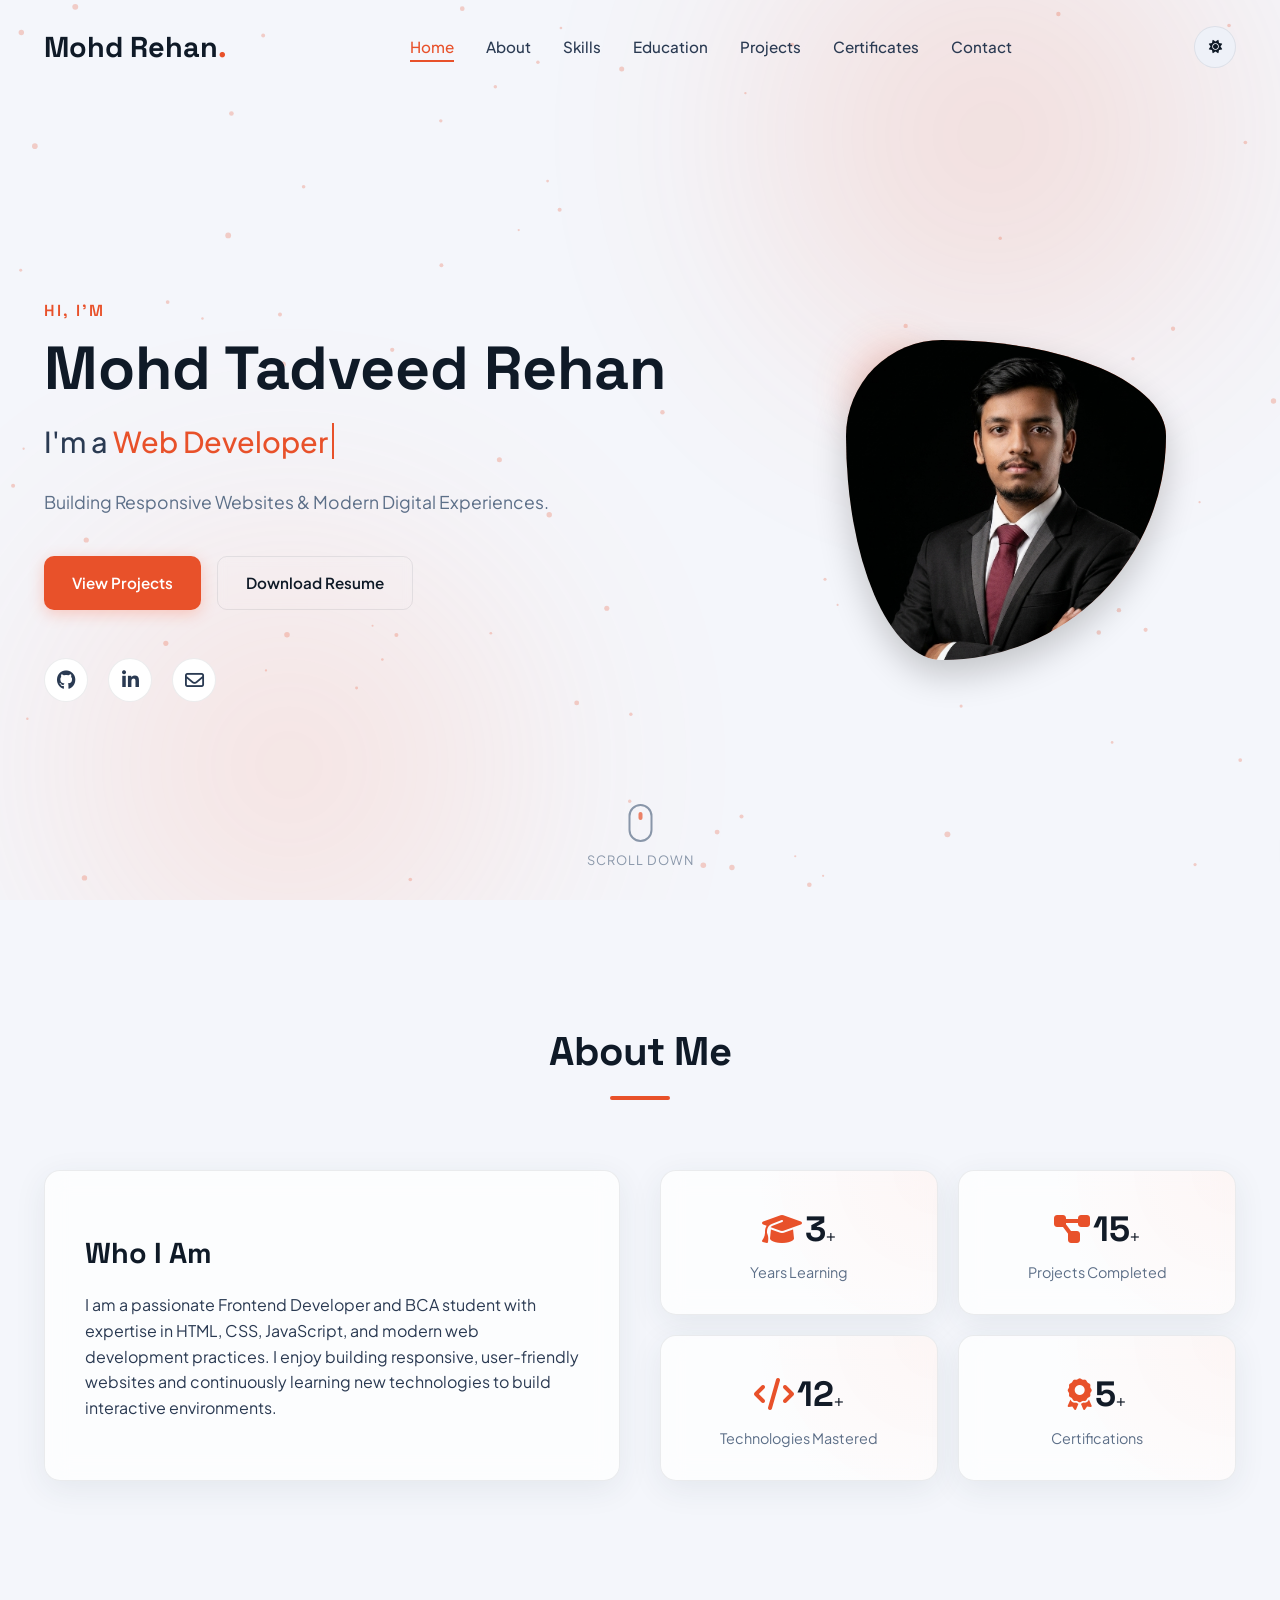
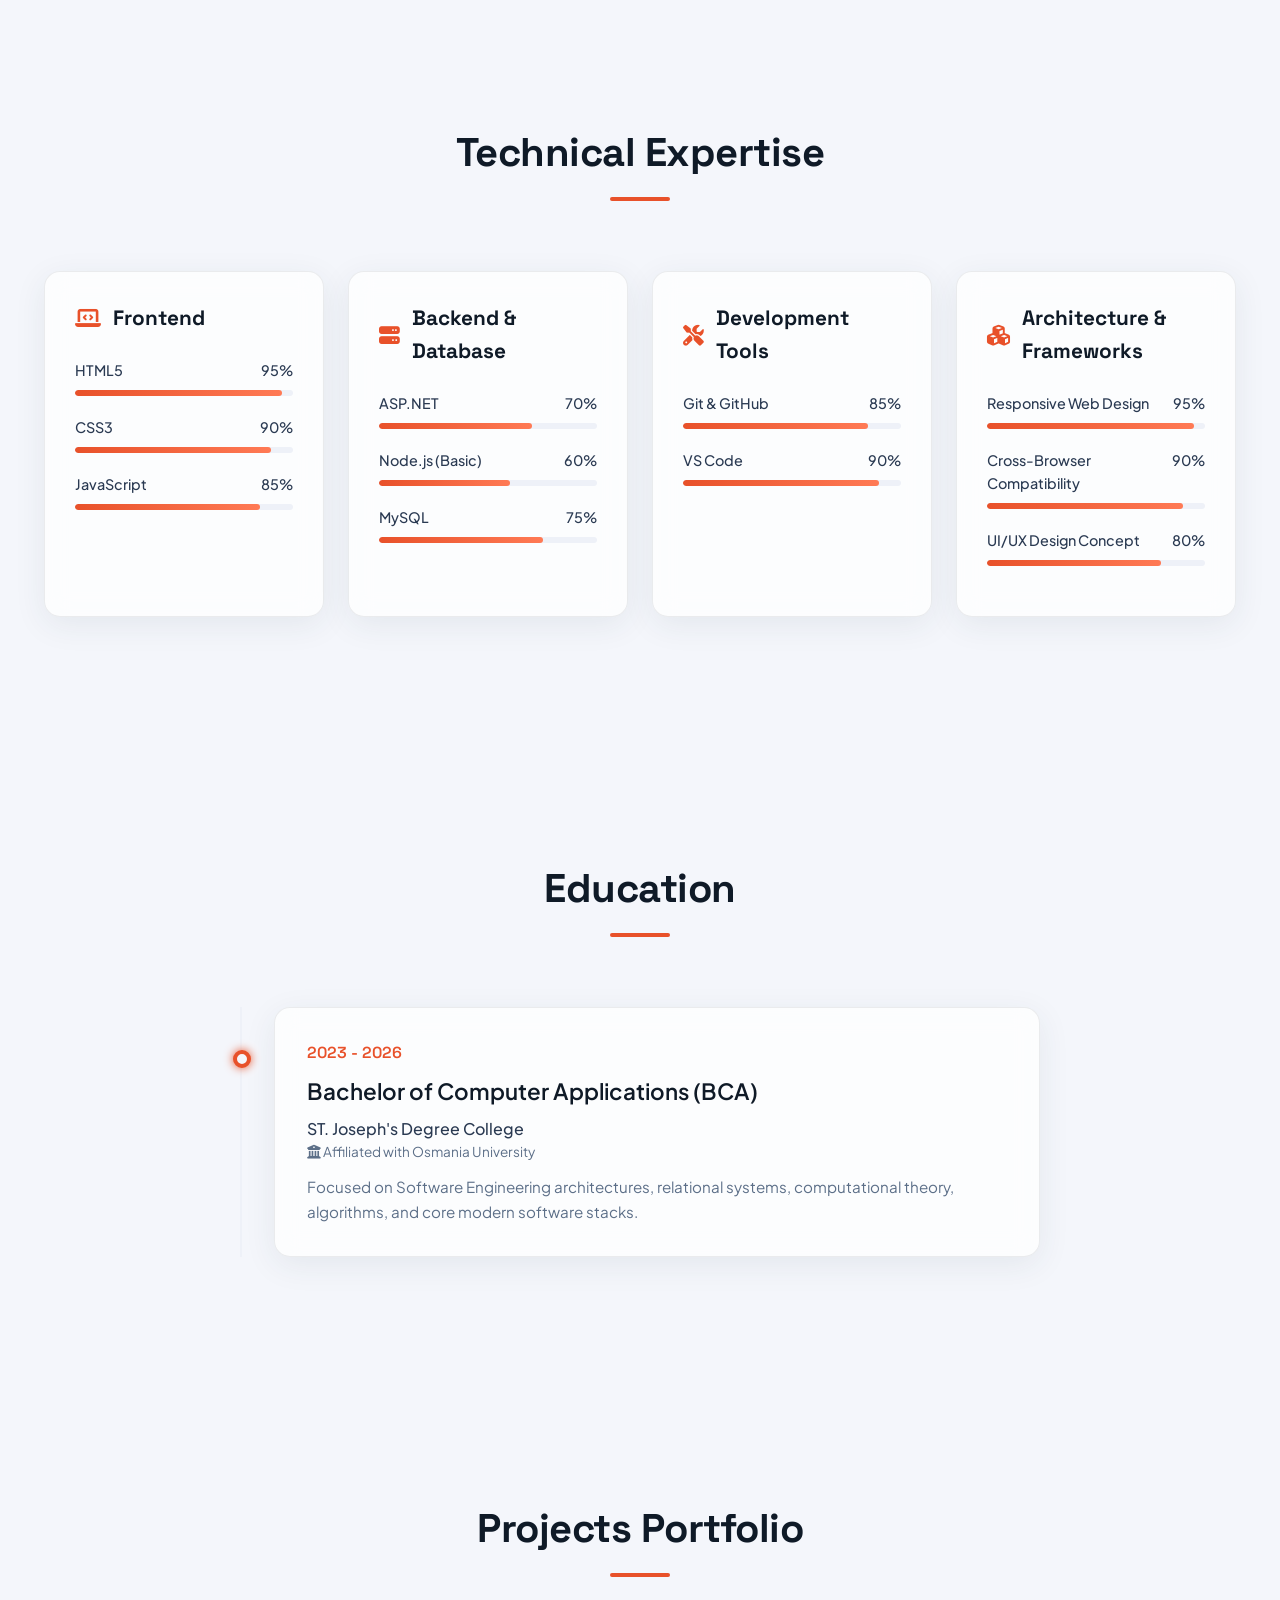
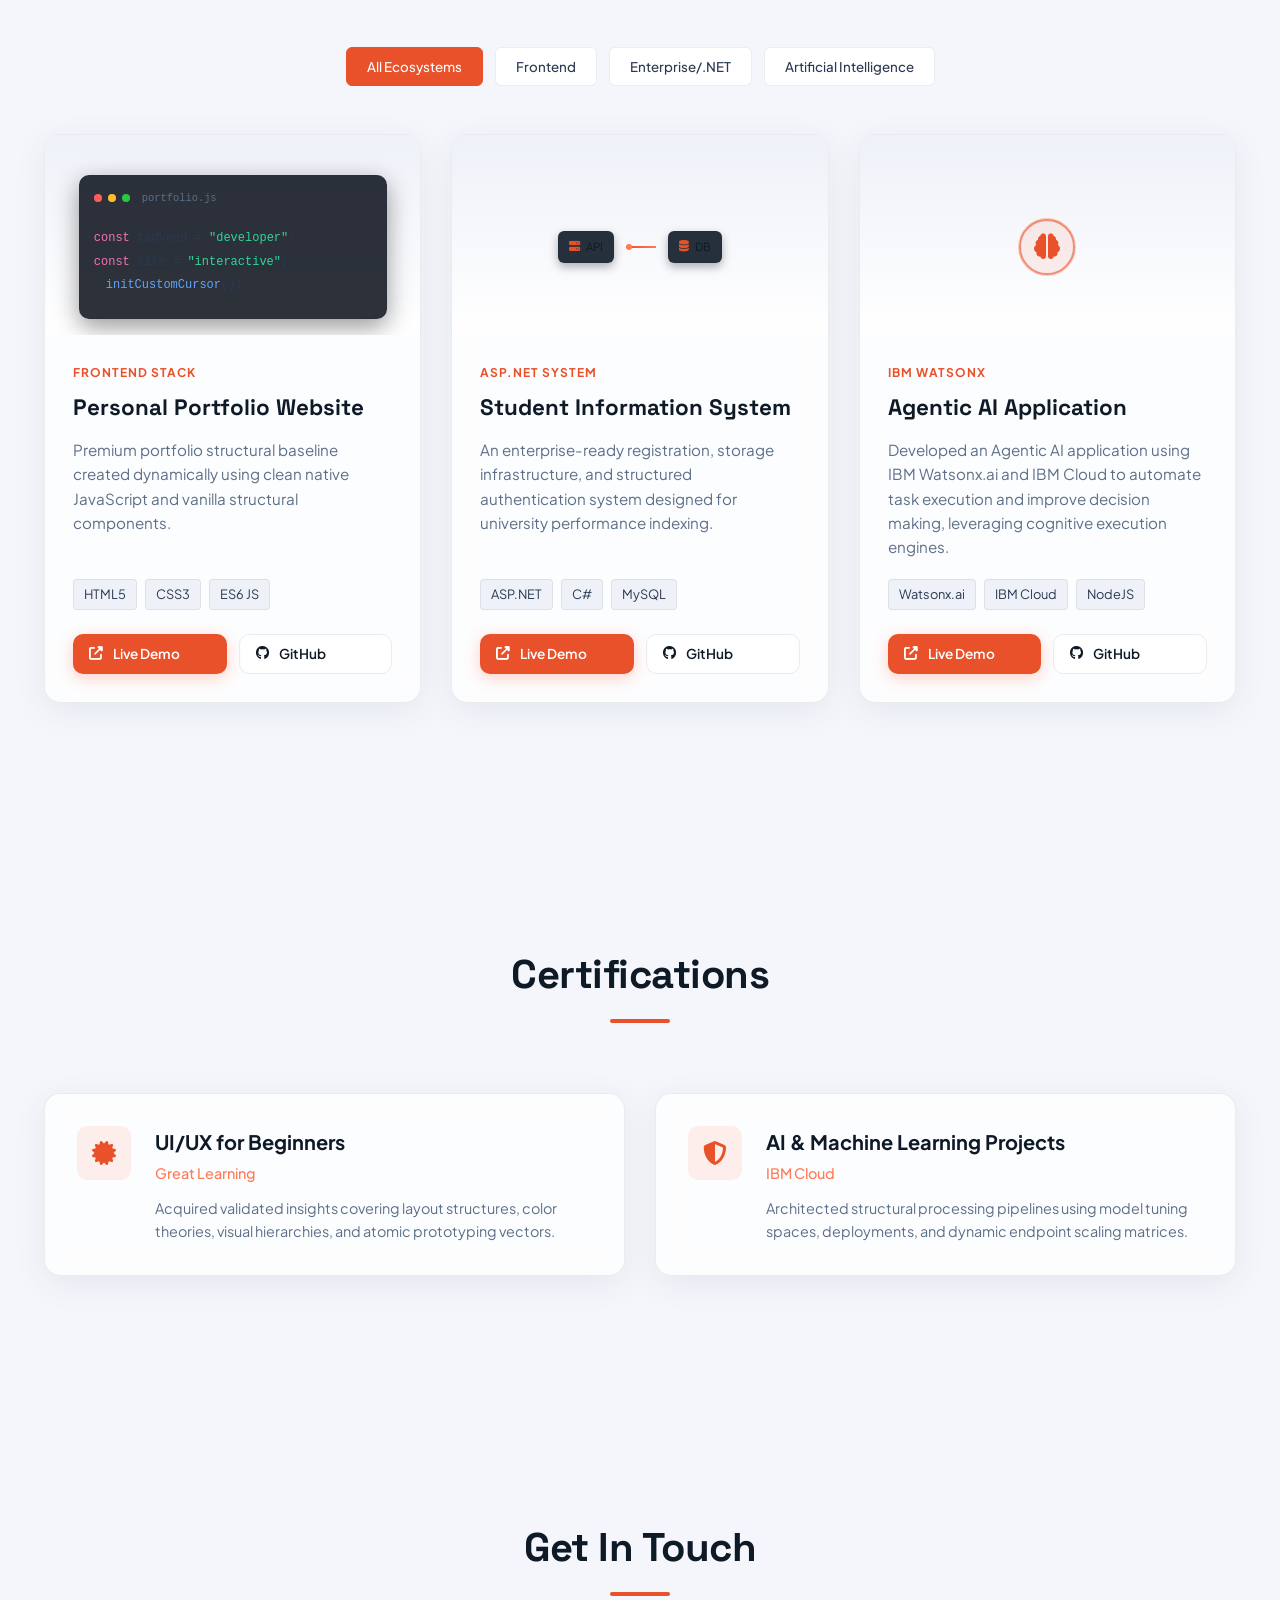
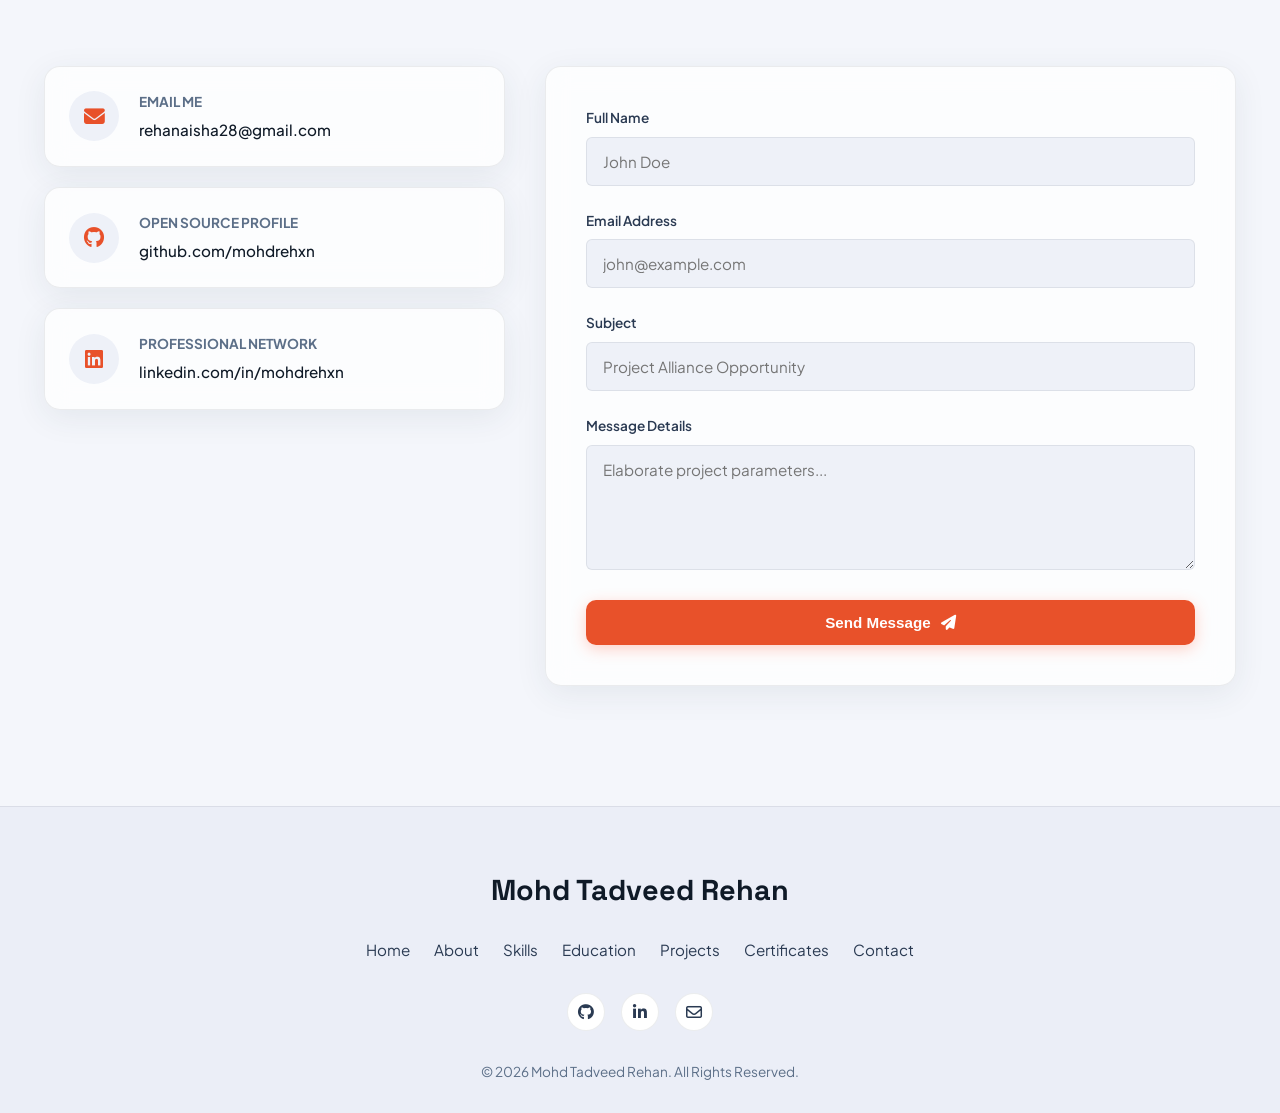
<file: index.html>
<!-- biome-ignore-all lint/a11y/useValidAnchor -->
<!doctype html>
<html lang="en">

<head>
  <meta charset="UTF-8" />
  <meta name="viewport" content="width=device-width, initial-scale=1.0" />
  <meta name="description"
    content="Mohd Tadveed Rehan - Premium Web Developer Portfolio. Frontend Developer, Web Developer, and BCA Student specialized in building responsive modern digital experiences." />
  <meta name="keywords"
    content="Mohd Tadveed Rehan, Web Developer, Frontend Developer, BCA Student, Portfolio, HTML, CSS, JavaScript, Responsive Design" />
  <meta name="author" content="Mohd Tadveed Rehan" />

  <!-- Open Graph / Facebook -->
  <meta property="og:type" content="website" />
  <meta property="og:url" content="https://portfolio-gamma-brown-76.vercel.app" />
  <meta property="og:title" content="Mohd Tadveed Rehan | Premium Web Developer Portfolio" />
  <meta property="og:description"
    content="Frontend Developer, Web Developer, and BCA Student specialized in building responsive modern digital experiences." />
  <meta property="og:image" content="assets/images/preview.png" />

  <!-- Twitter -->
  <meta property="twitter:card" content="summary_large_image" />
  <meta property="twitter:url" content="https://portfolio-gamma-brown-76.vercel.app" />
  <meta property="twitter:title" content="Mohd Tadveed Rehan | Premium Web Developer Portfolio" />
  <meta property="twitter:description"
    content="Frontend Developer, Web Developer, and BCA Student specialized in building responsive modern digital experiences." />
  <meta property="twitter:image" content="assets/images/preview.png" />

  <title>Mohd Tadveed Rehan | Portfolio</title>

  <!-- Custom SVG Favicon -->
  <link rel="icon" type="image/svg+xml"
    href="data:image/svg+xml,%3Csvg xmlns='http://www.w3.org/2000/svg' viewBox='0 0 100 100'%3E%3Crect width='100' height='100' rx='22' fill='%230a1220'/%3E%3Ctext y='.74em' x='15' font-size='56' font-family='monospace' font-weight='bold' fill='%23ff6b4a'%3EM%3C/text%3E%3Ctext y='.74em' x='50' font-size='56' font-family='monospace' font-weight='bold' fill='%23ff9473'%3ER%3C/text%3E%3C/svg%3E" />

  <link rel="stylesheet" href="https://cdnjs.cloudflare.com/ajax/libs/font-awesome/6.4.0/css/all.min.css" />

  <!-- Early theme init script to prevent layout flashes -->

  <!-- Main Stylesheet -->
  <style>
    /* ==========================================================================
   GLOBAL VARIABLES & IMPORTS
   ========================================================================== */
    @import url("https://fonts.googleapis.com/css2?family=Plus+Jakarta+Sans:wght@300;400;500;600;700;800&family=Space+Grotesk:wght@400;500;600;700&display=swap");

    :root {
      /* Color Tokens - Default Dark Mode Theme Base */
      --bg-primary: #060b12;
      --bg-secondary: #0a1220;
      --surface: #0f1a27;
      --surface-2: #14212f;
      --accent-primary: #ff6b4a;
      --accent-secondary: #ff9473;
      --text-primary: #f5f7fb;
      --text-secondary: #c8d3e3;
      --text-muted: #8a9ab5;

      /* Effects and Custom Engine Properties */
      --glass-border: rgba(255, 255, 255, 0.05);
      --glass-bg: rgba(15, 26, 39, 0.65);
      --shadow-main: rgba(2, 4, 7, 0.5);
      --radius-lg: 16px;
      --radius-md: 10px;
      --radius-sm: 6px;
      --font-heading: "Space Grotesk", sans-serif;
      --font-body: "Plus Jakarta Sans", sans-serif;
      --transition: all 0.4s cubic-bezier(0.16, 1, 0.3, 1);
    }

    /* Light Theme Variables Override mapping */
    [data-theme="light"] {
      --bg-primary: #f4f6fb;
      --bg-secondary: #ebeef7;
      --surface: #ffffff;
      --surface-2: #eef1f8;
      --accent-primary: #e8512a;
      --accent-secondary: #ff7a55;
      --text-primary: #0f1a27;
      --text-secondary: #2a3a52;
      --text-muted: #5c6f88;

      --glass-border: rgba(15, 26, 39, 0.08);
      --glass-bg: rgba(255, 255, 255, 0.75);
      --shadow-main: rgba(42, 58, 82, 0.08);
    }

    /* ==========================================================================
   RESET & SYSTEM CONTROLS
   ========================================================================== */
    *,
    *::before,
    *::after {
      box-sizing: border-box;
      margin: 0;
      padding: 0;
    }

    :focus-visible {
      outline: 2px solid var(--accent-primary);
      outline-offset: 3px;
    }

    html {
      scroll-behavior: smooth;
      font-size: 16px;
      overflow-x: hidden;
      overflow-y: auto;
    }

    /* Respect reduced motion while keeping anchor scrolling usable */
    @media (prefers-reduced-motion: reduce) {
      html {
        scroll-behavior: auto;
      }
    }

    body {
      background-color: var(--bg-primary);
      color: var(--text-primary);
      font-family: var(--font-body);
      line-height: 1.6;
      overflow-x: hidden;
      overflow-y: auto;
      transition:
        background-color 0.3s ease,
        color 0.3s ease;
    }

    a {
      color: inherit;
      text-decoration: none;
      transition: var(--transition);
    }

    ul {
      list-style: none;
    }

    img {
      max-width: 100%;
      display: block;
    }

    .container {
      width: 100%;
      max-width: 1240px;
      margin: 0 auto;
      padding: 0 24px;
    }

    .section-padding {
      padding: 120px 0;
    }

    /* Custom System Components */
    .glass-card {
      background: var(--glass-bg);
      -webkit-backdrop-filter: blur(12px);
      backdrop-filter: blur(12px);
      border: 1px solid var(--glass-border);
      border-radius: var(--radius-lg);
      box-shadow: 0 8px 32px 0 var(--shadow-main);
      transition: var(--transition);
    }

    /* ==========================================================================
   SCROLL BAR & CURSOR ANIMATION
   ========================================================================== */
    ::-webkit-scrollbar {
      width: 8px;
    }

    ::-webkit-scrollbar-track {
      background: var(--bg-primary);
    }

    ::-webkit-scrollbar-thumb {
      background: var(--surface-2);
      border-radius: 4px;
    }

    ::-webkit-scrollbar-thumb:hover {
      background: var(--accent-primary);
    }

    #scroll-progress {
      position: fixed;
      top: 0;
      left: 0;
      height: 4px;
      background: linear-gradient(90deg,
          var(--accent-primary),
          var(--accent-secondary));
      width: 0%;
      z-index: 9999;
      transition: width 0.1s linear;
    }

    /* .custom-cursor {
        width: 32px;
        height: 32px;
        border: 2px solid var(--accent-primary);
        border-radius: 50%;
        position: fixed;
        top: 0;
        left: 0;
        transform: translate(-50%, -50%);
        pointer-events: none;
        z-index: 10000;
        opacity: 0;
        transition:
          width 0.2s ease,
          height 0.2s ease,
          background-color 0.2s ease,
          opacity 0.3s ease;
      }

      .custom-cursor-dot {
        width: 6px;
        height: 6px;
        background-color: var(--accent-secondary);
        border-radius: 50%;
        position: fixed;
        top: 0;
        left: 0;
        transform: translate(-50%, -50%);
        pointer-events: none;
        z-index: 10001;
        opacity: 0;
        transition: opacity 0.3s ease;
      }

       When custom cursor is active, hide default mouse cursor 
      body.has-custom-cursor {
        cursor: none;
      }
      body.has-custom-cursor a,
      body.has-custom-cursor button,
      body.has-custom-cursor .filter-btn,
      body.has-custom-cursor .project-card {
        cursor: none;
      } */

    /* ==========================================================================
   NAVIGATION ENGINE
   ========================================================================== */
    .header {
      position: fixed;
      top: 0;
      left: 0;
      width: 100%;
      z-index: 1000;
      background: transparent;
      transition: var(--transition);
      padding: 24px 0;
    }

    .header.scrolled {
      padding: 14px 0;
      background: var(--glass-bg);
      -webkit-backdrop-filter: blur(16px);
      backdrop-filter: blur(16px);
      border-bottom: 1px solid var(--glass-border);
      box-shadow: 0 4px 20px rgba(0, 0, 0, 0.1);
    }

    .nav-container {
      display: flex;
      justify-content: space-between;
      align-items: center;
    }

    .logo {
      font-family: var(--font-heading);
      font-size: 1.8rem;
      font-weight: 700;
      color: var(--text-primary);
    }

    .logo span {
      color: var(--accent-primary);
    }

    .nav-list {
      display: flex;
      gap: 32px;
    }

    .nav-link {
      font-size: 0.95rem;
      font-weight: 500;
      color: var(--text-secondary);
      position: relative;
      padding: 6px 0;
    }

    .nav-link::after {
      content: "";
      position: absolute;
      bottom: 0;
      left: 0;
      width: 0;
      height: 2px;
      background: var(--accent-primary);
      transition: var(--transition);
    }

    .nav-link:hover,
    .nav-link.active {
      color: var(--accent-primary);
    }

    .nav-link:hover::after,
    .nav-link.active::after {
      width: 100%;
    }

    .nav-actions {
      display: flex;
      align-items: center;
      gap: 20px;
    }

    .theme-btn {
      background: var(--surface-2);
      border: 1px solid var(--glass-border);
      color: var(--text-primary);
      width: 42px;
      height: 42px;
      border-radius: 50%;
      cursor: pointer;
      display: flex;
      align-items: center;
      justify-content: center;
      transition: var(--transition);
    }

    .theme-btn:hover {
      color: var(--accent-primary);
      transform: rotate(15deg);
    }

    .hamburger {
      display: none;
      width: 42px;
      height: 42px;
      background: transparent;
      border: none;
      outline: none;
      cursor: pointer;
      flex-direction: column;
      justify-content: center;
      align-items: center;
      gap: 5px;
      padding: 0;
    }

    .hamburger .bar {
      display: block;
      width: 24px;
      height: 2px;
      background: var(--text-primary);
      border-radius: 999px;
      transition: all 0.3s ease;
    }

    @media (max-width: 992px) {
      .hamburger {
        display: flex;
      }
    }

    .hamburger.open .bar:nth-child(1) {
      transform: translateY(7px) rotate(45deg);
    }

    .hamburger.open .bar:nth-child(2) {
      opacity: 0;
    }

    .hamburger.open .bar:nth-child(3) {
      transform: translateY(-7px) rotate(-45deg);
    }

    /* ==========================================================================
   HERO FRAMEWORK (CANVAS & BG)
   ========================================================================== */
    .hero-section {
      min-height: 100vh;
      display: flex;
      align-items: center;
      position: relative;
      overflow: hidden;
      padding-top: 100px;
    }

    #particle-canvas {
      position: absolute;
      top: 0;
      left: 0;
      width: 100%;
      height: 100%;
      z-index: 1;
      pointer-events: none;
    }

    .gradient-blob {
      position: absolute;
      width: 450px;
      height: 450px;
      border-radius: 50%;
      filter: blur(130px);
      opacity: 0.15;
      z-index: 2;
      pointer-events: none;
      animation: blobAnimation 12s infinite alternate ease-in-out;
    }

    .blob-1 {
      background: var(--accent-primary);
      top: -10%;
      right: 5%;
    }

    .blob-2 {
      background: var(--accent-secondary);
      bottom: -10%;
      left: 5%;
      animation-delay: 4s;
    }

    .hero-container {
      display: grid;
      grid-template-columns: 1.2fr 0.8fr;
      gap: 40px;
      align-items: center;
      position: relative;
      z-index: 3;
    }

    .hero-content {
      display: flex;
      flex-direction: column;
    }

    .hero-greeting {
      color: var(--accent-primary);
      font-family: var(--font-heading);
      font-weight: 600;
      letter-spacing: 2px;
      text-transform: uppercase;
      margin-bottom: 12px;
    }

    .hero-title {
      font-family: var(--font-heading);
      font-size: 3.8rem;
      font-weight: 700;
      line-height: 1.1;
      margin-bottom: 16px;
    }

    .hero-subtitle {
      font-size: 1.8rem;
      font-weight: 500;
      color: var(--text-secondary);
      margin-bottom: 24px;
    }

    .typing-text {
      color: var(--accent-primary);
      border-right: 2px solid var(--accent-primary);
      padding-right: 4px;
      animation: blink 0.75s step-end infinite;
    }

    .hero-tagline {
      font-size: 1.1rem;
      color: var(--text-muted);
      max-width: 540px;
      margin-bottom: 40px;
    }

    /* Scroll Down Mouse Indicator */
    .scroll-indicator {
      position: absolute;
      bottom: 30px;
      left: 50%;
      transform: translateX(-50%);
      display: flex;
      flex-direction: column;
      align-items: center;
      gap: 8px;
      font-size: 0.8rem;
      color: var(--text-muted);
      letter-spacing: 1px;
      text-transform: uppercase;
      z-index: 10;
      pointer-events: none;
      opacity: 0.7;
      transition: var(--transition);
    }

    .scroll-indicator:hover {
      opacity: 1;
    }

    .scroll-indicator .mouse {
      width: 24px;
      height: 38px;
      border: 2px solid var(--text-muted);
      border-radius: 12px;
      position: relative;
    }

    .scroll-indicator .wheel {
      width: 4px;
      height: 8px;
      background-color: var(--accent-primary);
      border-radius: 2px;
      position: absolute;
      top: 6px;
      left: 50%;
      transform: translateX(-50%);
      animation: scrollWheel 1.6s infinite ease-in-out;
    }

    @keyframes scrollWheel {
      0% {
        top: 6px;
        opacity: 1;
      }

      100% {
        top: 22px;
        opacity: 0;
      }
    }

    /* Buttons Engine */
    .btn {
      display: inline-flex;
      align-items: center;
      gap: 10px;
      padding: 14px 28px;
      border-radius: var(--radius-md);
      font-weight: 600;
      font-size: 0.95rem;
      cursor: pointer;
      transition: var(--transition);
    }

    .btn-primary {
      background: var(--accent-primary);
      color: #ffffff;
      border: none;
      box-shadow: 0 4px 15px rgba(255, 107, 74, 0.3);
    }

    .btn-primary:hover {
      transform: translateY(-3px);
      box-shadow: 0 8px 25px rgba(255, 107, 74, 0.4);
    }

    .btn-secondary {
      background: transparent;
      color: var(--text-primary);
      border: 1px solid var(--glass-border);
      backdrop-filter: blur(4px);
    }

    .btn-secondary:hover {
      background: var(--surface-2);
      transform: translateY(-3px);
    }

    .btn-sm {
      padding: 8px 16px;
      font-size: 0.85rem;
    }

    .hero-cta {
      display: flex;
      gap: 16px;
      margin-bottom: 48px;
    }

    .hero-socials {
      display: flex;
      gap: 20px;
    }

    .hero-socials a {
      width: 44px;
      height: 44px;
      border-radius: 50%;
      background: var(--surface);
      border: 1px solid var(--glass-border);
      display: flex;
      align-items: center;
      justify-content: center;
      color: var(--text-secondary);
      font-size: 1.2rem;
    }

    .hero-socials a:hover {
      color: #ffffff;
      background: var(--accent-primary);
      transform: translateY(-5px);
    }

    /* Hero Illustration Geometry */
    .hero-image-container {
      display: flex;
      justify-content: center;
      align-items: center;
    }

    .hero-illustration {
      position: relative;
      width: 320px;
      height: 320px;
      border-radius: 30% 70% 70% 30% / 30% 30% 70% 70%;
      background: linear-gradient(45deg,
          var(--surface-2),
          var(--accent-primary));
      animation: liquidMorph 8s ease-in-out infinite alternate;
      box-shadow: 0 15px 35px rgba(0, 0, 0, 0.2);
    }

    .grid-overlay {
      position: absolute;
      width: 100%;
      height: 100%;
      border-radius: inherit;
      background-image: url("assets/images/profile.png");
      background-repeat: no-repeat;
      background-position: center;
      background-size: cover;
      z-index: 1;
    }

    /* Empty Sphere Styling - Glow effect behind morphing profile blob */
    .sphere {
      position: absolute;
      width: 140px;
      height: 140px;
      background: radial-gradient(circle,
          rgba(255, 107, 74, 0.45) 0%,
          transparent 70%);
      border-radius: 50%;
      top: -20px;
      left: -20px;
      filter: blur(15px);
      opacity: 0.7;
      animation: floatSphere 6s ease-in-out infinite alternate;
      z-index: -1;
    }

    @keyframes floatSphere {
      0% {
        transform: translateY(0) scale(1);
      }

      100% {
        transform: translateY(-15px) scale(1.1);
      }
    }

    /* ==========================================================================
   SECTIONS ARCHITECTURE (GLOBAL COMPONENT SETUP)
   ========================================================================== */
    .section-header {
      text-align: center;
      margin-bottom: 70px;
    }

    .section-title {
      font-family: var(--font-heading);
      font-size: 2.5rem;
      font-weight: 700;
      letter-spacing: -0.5px;
      margin-bottom: 12px;
    }

    .title-line {
      width: 60px;
      height: 4px;
      background: var(--accent-primary);
      margin: 0 auto;
      border-radius: 2px;
    }

    .section {
      position: relative;
      z-index: 5;
      scroll-margin-top: 100px;
    }

    /* About Layout Mechanics */
    .about-grid {
      display: grid;
      grid-template-columns: 1fr 1fr;
      gap: 40px;
    }

    .about-text-card {
      padding: 40px;
      display: flex;
      flex-direction: column;
      justify-content: center;
    }

    .about-text-card h3 {
      font-family: var(--font-heading);
      font-size: 1.8rem;
      margin-bottom: 16px;
    }

    .about-text-card p {
      color: var(--text-secondary);
    }

    .stats-grid {
      display: grid;
      grid-template-columns: 1fr 1fr;
      gap: 20px;
    }

    .stat-card {
      padding: 30px;
      text-align: center;
      position: relative;
      overflow: hidden;
    }

    .stat-card:hover {
      transform: translateY(-5px);
      border-color: var(--accent-primary);
    }

    .stat-card::after {
      content: "";
      position: absolute;
      top: 0;
      left: 0;
      width: 100%;
      height: 100%;
      background: radial-gradient(circle at top right,
          rgba(255, 107, 74, 0.05),
          transparent 60%);
      pointer-events: none;
    }

    .stat-icon {
      font-size: 2rem;
      color: var(--accent-primary);
      margin-bottom: 12px;
      transition: var(--transition);
    }

    .stat-card:hover .stat-icon {
      transform: translateY(-4px) scale(1.1);
    }

    .stat-number {
      font-family: var(--font-heading);
      font-size: 2.2rem;
      font-weight: 700;
      display: inline-block;
    }

    .stat-label {
      font-size: 0.9rem;
      color: var(--text-muted);
      margin-top: 4px;
    }

    /* ==========================================================================
   SKILLS PROGRESS MATRIX
   ========================================================================== */
    .skills-grid {
      display: grid;
      grid-template-columns: repeat(auto-fit, minmax(280px, 1fr));
      gap: 24px;
    }

    .skill-category {
      padding: 30px;
    }

    .skill-category h3 {
      font-family: var(--font-heading);
      font-size: 1.3rem;
      margin-bottom: 24px;
      display: flex;
      align-items: center;
      gap: 12px;
      color: var(--text-primary);
    }

    .skill-category h3 i {
      color: var(--accent-primary);
    }

    .skill-item {
      margin-bottom: 20px;
    }

    .skill-info {
      display: flex;
      justify-content: space-between;
      font-size: 0.9rem;
      font-weight: 500;
      margin-bottom: 8px;
      color: var(--text-secondary);
    }

    .progress-bar {
      width: 100%;
      height: 6px;
      background: var(--surface-2);
      border-radius: 3px;
      overflow: hidden;
    }

    .progress-fill {
      width: 0%;
      height: 100%;
      background: linear-gradient(90deg,
          var(--accent-primary),
          var(--accent-secondary));
      border-radius: 3px;
      transition: width 1.5s cubic-bezier(0.1, 1, 0.1, 1);
    }

    /* ==========================================================================
   EDUCATION TIMELINE ENGINE
   ========================================================================== */
    .timeline {
      max-width: 800px;
      margin: 0 auto;
      position: relative;
      border-left: 2px solid var(--surface-2);
      padding-left: 32px;
    }

    .timeline-item {
      padding: 32px;
      position: relative;
    }

    .timeline-dot {
      position: absolute;
      left: -42px;
      top: 42px;
      width: 18px;
      height: 18px;
      background: var(--bg-primary);
      border: 4px solid var(--accent-primary);
      border-radius: 50%;
      box-shadow: 0 0 10px var(--accent-primary);
    }

    .timeline-date {
      font-family: var(--font-heading);
      color: var(--accent-primary);
      font-weight: 600;
      margin-bottom: 8px;
    }

    .timeline-title {
      font-size: 1.4rem;
      font-weight: 600;
      margin-bottom: 6px;
    }

    .timeline-institution {
      font-size: 1rem;
      font-weight: 500;
      color: var(--text-secondary);
    }

    .timeline-university {
      font-size: 0.85rem;
      color: var(--text-muted);
      margin-bottom: 12px;
    }

    .timeline-desc {
      font-size: 0.95rem;
      color: var(--text-muted);
    }

    /* ==========================================================================
   PROJECTS MATRIX & GRID FILTERS
   ========================================================================== */
    .project-filters {
      display: flex;
      justify-content: center;
      gap: 12px;
      margin-bottom: 48px;
      flex-wrap: wrap;
    }

    .filter-btn {
      background: var(--surface);
      border: 1px solid var(--glass-border);
      color: var(--text-secondary);
      padding: 10px 20px;
      border-radius: var(--radius-sm);
      cursor: pointer;
      font-family: var(--font-body);
      font-weight: 500;
      transition: var(--transition);
    }

    .filter-btn:hover,
    .filter-btn.active {
      background: var(--accent-primary);
      color: #ffffff;
      border-color: var(--accent-primary);
    }

    .projects-grid {
      display: grid;
      grid-template-columns: repeat(auto-fit, minmax(340px, 1fr));
      gap: 30px;
    }

    .project-card {
      overflow: hidden;
      display: flex;
      flex-direction: column;
      height: 100%;
      position: relative;
      z-index: 1;
    }

    .project-card:hover {
      transform: translateY(-8px);
      box-shadow: 0 12px 40px rgba(0, 0, 0, 0.3);
      border-color: rgba(255, 107, 74, 0.2);
    }

    /* Spotlight Mouse Glow Hover Layer */
    .project-card::before {
      content: "";
      position: absolute;
      top: 0;
      left: 0;
      right: 0;
      bottom: 0;
      background: radial-gradient(350px circle at var(--mouse-x, 0) var(--mouse-y, 0),
          rgba(255, 107, 74, 0.08),
          transparent 80%);
      pointer-events: none;
      z-index: 2;
      opacity: 0;
      transition: opacity 0.4s ease;
    }

    .project-card:hover::before {
      opacity: 1;
    }

    .project-img-wrapper {
      position: relative;
      width: 100%;
      height: 200px;
      background: var(--surface-2);
      overflow: hidden;
    }

    /* Modern Vector Mockups Inside Projects */
    .project-placeholder-img {
      width: 100%;
      height: 100%;
      display: flex;
      align-items: center;
      justify-content: center;
      position: relative;
      background: var(--surface-2);
      overflow: hidden;
    }

    .project-placeholder-img::after {
      content: "";
      position: absolute;
      width: 100%;
      height: 100%;
      background: linear-gradient(0deg, var(--surface) 0%, transparent 100%);
      bottom: 0;
      left: 0;
      z-index: 1;
    }

    /* Abstract Mockup Windows styling replacing simple icons */
    .project-mockup {
      width: 82%;
      height: 72%;
      background: rgba(8, 14, 24, 0.85);
      border: 1px solid var(--glass-border);
      border-radius: var(--radius-md);
      box-shadow: 0 8px 24px rgba(0, 0, 0, 0.4);
      font-family: "Courier New", Courier, monospace;
      padding: 14px;
      display: flex;
      flex-direction: column;
      gap: 8px;
      font-size: 0.75rem;
      color: var(--text-secondary);
      transform: translateY(12px);
      transition: transform 0.4s cubic-bezier(0.16, 1, 0.3, 1);
      z-index: 2;
      box-sizing: border-box;
    }

    .project-card:hover .project-mockup {
      transform: translateY(2px) scale(1.02);
    }

    /* Code Editor mockup styles */
    .code-editor .editor-header {
      display: flex;
      align-items: center;
      gap: 6px;
      border-bottom: 1px solid var(--glass-border);
      padding-bottom: 8px;
      width: 100%;
    }

    .code-editor .editor-header .dot {
      width: 8px;
      height: 8px;
      border-radius: 50%;
      display: inline-block;
    }

    .code-editor .editor-header .dot.red {
      background: #ff5f56;
    }

    .code-editor .editor-header .dot.yellow {
      background: #ffbd2e;
    }

    .code-editor .editor-header .dot.green {
      background: #27c93f;
    }

    .code-editor .editor-header .file-name {
      margin-left: 6px;
      font-size: 0.65rem;
      color: var(--text-muted);
    }

    .code-editor .editor-body {
      display: flex;
      flex-direction: column;
      gap: 4px;
      padding-top: 6px;
      text-align: left;
    }

    .code-editor .code-line {
      white-space: nowrap;
    }

    .code-editor .code-line .keyword {
      color: #f472b6;
    }

    .code-editor .code-line .string {
      color: #34d399;
    }

    .code-editor .code-line .function {
      color: #60a5fa;
    }

    .code-editor .code-line.indent {
      padding-left: 12px;
    }

    /* Database Schematic Mockup */
    .database-nodes {
      display: flex;
      flex-direction: row;
      align-items: center;
      justify-content: center;
      gap: 12px;
      background: transparent;
      border: none;
      box-shadow: none;
      height: 100%;
    }

    .database-nodes .node {
      background: rgba(15, 26, 39, 0.9);
      border: 1px solid var(--glass-border);
      border-radius: var(--radius-sm);
      padding: 6px 10px;
      display: flex;
      align-items: center;
      gap: 6px;
      font-family: var(--font-body);
      font-size: 0.7rem;
      color: var(--text-primary);
      box-shadow: 0 4px 10px rgba(0, 0, 0, 0.3);
    }

    .database-nodes .node i {
      color: var(--accent-primary);
    }

    .database-nodes .node-line {
      height: 2px;
      width: 30px;
      background: linear-gradient(90deg,
          var(--accent-primary),
          var(--accent-secondary));
      position: relative;
    }

    .database-nodes .node-line::after {
      content: "";
      position: absolute;
      width: 6px;
      height: 6px;
      border-radius: 50%;
      background: var(--accent-secondary);
      top: -2px;
      left: 0;
      animation: pulseLine 2s infinite linear;
    }

    @keyframes pulseLine {
      0% {
        left: 0;
        opacity: 1;
      }

      100% {
        left: 100%;
        opacity: 0;
      }
    }

    /* AI Neural Mockup */
    .ai-neural {
      display: flex;
      align-items: center;
      justify-content: center;
      background: transparent;
      border: none;
      box-shadow: none;
      height: 100%;
    }

    .ai-neural .neural-nodes {
      position: relative;
      background: rgba(255, 107, 74, 0.1);
      color: var(--accent-primary);
      width: 58px;
      height: 58px;
      border-radius: 50%;
      display: flex;
      align-items: center;
      justify-content: center;
      font-size: 1.6rem;
      border: 1px solid rgba(255, 107, 74, 0.3);
    }

    .ai-neural .pulse-ring {
      position: absolute;
      border: 2px solid var(--accent-primary);
      border-radius: 50%;
      width: 100%;
      height: 100%;
      animation: pulseRing 2s cubic-bezier(0.215, 0.61, 0.355, 1) infinite;
      opacity: 0.6;
    }

    @keyframes pulseRing {
      0% {
        transform: scale(0.8);
        opacity: 0.8;
      }

      100% {
        transform: scale(1.6);
        opacity: 0;
      }
    }

    .project-info {
      padding: 28px;
      display: flex;
      flex-direction: column;
      flex-grow: 1;
      z-index: 3;
    }

    .project-tag {
      font-size: 0.75rem;
      text-transform: uppercase;
      letter-spacing: 1px;
      color: var(--accent-primary);
      font-weight: 700;
      margin-bottom: 8px;
    }

    .project-info h3 {
      font-family: var(--font-heading);
      font-size: 1.4rem;
      margin-bottom: 12px;
    }

    .project-info p {
      color: var(--text-muted);
      font-size: 0.95rem;
      margin-bottom: 20px;
      flex-grow: 1;
    }

    .project-tech {
      display: flex;
      flex-wrap: wrap;
      gap: 8px;
      margin-bottom: 24px;
    }

    .project-tech span {
      background: var(--surface-2);
      border: 1px solid var(--glass-border);
      padding: 4px 10px;
      border-radius: 4px;
      font-size: 0.8rem;
      color: var(--text-secondary);
    }

    .project-links {
      display: grid;
      grid-template-columns: 1fr 1fr;
      gap: 12px;
    }

    /* Project Cards Animation States for Filtering */
    .project-card.hide {
      opacity: 0;
      transform: scale(0.92);
      pointer-events: none;
      transition:
        opacity 0.3s ease,
        transform 0.3s ease;
    }

    .project-card.show {
      opacity: 1;
      transform: scale(1);
      transition:
        opacity 0.3s ease,
        transform 0.3s ease;
    }

    /* ==========================================================================
   CERTIFICATIONS & SERVICES STRUCTURAL BLOCKS
   ========================================================================== */
    .certifications-grid {
      display: grid;
      grid-template-columns: 1fr 1fr;
      gap: 30px;
    }

    .cert-card {
      padding: 32px;
      display: flex;
      gap: 24px;
      align-items: flex-start;
    }

    .cert-card:hover {
      border-color: var(--accent-primary);
      transform: scale(1.01);
    }

    .cert-icon-wrapper {
      background: rgba(255, 107, 74, 0.1);
      color: var(--accent-primary);
      width: 54px;
      height: 54px;
      border-radius: var(--radius-md);
      display: flex;
      align-items: center;
      justify-content: center;
      font-size: 1.5rem;
      flex-shrink: 0;
    }

    .cert-card h3 {
      font-size: 1.25rem;
      margin-bottom: 4px;
    }

    .cert-provider {
      color: var(--accent-secondary);
      font-weight: 500;
      font-size: 0.9rem;
      margin-bottom: 12px;
    }

    .cert-details {
      color: var(--text-muted);
      font-size: 0.9rem;
    }

    /* Services Design Scheme */
    .services-grid {
      display: grid;
      grid-template-columns: repeat(auto-fit, minmax(240px, 1fr));
      gap: 24px;
    }

    .service-card {
      padding: 40px 30px;
      text-align: center;
    }

    .service-card:hover {
      transform: translateY(-5px);
      border-color: var(--accent-primary);
      background: var(--surface-2);
    }

    .service-icon {
      font-size: 2.5rem;
      color: var(--accent-primary);
      margin-bottom: 20px;
      transition: var(--transition);
    }

    .service-card:hover .service-icon {
      transform: scale(1.1) rotate(5deg);
    }

    .service-card h3 {
      font-family: var(--font-heading);
      font-size: 1.3rem;
      margin-bottom: 12px;
    }

    .service-card p {
      color: var(--text-muted);
      font-size: 0.9rem;
    }

    /* ==========================================================================
   CONTACT DISPATCH INTERACTIVE DESIGN
   ========================================================================== */
    .contact-grid {
      display: grid;
      grid-template-columns: 0.8fr 1.2fr;
      gap: 40px;
    }

    .contact-info-panel {
      display: flex;
      flex-direction: column;
      gap: 20px;
    }

    .contact-card-item {
      padding: 24px;
      display: flex;
      align-items: center;
      gap: 20px;
    }

    .contact-card-item:hover {
      transform: translateX(5px);
      border-color: var(--accent-primary);
    }

    .contact-card-item i {
      width: 50px;
      height: 50px;
      background: var(--surface-2);
      color: var(--accent-primary);
      border-radius: 50%;
      display: flex;
      align-items: center;
      justify-content: center;
      font-size: 1.3rem;
      transition: var(--transition);
    }

    .contact-card-item:hover i {
      background: var(--accent-primary);
      color: #ffffff;
    }

    .contact-card-item h4 {
      font-size: 0.85rem;
      text-transform: uppercase;
      color: var(--text-muted);
      margin-bottom: 4px;
    }

    .contact-card-item a {
      color: var(--text-primary);
      font-weight: 500;
      font-size: 0.95rem;
    }

    .contact-card-item a:hover {
      color: var(--accent-primary);
    }

    .contact-form-wrapper {
      padding: 40px;
    }

    .form-group {
      margin-bottom: 24px;
      position: relative;
    }

    .form-group label {
      display: block;
      font-size: 0.85rem;
      font-weight: 600;
      margin-bottom: 8px;
      color: var(--text-secondary);
    }

    .form-group input,
    .form-group textarea {
      width: 100%;
      background: var(--surface-2);
      border: 1px solid var(--glass-border);
      border-radius: var(--radius-sm);
      padding: 14px 16px;
      color: var(--text-primary);
      font-family: var(--font-body);
      font-size: 0.95rem;
      transition: var(--transition);
    }

    .form-group input:focus,
    .form-group textarea:focus {
      outline: none;
      border-color: var(--accent-primary);
      box-shadow: 0 0 10px rgba(255, 107, 74, 0.15);
    }

    .form-group.error input,
    .form-group.error textarea {
      border-color: #ef4444;
      box-shadow: 0 0 10px rgba(239, 68, 68, 0.1);
    }

    .error-msg {
      position: absolute;
      bottom: -18px;
      left: 0;
      font-size: 0.75rem;
      color: #ef4444;
      display: none;
    }

    .form-group.error .error-msg {
      display: block;
    }

    .btn-block {
      width: 100%;
      justify-content: center;
    }

    /* ==========================================================================
   FOOTER ARCHITECTURE
   ========================================================================== */
    .footer {
      background: var(--bg-secondary);
      border-top: 1px solid var(--glass-border);
      padding: 60px 0 30px 0;
      text-align: center;
    }

    .footer-content {
      display: flex;
      flex-direction: column;
      align-items: center;
    }

    .footer .logo {
      margin-bottom: 24px;
    }

    .footer-links {
      display: flex;
      gap: 24px;
      margin-bottom: 30px;
      flex-wrap: wrap;
      justify-content: center;
    }

    .footer-links a {
      color: var(--text-secondary);
      font-size: 0.95rem;
    }

    .footer-links a:hover {
      color: var(--accent-primary);
    }

    .footer-socials {
      display: flex;
      gap: 16px;
      margin-bottom: 30px;
    }

    .footer-socials a {
      width: 38px;
      height: 38px;
      border-radius: 50%;
      background: var(--surface);
      border: 1px solid var(--glass-border);
      display: flex;
      align-items: center;
      justify-content: center;
      color: var(--text-secondary);
    }

    .footer-socials a:hover {
      background: var(--accent-primary);
      color: #ffffff;
    }

    .copyright {
      font-size: 0.85rem;
      color: var(--text-muted);
    }

    /* Back to Top Design */
    #back-to-top {
      position: fixed;
      bottom: 30px;
      right: -60px;
      width: 46px;
      height: 46px;
      border-radius: var(--radius-sm);
      background: var(--accent-primary);
      color: #ffffff;
      border: none;
      cursor: pointer;
      display: flex;
      align-items: center;
      justify-content: center;
      font-size: 1.1rem;
      z-index: 999;
      box-shadow: 0 4px 15px rgba(0, 0, 0, 0.2);
      transition: var(--transition);
    }

    #back-to-top.visible {
      right: 30px;
    }

    #back-to-top:hover {
      transform: translateY(-3px);
    }

    /* ==========================================================================
   ENGINE MECHANICS (SCROLL TRANSITIONS & ANIMATIONS)
   ========================================================================== */
    .scroll-reveal {
      opacity: 0;
      transform: translateY(30px);
      transition:
        opacity 0.8s cubic-bezier(0.16, 1, 0.3, 1),
        transform 0.8s cubic-bezier(0.16, 1, 0.3, 1);
    }

    .scroll-reveal.revealed {
      opacity: 1;
      transform: translateY(0);
    }

    @keyframes blink {
      50% {
        border-color: transparent;
      }
    }

    @keyframes blobAnimation {
      0% {
        transform: translate(0, 0) scale(1);
      }

      100% {
        transform: translate(40px, -60px) scale(1.15);
      }
    }

    @keyframes liquidMorph {
      0% {
        border-radius: 30% 70% 70% 30% / 30% 30% 70% 70%;
      }

      100% {
        border-radius: 65% 35% 45% 55% / 55% 55% 35% 45%;
      }
    }

    /* ==========================================================================
   RESPONSIVE DESIGN ADAPTABILITY (MOBILE FIRST COMPLIANT)
   ========================================================================== */
    @media (max-width: 992px) {
      .hero-container {
        grid-template-columns: 1fr;
        text-align: center;
        gap: 50px;
      }

      .hero-content {
        display: flex;
        flex-direction: column;
        align-items: center;
      }

      .hero-title {
        font-size: 3rem;
      }

      .about-grid {
        grid-template-columns: 1fr;
      }

      .certifications-grid {
        grid-template-columns: 1fr;
      }

      .section-padding {
        padding: 80px 0;
      }

      /* .custom-cursor,
        .custom-cursor-dot {
          display: none !important;
        } */

      .hamburger {
        display: flex;
      }

      .nav-menu {
        position: fixed;
        top: 70px;
        left: 0;
        width: 100%;
        padding: 20px 0;
        background: var(--bg-secondary);
        backdrop-filter: blur(15px);
        border-bottom: 1px solid var(--glass-border);
        transform: translateY(-150%);
        transition:
          transform 0.3s ease,
          opacity 0.3s ease,
          visibility 0.3s ease;
        z-index: 999;
        visibility: hidden;
        opacity: 0;
      }

      .nav-menu.open {
        visibility: visible;
        opacity: 1;
        transform: translateY(0);
      }

      .nav-list {
        flex-direction: column;
        align-items: center;
        gap: 24px;
      }

      .hamburger.open .bar:nth-child(1) {
        transform: translateY(8px) rotate(45deg);
      }

      .hamburger.open .bar:nth-child(2) {
        opacity: 0;
      }

      .hamburger.open .bar:nth-child(3) {
        transform: translateY(-8px) rotate(-45deg);
      }

      .contact-grid {
        grid-template-columns: 1fr;
      }
    }

    @media (max-width: 768px) {
      .hero-section {
        min-height: 100vh;
        padding-top: 120px;
        padding-bottom: 60px;
      }

      .hero-container {
        gap: 30px;
      }

      .hero-illustration {
        width: 220px;
        height: 220px;
      }

      .hero-title {
        font-size: 2rem;
      }

      .hero-subtitle {
        font-size: 1.2rem;
      }

      .hero-cta {
        flex-direction: column;
        width: 100%;
      }

      .hero-cta .btn {
        width: 100%;
        justify-content: center;
      }

      .cert-card {
        flex-direction: column;
        align-items: flex-start;
        gap: 16px;
        padding: 24px;
      }

      .cert-icon-wrapper {
        width: 50px;
        height: 50px;
      }

      .cert-card h3 {
        font-size: 1.2rem;
        line-height: 1.4;
        margin-bottom: 8px;
      }

      .cert-provider {
        display: block;
        margin-bottom: 10px;
      }

      .cert-details {
        line-height: 1.8;
        word-break: break-word;
      }

      .scroll-indicator {
        display: none;
      }
    }
  </style>
</head>

<body>
  <div id="scroll-progress"></div>

  <!-- <div class="custom-cursor"></div>
    <div class="custom-cursor-dot"></div> -->

  <header class="header">
    <div class="nav-container container">
      <a href="#home" class="logo">Mohd Rehan<span>.</span></a>

      <nav class="nav-menu" id="nav-menu">
        <ul class="nav-list">
          <li><a href="#home" class="nav-link active">Home</a></li>
          <li><a href="#about" class="nav-link">About</a></li>
          <li><a href="#skills" class="nav-link">Skills</a></li>
          <li><a href="#education" class="nav-link">Education</a></li>
          <li><a href="#projects" class="nav-link">Projects</a></li>
          <li><a href="#certificates" class="nav-link">Certificates</a></li>
          <!-- <li><a href="#services" class="nav-link">Services</a></li> -->
          <li><a href="#contact" class="nav-link">Contact</a></li>
        </ul>
      </nav>

      <div class="nav-actions">
        <button id="theme-toggle" type="button" aria-label="Toggle theme" class="theme-btn">
          <i class="fas fa-moon"></i>
        </button>
        <button class="hamburger" id="hamburger" aria-label="Menu" type="button">
          <span class="bar"></span>
          <span class="bar"></span>
          <span class="bar"></span>
        </button>
      </div>
    </div>
  </header>

  <main>
    <section id="home" class="hero-section">
      <canvas id="particle-canvas"></canvas>
      <div class="gradient-blob blob-1"></div>
      <div class="gradient-blob blob-2"></div>

      <div class="container hero-container">
        <div class="hero-content">
          <p class="hero-greeting">Hi, I'm</p>
          <h1 class="hero-title">Mohd Tadveed Rehan</h1>
          <h2 class="hero-subtitle">
            I'm a
            <span class="typing-text" data-words="[&quot;Web Developer&quot;,&quot;Web Designer&quot;,&quot;BCA Student&quot;]"></span>
          </h2>
          <p class="hero-tagline">
            Building Responsive Websites & Modern Digital Experiences.
          </p>

          <div class="hero-cta">
            <a href="#projects" class="btn btn-primary">View Projects</a>
            <a href="assets/Mohd%20Rehan%20Resume.docx" class="btn btn-secondary">Download Resume</a>
          </div>

          <div class="hero-socials">
            <a href="https://github.com/mohdrehxn" target="_blank" rel="noopener" aria-label="GitHub"><i
                class="fab fa-github"></i></a>
            <a href="https://linkedin.com/in/mohdrehxn" target="_blank" rel="noopener" aria-label="LinkedIn"><i
                class="fab fa-linkedin-in"></i></a>
            <a href="mailto:rehanaisha28@gmail.com" aria-label="Email"><i class="far fa-envelope"></i></a>
          </div>
        </div>

        <div class="hero-image-container">
          <div class="hero-illustration">
            <div class="grid-overlay"></div>
            <div class="sphere"></div>
          </div>
        </div>
      </div>

      <!-- Scroll Indicator -->
      <div class="scroll-indicator">
        <div class="mouse">
          <div class="wheel"></div>
        </div>
        <span>Scroll Down</span>
      </div>
    </section>

    <section id="about" class="about-section section-padding scroll-reveal">
      <div class="container">
        <div class="section-header">
          <h2 class="section-title">About Me</h2>
          <div class="title-line"></div>
        </div>

        <div class="about-grid">
          <div class="about-text-card glass-card">
            <h3>Who I Am</h3>
            <p>
              I am a passionate Frontend Developer and BCA student with
              expertise in HTML, CSS, JavaScript, and modern web development
              practices. I enjoy building responsive, user-friendly websites
              and continuously learning new technologies to build interactive
              environments.
            </p>
          </div>

          <div class="stats-grid">
            <div class="stat-card glass-card counter-box">
              <i class="fas fa-graduation-cap stat-icon"></i>
              <span class="stat-number" data-target="3">0</span><span>+</span>
              <p class="stat-label">Years Learning</p>
            </div>
            <div class="stat-card glass-card counter-box">
              <i class="fas fa-project-diagram stat-icon"></i>
              <span class="stat-number" data-target="15">0</span><span>+</span>
              <p class="stat-label">Projects Completed</p>
            </div>
            <div class="stat-card glass-card counter-box">
              <i class="fas fa-code stat-icon"></i>
              <span class="stat-number" data-target="12">0</span><span>+</span>
              <p class="stat-label">Technologies Mastered</p>
            </div>
            <div class="stat-card glass-card counter-box">
              <i class="fas fa-award stat-icon"></i>
              <span class="stat-number" data-target="5">0</span><span>+</span>
              <p class="stat-label">Certifications</p>
            </div>
          </div>
        </div>
      </div>
    </section>

    <section id="skills" class="skills-section section-padding scroll-reveal">
      <div class="container">
        <div class="section-header">
          <h2 class="section-title">Technical Expertise</h2>
          <div class="title-line"></div>
        </div>

        <div class="skills-grid">
          <div class="skill-category glass-card">
            <h3><i class="fas fa-laptop-code"></i> Frontend</h3>
            <div class="skill-item">
              <div class="skill-info"><span>HTML5</span><span>95%</span></div>
              <div class="progress-bar">
                <div class="progress-fill" data-progress="95%"></div>
              </div>
            </div>
            <div class="skill-item">
              <div class="skill-info"><span>CSS3</span><span>90%</span></div>
              <div class="progress-bar">
                <div class="progress-fill" data-progress="90%"></div>
              </div>
            </div>
            <div class="skill-item">
              <div class="skill-info">
                <span>JavaScript</span><span>85%</span>
              </div>
              <div class="progress-bar">
                <div class="progress-fill" data-progress="85%"></div>
              </div>
            </div>
          </div>

          <div class="skill-category glass-card">
            <h3><i class="fas fa-server"></i> Backend & Database</h3>
            <div class="skill-item">
              <div class="skill-info">
                <span>ASP.NET</span><span>70%</span>
              </div>
              <div class="progress-bar">
                <div class="progress-fill" data-progress="70%"></div>
              </div>
            </div>
            <div class="skill-item">
              <div class="skill-info">
                <span>Node.js (Basic)</span><span>60%</span>
              </div>
              <div class="progress-bar">
                <div class="progress-fill" data-progress="60%"></div>
              </div>
            </div>
            <div class="skill-item">
              <div class="skill-info"><span>MySQL</span><span>75%</span></div>
              <div class="progress-bar">
                <div class="progress-fill" data-progress="75%"></div>
              </div>
            </div>
          </div>

          <div class="skill-category glass-card">
            <h3><i class="fas fa-tools"></i> Development Tools</h3>
            <div class="skill-item">
              <div class="skill-info">
                <span>Git & GitHub</span><span>85%</span>
              </div>
              <div class="progress-bar">
                <div class="progress-fill" data-progress="85%"></div>
              </div>
            </div>
            <div class="skill-item">
              <div class="skill-info">
                <span>VS Code</span><span>90%</span>
              </div>
              <div class="progress-bar">
                <div class="progress-fill" data-progress="90%"></div>
              </div>
            </div>
          </div>

          <div class="skill-category glass-card">
            <h3><i class="fas fa-cubes"></i> Architecture & Frameworks</h3>
            <div class="skill-item">
              <div class="skill-info">
                <span>Responsive Web Design</span><span>95%</span>
              </div>
              <div class="progress-bar">
                <div class="progress-fill" data-progress="95%"></div>
              </div>
            </div>
            <div class="skill-item">
              <div class="skill-info">
                <span>Cross-Browser Compatibility</span><span>90%</span>
              </div>
              <div class="progress-bar">
                <div class="progress-fill" data-progress="90%"></div>
              </div>
            </div>
            <div class="skill-item">
              <div class="skill-info">
                <span>UI/UX Design Concept</span><span>80%</span>
              </div>
              <div class="progress-bar">
                <div class="progress-fill" data-progress="80%"></div>
              </div>
            </div>
          </div>
        </div>
      </div>
    </section>

    <section id="education" class="education-section section-padding scroll-reveal">
      <div class="container">
        <div class="section-header">
          <h2 class="section-title">Education</h2>
          <div class="title-line"></div>
        </div>

        <div class="timeline">
          <div class="timeline-item glass-card">
            <div class="timeline-dot"></div>
            <div class="timeline-date">2023 - 2026</div>
            <h3 class="timeline-title">
              Bachelor of Computer Applications (BCA)
            </h3>
            <p class="timeline-institution">ST. Joseph's Degree College</p>
            <p class="timeline-university">
              <i class="fas fa-university"></i> Affiliated with Osmania
              University
            </p>
            <p class="timeline-desc">
              Focused on Software Engineering architectures, relational
              systems, computational theory, algorithms, and core modern
              software stacks.
            </p>
          </div>
        </div>
      </div>
    </section>

    <section id="projects" class="projects-section section-padding scroll-reveal">
      <div class="container">
        <div class="section-header">
          <h2 class="section-title">Projects Portfolio</h2>
          <div class="title-line"></div>
        </div>

        <div class="project-filters">
          <button class="filter-btn active" data-filter="all" type="button">
            All Ecosystems
          </button>
          <button class="filter-btn" data-filter="frontend" type="button">
            Frontend
          </button>
          <button class="filter-btn" data-filter="backend" type="button">
            Enterprise/.NET
          </button>
          <button class="filter-btn" data-filter="ai" type="button">
            Artificial Intelligence
          </button>
        </div>

        <div class="projects-grid">
          <!-- Frontend Project Card -->
          <div class="project-card glass-card" data-category="frontend">
            <div class="project-img-wrapper">
              <div class="project-placeholder-img graphic-frontend">
                <div class="project-mockup code-editor">
                  <div class="editor-header">
                    <span class="dot red"></span>
                    <span class="dot yellow"></span>
                    <span class="dot green"></span>
                    <span class="file-name">portfolio.js</span>
                  </div>
                  <div class="editor-body">
                    <div class="code-line">
                      <span class="keyword">const</span> tadveed =
                      <span class="string">"developer"</span>;
                    </div>
                    <div class="code-line">
                      <span class="keyword">const</span> site =
                      <span class="string">"interactive"</span>;
                    </div>
                    <div class="code-line indent">
                      <span class="function">initCustomCursor</span>();
                    </div>
                  </div>
                </div>
              </div>
            </div>
            <div class="project-info">
              <span class="project-tag">Frontend Stack</span>
              <h3>Personal Portfolio Website</h3>
              <p>
                Premium portfolio structural baseline created dynamically
                using clean native JavaScript and vanilla structural
                components.
              </p>
              <div class="project-tech">
                <span>HTML5</span><span>CSS3</span><span>ES6 JS</span>
              </div>
              <div class="project-links">
                <a href="https://portfolio-gamma-brown-76.vercel.app" target="_blank" rel="noopener"
                  class="btn btn-sm btn-primary"><i class="fas fa-external-link-alt"></i> Live Demo</a>
                <a href="https://github.com/mohdrehxn" target="_blank" rel="noopener"
                  class="btn btn-sm btn-secondary"><i class="fab fa-github"></i> GitHub</a>
              </div>
            </div>
          </div>

          <!-- Backend Project Card -->
          <div class="project-card glass-card" data-category="backend">
            <div class="project-img-wrapper">
              <div class="project-placeholder-img graphic-backend">
                <div class="project-mockup database-nodes">
                  <div class="node"><i class="fas fa-server"></i> API</div>
                  <div class="node-line"></div>
                  <div class="node"><i class="fas fa-database"></i> DB</div>
                </div>
              </div>
            </div>
            <div class="project-info">
              <span class="project-tag">ASP.NET System</span>
              <h3>Student Information System</h3>
              <p>
                An enterprise-ready registration, storage infrastructure, and
                structured authentication system designed for university
                performance indexing.
              </p>
              <div class="project-tech">
                <span>ASP.NET</span><span>C#</span><span>MySQL</span>
              </div>
              <div class="project-links">
                <a href="#" class="btn btn-sm btn-primary"><i class="fas fa-external-link-alt"></i> Live Demo</a>
                <a href="https://github.com/mohdrehxn" target="_blank" rel="noopener"
                  class="btn btn-sm btn-secondary"><i class="fab fa-github"></i> GitHub</a>
              </div>
            </div>
          </div>

          <!-- AI Project Card -->
          <div class="project-card glass-card" data-category="ai">
            <div class="project-img-wrapper">
              <div class="project-placeholder-img graphic-ai">
                <div class="project-mockup ai-neural">
                  <div class="neural-nodes">
                    <span class="pulse-ring"></span>
                    <i class="fas fa-brain"></i>
                  </div>
                </div>
              </div>
            </div>
            <div class="project-info">
              <span class="project-tag">IBM Watsonx</span>
              <h3>Agentic AI Application</h3>
              <p>
                Developed an Agentic AI application using IBM Watsonx.ai and
                IBM Cloud to automate task execution and improve decision
                making, leveraging cognitive execution engines.
              </p>
              <div class="project-tech">
                <span>Watsonx.ai</span><span>IBM Cloud</span><span>NodeJS</span>
              </div>
              <div class="project-links">
                <a href="#" class="btn btn-sm btn-primary"><i class="fas fa-external-link-alt"></i> Live Demo</a>
                <a href="https://github.com/mohdrehxn" target="_blank" rel="noopener"
                  class="btn btn-sm btn-secondary"><i class="fab fa-github"></i> GitHub</a>
              </div>
            </div>
          </div>
        </div>
      </div>
    </section>

    <section id="certificates" class="certifications-section section-padding scroll-reveal">
      <div class="container">
        <div class="section-header">
          <h2 class="section-title">Certifications</h2>
          <div class="title-line"></div>
        </div>

        <div class="certifications-grid">
          <div class="cert-card glass-card">
            <div class="cert-icon-wrapper">
              <i class="fas fa-certificate"></i>
            </div>
            <div>
              <h3>UI/UX for Beginners</h3>
              <p class="cert-provider">Great Learning</p>
              <p class="cert-details">
                Acquired validated insights covering layout structures, color
                theories, visual hierarchies, and atomic prototyping vectors.
              </p>
            </div>
          </div>

          <div class="cert-card glass-card">
            <div class="cert-icon-wrapper">
              <i class="fas fa-shield-halved"></i>
            </div>
            <div>
              <h3>AI & Machine Learning Projects</h3>
              <p class="cert-provider">IBM Cloud</p>
              <p class="cert-details">
                Architected structural processing pipelines using model tuning
                spaces, deployments, and dynamic endpoint scaling matrices.
              </p>
            </div>
          </div>
        </div>
      </div>
    </section>

    <!-- <section id="services" class="services-section section-padding scroll-reveal">
      <div class="container">
        <div class="section-header">
          <h2 class="section-title">Services Offered</h2>
          <div class="title-line"></div>
        </div>

        <div class="services-grid">
          <div class="service-card glass-card">
            <i class="fas fa-globe service-icon"></i>
            <h3>Web Development</h3>
            <p>
              Building high-performance, responsive websites with clean code
              structures, fast loading times, and SEO-friendly architectures.
            </p>
          </div>
          <div class="service-card glass-card">
            <i class="fas fa-code-branch service-icon"></i>
            <h3>Frontend Development</h3>
            <p>
              Creating interactive, fluid user interfaces with modern
              JavaScript, seamless transitions, and responsive layouts.
            </p>
          </div>
          <div class="service-card glass-card">
            <i class="fas fa-bezier-curve service-icon"></i>
            <h3>UI/UX Design</h3>
            <p>
              Designing clean, modern user experiences with high-fidelity
              mockups, visual hierarchy, and intuitive user flows.
            </p>
          </div>
          <div class="service-card glass-card">
            <i class="fas fa-gauge-high service-icon"></i>
            <h3>Website Maintenance</h3>
            <p>
              Optimizing page speeds, updating dependencies, fixing layout
              issues, and ensuring cross-browser compatibility and
              accessibility.
            </p>
          </div>
        </div>
      </div>
    </section> -->

    <section id="contact" class="contact-section section-padding scroll-reveal">
      <div class="container">
        <div class="section-header">
          <h2 class="section-title">Get In Touch</h2>
          <div class="title-line"></div>
        </div>

        <div class="contact-grid">
          <div class="contact-info-panel">
            <div class="contact-card-item glass-card">
              <i class="fas fa-envelope"></i>
              <div>
                <h4>Email Me</h4>
                <a href="mailto:rehanaisha28@gmail.com">rehanaisha28@gmail.com</a>
              </div>
            </div>
            <div class="contact-card-item glass-card">
              <i class="fab fa-github"></i>
              <div>
                <h4>Open Source Profile</h4>
                <a href="https://github.com/mohdrehxn" target="_blank" rel="noopener">github.com/mohdrehxn</a>
              </div>
            </div>
            <div class="contact-card-item glass-card">
              <i class="fab fa-linkedin"></i>
              <div>
                <h4>Professional Network</h4>
                <a href="https://linkedin.com/in/mohdrehxn" target="_blank" rel="noopener">linkedin.com/in/mohdrehxn</a>
              </div>
            </div>
          </div>

          <div class="contact-form-wrapper glass-card">
            <form action="https://api.web3forms.com/submit" id="portfolio-contact-form" method="POST"
              novalidate="novalidate">
              <input name="access_key" type="hidden" value="1d4e2475-7e8d-49d3-89dd-5b87cad3fa46" />
              <div class="form-group">
                <label for="form-name">Full Name</label>
                <input type="text" id="form-name" name="name" required placeholder="John Doe" />
                <span class="error-msg">Please enter your name (at least 2 characters).</span>
              </div>
              <div class="form-group">
                <label for="form-email">Email Address</label>
                <input type="email" id="form-email" name="email" required placeholder="john@example.com" />
                <span class="error-msg">Please enter a valid email address.</span>
              </div>
              <div class="form-group">
                <label for="form-subject">Subject</label>
                <input type="text" id="form-subject" name="subject" required placeholder="Project Alliance Opportunity" />
                <span class="error-msg">Please enter a subject (at least 3 characters).</span>
              </div>
              <div class="form-group">
                <label for="form-message">Message Details</label>
                <textarea id="form-message" name="message" rows="5" required placeholder="Elaborate project parameters..."></textarea>
                <span class="error-msg">Please write a message (at least 10 characters).</span>
              </div>
              <button type="submit" class="btn btn-primary btn-block">
                <span class="btn-text">Send Message</span>
                <i class="fas fa-paper-plane"></i>
              </button>
            </form>
          </div>
        </div>
      </div>
    </section>
  </main>

  <footer class="footer">
    <div class="container footer-content">
      <a href="#home" class="logo">Mohd Tadveed Rehan</a>
      <ul class="footer-links">
        <li><a href="#home">Home</a></li>
        <li><a href="#about">About</a></li>
        <li><a href="#skills">Skills</a></li>
        <li><a href="#education">Education</a></li>
        <li><a href="#projects">Projects</a></li>
        <li><a href="#certificates">Certificates</a></li>
        <!-- <li><a href="#services">Services</a></li> -->
        <li><a href="#contact">Contact</a></li>
      </ul>
      <div class="footer-socials">
        <a href="https://github.com/mohdrehxn" target="_blank" rel="noopener noreferrer" aria-label="GitHub"><i
            class="fab fa-github"></i></a>
        <a href="https://linkedin.com/in/mohdrehxn" target="_blank" rel="noopener noreferrer" aria-label="LinkedIn"><i
            class="fab fa-linkedin-in"></i></a>
        <a href="mailto:rehanaisha28@gmail.com" aria-label="Email"><i class="far fa-envelope"></i></a>
      </div>
      <p class="copyright">
        &copy; 2026 Mohd Tadveed Rehan. All Rights Reserved.
      </p>
    </div>
  </footer>

  <button id="back-to-top" aria-label="Return to top" type="button">
    <i class="fas fa-arrow-up"></i>
  </button>

  <!-- Main Logic Script -->
  <script>
    /**
     * Mohd Tadveed Rehan - Premium Portfolio Core Script Engine
     * Native ES6+ Optimized Operations Layout Execution
     */

    document.addEventListener("DOMContentLoaded", () => {
      const cfg = createConfig();
      const reducedMotion = isReducedMotionEnabled(cfg);

      // Apply reduced-motion data attribute
      document.documentElement.dataset.reducedMotion = reducedMotion
        ? "true"
        : "false";

      // Initialize engines
      initThemeEngine();
      initNavigationEngine();

      if (!reducedMotion) {
        // initCustomCursor();
        initParticleCanvas();
      }

      initTypingEngine();
      initScrollEngine();
      initProjectFiltering();
      initFormValidationEngine();
      initSpotlightEffect();
    });

    function createConfig() {
      return {
        navScrollThreshold: 50,
        backToTopThreshold: 400,
        sectionTopOffset: 160,
        typingStartDelayMs: 500,

        form: {
          nameMinLen: 2,
          emailRegex: /^[^\s@]+@[^\s@]+\.[^\s@]+$/,
          subjectMinLen: 3,
          messageMinLen: 10,
          mockDelayMs: 1500,
          resetDelayMs: 4000,
        },

        motion: {
          reducedMotionQuery: "(prefers-reduced-motion: reduce)",
          disableAnimationsOnReducedMotion: true,
        },
      };
    }

    function isReducedMotionEnabled(config) {
      try {
        return (
          config.motion.disableAnimationsOnReducedMotion &&
          window.matchMedia(config.motion.reducedMotionQuery).matches
        );
      } catch {
        return false;
      }
    }

    // RequestAnimationFrame Throttle Helper
    function rafThrottle(fn) {
      let ticking = false;
      let lastArgs;
      return (...args) => {
        lastArgs = args;
        if (ticking) return;
        ticking = true;
        requestAnimationFrame(() => {
          ticking = false;
          fn(...lastArgs);
        });
      };
    }

    /* ==========================================================================
 THEME SWITCHING INFRASTRUCTURE
 ========================================================================== */
    function initThemeEngine() {
      const themeToggle = document.getElementById("theme-toggle");
      if (!themeToggle) return;

      // Read stored theme or default to system preference
      const storedTheme = localStorage.getItem("portfolio-theme");
      const systemPrefersDark = window.matchMedia(
        "(prefers-color-scheme: dark)",
      ).matches;
      const currentTheme =
        storedTheme || (systemPrefersDark ? "dark" : "light");

      document.documentElement.setAttribute("data-theme", currentTheme);
      updateThemeIcon(currentTheme);

      themeToggle.addEventListener("click", () => {
        const activeTheme =
          document.documentElement.getAttribute("data-theme");
        const targetTheme = activeTheme === "dark" ? "light" : "dark";

        document.documentElement.setAttribute("data-theme", targetTheme);
        localStorage.setItem("portfolio-theme", targetTheme);
        updateThemeIcon(targetTheme);
      });
    }

    function updateThemeIcon(theme) {
      const icon = document.querySelector("#theme-toggle i");
      if (!icon) return;

      if (theme === "light") {
        icon.className = "fas fa-sun";
      } else {
        icon.className = "fas fa-moon";
      }
    }

    /* ==========================================================================
 NAVIGATION DRAWER & MENU ACTIONS
 ========================================================================== */
    function initNavigationEngine() {
      const hamburger = document.getElementById("hamburger");
      const navMenu = document.getElementById("nav-menu");
      const header = document.querySelector(".header");
      const navLinks = document.querySelectorAll(".nav-link");

      if (!hamburger || !navMenu || !header) return;

      const closeMenu = () => {
        hamburger.classList.remove("open");
        navMenu.classList.remove("open");
      };

      hamburger.addEventListener("click", () => {
        hamburger.classList.toggle("open");
        navMenu.classList.toggle("open");
      });

      navLinks.forEach((link) => {
        link.addEventListener("click", closeMenu);
      });

      // Simple scrolled state toggler
      const checkScrollState = () => {
        if (window.scrollY > 50) {
          header.classList.add("scrolled");
        } else {
          header.classList.remove("scrolled");
        }
      };

      checkScrollState();
      window.addEventListener("scroll", checkScrollState, { passive: true });

      // Close menu when clicking outside
      document.addEventListener("click", (e) => {
        if (!navMenu.contains(e.target) && !hamburger.contains(e.target)) {
          closeMenu();
        }
      });
    }

    /* ==========================================================================
 FLUID CUSTOM LERPING POINTER ENGINE
 ========================================================================== */
    // function initCustomCursor() {
    //   const cursor = document.querySelector(".custom-cursor");
    //   const dot = document.querySelector(".custom-cursor-dot");

    //   const isCoarsePointer = window.matchMedia("(pointer: coarse)").matches;
    //   const isSmallScreen = window.matchMedia("(max-width: 768px)").matches;

    //   if (!cursor || !dot) return;
    //   if (isSmallScreen || isCoarsePointer) {
    //     cursor.remove();
    //     dot.remove();
    //     return;
    //   }

    //   let targetX = 0,
    //     targetY = 0; // Mouse coords
    //   let cursorX = 0,
    //     cursorY = 0; // Ring coords
    //   let dotX = 0,
    //     dotY = 0; // Dot coords
    //   let hasMoved = false;

    //   // Track mouse coordinate values
    //   document.addEventListener(
    //     "mousemove",
    //     (e) => {
    //       targetX = e.clientX;
    //       targetY = e.clientY;

    //       if (!hasMoved) {
    //         hasMoved = true;
    //         // Instantly snap to first position to avoid jumping from (0,0)
    //         cursorX = dotX = targetX;
    //         cursorY = dotY = targetY;
    //         cursor.style.opacity = "1";
    //         dot.style.opacity = "1";
    //         document.body.classList.add("has-custom-cursor");
    //       }
    //     },
    //     { passive: true },
    //   );

    //   // Smooth animation loop for custom cursor (Lerping)
    //   function animateCursor() {
    //     if (hasMoved) {
    //       // Lerp Ring (delay factor 0.15)
    //       cursorX += (targetX - cursorX) * 0.15;
    //       cursorY += (targetY - cursorY) * 0.15;

    //       // Lerp Dot (delay factor 0.35)
    //       dotX += (targetX - dotX) * 0.35;
    //       dotY += (targetY - dotY) * 0.35;

    //       // Apply transforms (calc offset handled by translate3d)
    //       cursor.style.transform = `translate3d(calc(${cursorX}px - 50%), calc(${cursorY}px - 50%), 0)`;
    //       dot.style.transform = `translate3d(calc(${dotX}px - 50%), calc(${dotY}px - 50%), 0)`;
    //     }
    //     requestAnimationFrame(animateCursor);
    //   }
    //   animateCursor();

    //   // Hover states listeners
    //   const interactives = document.querySelectorAll(
    //     "a, button, .filter-btn, .project-card, input, textarea",
    //   );
    //   interactives.forEach((item) => {
    //     item.addEventListener("mouseenter", () => {
    //       cursor.style.width = "48px";
    //       cursor.style.height = "48px";
    //       cursor.style.backgroundColor = "rgba(255, 107, 74, 0.1)";
    //       cursor.style.borderColor = "var(--accent-secondary)";
    //     });
    //     item.addEventListener("mouseleave", () => {
    //       cursor.style.width = "32px";
    //       cursor.style.height = "32px";
    //       cursor.style.backgroundColor = "transparent";
    //       cursor.style.borderColor = "var(--accent-primary)";
    //     });
    //   });

    //   // Hide custom cursor when mouse leaves the document window
    //   document.addEventListener("mouseleave", () => {
    //     cursor.style.opacity = "0";
    //     dot.style.opacity = "0";
    //   });
    //   document.addEventListener("mouseenter", () => {
    //     if (hasMoved) {
    //       cursor.style.opacity = "1";
    //       dot.style.opacity = "1";
    //     }
    //   });
    // }

    /* ==========================================================================
 DYNAMIC BACKGROUND VECTOR PARTICLES
 ========================================================================== */
    function initParticleCanvas() {
      const canvas = document.getElementById("particle-canvas");
      if (!canvas) return;

      const ctx = canvas.getContext("2d");
      let particlesArray = [];
      let resizeTimeout;

      // Particle class must be declared before it's referenced by
      // initParticles()/resizeCanvas() below (fixes "Cannot access
      // 'Particle' before initialization" which was halting the whole script).
      class Particle {
        constructor() {
          this.x = Math.random() * canvas.width;
          this.y = Math.random() * canvas.height;
          this.size = Math.random() * 2 + 1;
          this.speedX = Math.random() * 0.4 - 0.2;
          this.speedY = Math.random() * 0.4 - 0.2;
        }
        update() {
          this.x += this.speedX;
          this.y += this.speedY;
          if (this.x > canvas.width || this.x < 0) this.speedX = -this.speedX;
          if (this.y > canvas.height || this.y < 0)
            this.speedY = -this.speedY;
        }
        draw(theme) {
          ctx.fillStyle =
            theme === "light"
              ? "rgba(232, 81, 42, 0.25)"
              : "rgba(255, 107, 74, 0.2)";
          ctx.beginPath();
          ctx.arc(this.x, this.y, this.size, 0, Math.PI * 2);
          ctx.fill();
        }
      }

      function initParticles() {
        particlesArray = [];
        const count = Math.floor((canvas.width * canvas.height) / 15000);
        const limitCount = Math.min(count, 120); // Cap particles for performance
        for (let i = 0; i < limitCount; i++) {
          particlesArray.push(new Particle());
        }
      }

      function resizeCanvas() {
        canvas.width = canvas.parentElement.offsetWidth;
        canvas.height = canvas.parentElement.offsetHeight;
        initParticles();
      }

      // Initialize/Throttle resize event
      resizeCanvas();
      window.addEventListener("resize", () => {
        clearTimeout(resizeTimeout);
        resizeTimeout = setTimeout(resizeCanvas, 200);
      });

      function animate() {
        ctx.clearRect(0, 0, canvas.width, canvas.height);
        const currentTheme =
          document.documentElement.getAttribute("data-theme") || "dark";

        particlesArray.forEach((p) => {
          p.update();
          p.draw(currentTheme);
        });
        requestAnimationFrame(animate);
      }

      animate();
    }

    /* ==========================================================================
 DYNAMIC TYPING CHARACTER STRING PIPELINE
 ========================================================================== */
    function initTypingEngine() {
      const targetElement = document.querySelector(".typing-text");
      if (!targetElement) return;

      let words = ["Web Developer", "Web Designer", "BCA Student"];
      try {
        const parsed = JSON.parse(targetElement.getAttribute("data-words"));
        if (Array.isArray(parsed) && parsed.length > 0) {
          words = parsed;
        }
      } catch (e) {
        console.warn(
          "Failed parsing data-words in typing engine, using fallback lists.",
        );
      }

      let wordIndex = 0;
      let charIndex = 0;
      let isDeleting = false;
      let typingSpeed = 100;

      function type() {
        const currentWord = words[wordIndex];

        if (isDeleting) {
          targetElement.textContent = currentWord.substring(0, charIndex - 1);
          charIndex--;
          typingSpeed = 40;
        } else {
          targetElement.textContent = currentWord.substring(0, charIndex + 1);
          charIndex++;
          typingSpeed = 120;
        }

        if (!isDeleting && charIndex === currentWord.length) {
          typingSpeed = 2000; // Pause at word completion
          isDeleting = true;
        } else if (isDeleting && charIndex === 0) {
          isDeleting = false;
          wordIndex = (wordIndex + 1) % words.length;
          typingSpeed = 400; // Pause before typing next word
        }

        setTimeout(type, typingSpeed);
      }

      setTimeout(type, 500);
    }

    /* ==========================================================================
 SCROLL ENGINE (SCROLL PROGRESS, BACK TO TOP, INTERSECTION OBSERVER ACTIVE NAV)
 ========================================================================== */
    function initScrollEngine() {
      const progressIndicator = document.getElementById("scroll-progress");
      const backToTop = document.getElementById("back-to-top");
      const sections = document.querySelectorAll("section");
      const navLinks = document.querySelectorAll(".nav-link");
      const reveals = document.querySelectorAll(".scroll-reveal");

      // Throttled Scroll Listener (Progress bar & Back-to-top visibility)
      const handleScroll = () => {
        const winScroll =
          document.body.scrollTop || document.documentElement.scrollTop;
        const height =
          document.documentElement.scrollHeight -
          document.documentElement.clientHeight;
        const scrolled = height > 0 ? (winScroll / height) * 100 : 0;

        if (progressIndicator) {
          progressIndicator.style.width = `${scrolled}%`;
        }

        if (backToTop) {
          if (winScroll > 400) {
            backToTop.classList.add("visible");
          } else {
            backToTop.classList.remove("visible");
          }
        }
      };

      window.addEventListener("scroll", rafThrottle(handleScroll), {
        passive: true,
      });

      if (backToTop) {
        backToTop.addEventListener("click", () => {
          window.scrollTo({ top: 0, behavior: "smooth" });
        });
      }

      // High Performance Intersection Observer for Scroll Reveals, Progress bars & counters
      const sectionObserver = new IntersectionObserver(
        (entries) => {
          entries.forEach((entry) => {
            if (entry.isIntersecting) {
              entry.target.classList.add("revealed");

              // Trigger nested animation elements
              if (entry.target.id === "skills") {
                animateProgressBars();
              }
              if (entry.target.id === "about") {
                animateStatCounters();
              }
            }
          });
        },
        { threshold: 0.15 },
      );

      reveals.forEach((el) => sectionObserver.observe(el));

      // High Performance Navigation active-state tracking using Intersection Observer
      const activeNavObserver = new IntersectionObserver(
        (entries) => {
          entries.forEach((entry) => {
            if (entry.isIntersecting) {
              const activeId = entry.target.getAttribute("id");
              navLinks.forEach((link) => {
                link.classList.remove("active");
                if (link.getAttribute("href") === `#${activeId}`) {
                  link.classList.add("active");
                }
              });
            }
          });
        },
        { rootMargin: "-25% 0px -55% 0px" },
      ); // Concentrated center-viewport zone

      sections.forEach((sec) => activeNavObserver.observe(sec));
    }

    function animateProgressBars() {
      const fills = document.querySelectorAll(".progress-fill");
      fills.forEach((fill) => {
        fill.style.width = fill.getAttribute("data-progress");
      });
    }

    function animateStatCounters() {
      const counters = document.querySelectorAll(".stat-number");
      counters.forEach((counter) => {
        if (counter.classList.contains("counted")) return;

        const target = +counter.getAttribute("data-target");
        let count = 0;
        const speed = target / 45; // Speed divisor

        const updateCount = () => {
          count += speed;
          if (count < target) {
            counter.textContent = Math.ceil(count);
            setTimeout(updateCount, 22);
          } else {
            counter.textContent = target;
            counter.classList.add("counted");
          }
        };
        updateCount();
      });
    }

    /* ==========================================================================
 SPOTLIGHT MOUSE HOVER GLOW SYSTEM
 ========================================================================== */
    function initSpotlightEffect() {
      const cards = document.querySelectorAll(".project-card");

      // Throttle spotlight checks per frame
      const handleSpotlight = (card, e) => {
        const rect = card.getBoundingClientRect();
        const x = e.clientX - rect.left;
        const y = e.clientY - rect.top;
        card.style.setProperty("--mouse-x", `${x}px`);
        card.style.setProperty("--mouse-y", `${y}px`);
      };

      cards.forEach((card) => {
        card.addEventListener("mousemove", (e) => handleSpotlight(card, e), {
          passive: true,
        });
      });
    }

    /* ==========================================================================
 GRID FILTER CONTROLLER METRICS
 ========================================================================== */
    function initProjectFiltering() {
      const filterButtons = document.querySelectorAll(".filter-btn");
      const projectCards = document.querySelectorAll(".project-card");

      filterButtons.forEach((button) => {
        button.addEventListener("click", () => {
          filterButtons.forEach((btn) => btn.classList.remove("active"));
          button.classList.add("active");

          const criteria = button.getAttribute("data-filter");

          projectCards.forEach((card) => {
            const category = card.getAttribute("data-category");

            // Clear any ongoing timer for this specific card
            if (card.dataset.timeoutId) {
              clearTimeout(parseInt(card.dataset.timeoutId));
            }

            if (criteria === "all" || category === criteria) {
              card.style.display = "flex";
              // Trigger reflow to let browser register visual transition changes
              void card.offsetWidth;
              card.classList.remove("hide");
              card.classList.add("show");
            } else {
              card.classList.remove("show");
              card.classList.add("hide");

              const timeoutId = setTimeout(() => {
                if (card.classList.contains("hide")) {
                  card.style.display = "none";
                }
              }, 300); // Wait for transition fade out
              card.dataset.timeoutId = timeoutId.toString();
            }
          });
        });
      });
    }

    /* ==========================================================================
 CONTACT FORM ASYNC ACCESSIBILITY VALIDATION ENGINE
 ========================================================================== */
    function initFormValidationEngine() {
      const form = document.getElementById("portfolio-contact-form");
      if (!form) return;

      form.addEventListener("submit", async (e) => {
        e.preventDefault();
        let integrityPassed = true;

        const name = document.getElementById("form-name");
        const email = document.getElementById("form-email");
        const subject = document.getElementById("form-subject");
        const message = document.getElementById("form-message");

        const emailRegex = /^[^\s@]+@[^\s@]+\.[^\s@]+$/;

        if (name.value.trim().length < 2) {
          toggleError(name, true);
          integrityPassed = false;
        } else {
          toggleError(name, false);
        }

        if (!emailRegex.test(email.value.trim())) {
          toggleError(email, true);
          integrityPassed = false;
        } else {
          toggleError(email, false);
        }

        if (subject.value.trim().length < 3) {
          toggleError(subject, true);
          integrityPassed = false;
        } else {
          toggleError(subject, false);
        }

        if (message.value.trim().length < 10) {
          toggleError(message, true);
          integrityPassed = false;
        } else {
          toggleError(message, false);
        }

        if (integrityPassed) {
          const submitBtn = form.querySelector('button[type="submit"]');
          const btnTextElement = submitBtn.querySelector(".btn-text");
          const btnIcon = submitBtn.querySelector("i");

          const originalText = btnTextElement
            ? btnTextElement.textContent
            : "Send Message";
          const originalIconClass = btnIcon
            ? btnIcon.className
            : "fas fa-paper-plane";

          submitBtn.disabled = true;
          if (btnTextElement) btnTextElement.textContent = "Sending...";
          if (btnIcon) btnIcon.className = "fas fa-spinner fa-spin";

          try {
            const formData = new FormData(form);
            const response = await fetch(form.action, {
              method: "POST",
              body: formData,
            });

            const data = await response.json();

            if (response.ok && data.success) {
              if (btnTextElement) btnTextElement.textContent = "Message Sent!";
              if (btnIcon) btnIcon.className = "fas fa-check-circle";
              submitBtn.style.backgroundColor = "#22c55e";
              submitBtn.style.borderColor = "#22c55e";
              form.reset();
            } else {
              if (btnTextElement) btnTextElement.textContent = "Error Sending!";
              if (btnIcon) btnIcon.className = "fas fa-exclamation-circle";
              submitBtn.style.backgroundColor = "#ef4444";
              submitBtn.style.borderColor = "#ef4444";
            }
          } catch (err) {
            if (btnTextElement) btnTextElement.textContent = "Submission Failed!";
            if (btnIcon) btnIcon.className = "fas fa-exclamation-circle";
            submitBtn.style.backgroundColor = "#ef4444";
            submitBtn.style.borderColor = "#ef4444";
          } finally {
            setTimeout(() => {
              submitBtn.disabled = false;
              if (btnTextElement) btnTextElement.textContent = originalText;
              if (btnIcon) btnIcon.className = originalIconClass;
              submitBtn.style.backgroundColor = "";
              submitBtn.style.borderColor = "";
            }, 4000);
          }
        }
      });

      function toggleError(inputElement, show) {
        const group = inputElement.parentElement;
        if (show) {
          group.classList.add("error");
        } else {
          group.classList.remove("error");
        }
      }
    }

    (function () {
      const theme = localStorage.getItem("portfolio-theme") || "dark";
      document.documentElement.setAttribute("data-theme", theme);
    })();
  </script>
</body>

</html>
</file>
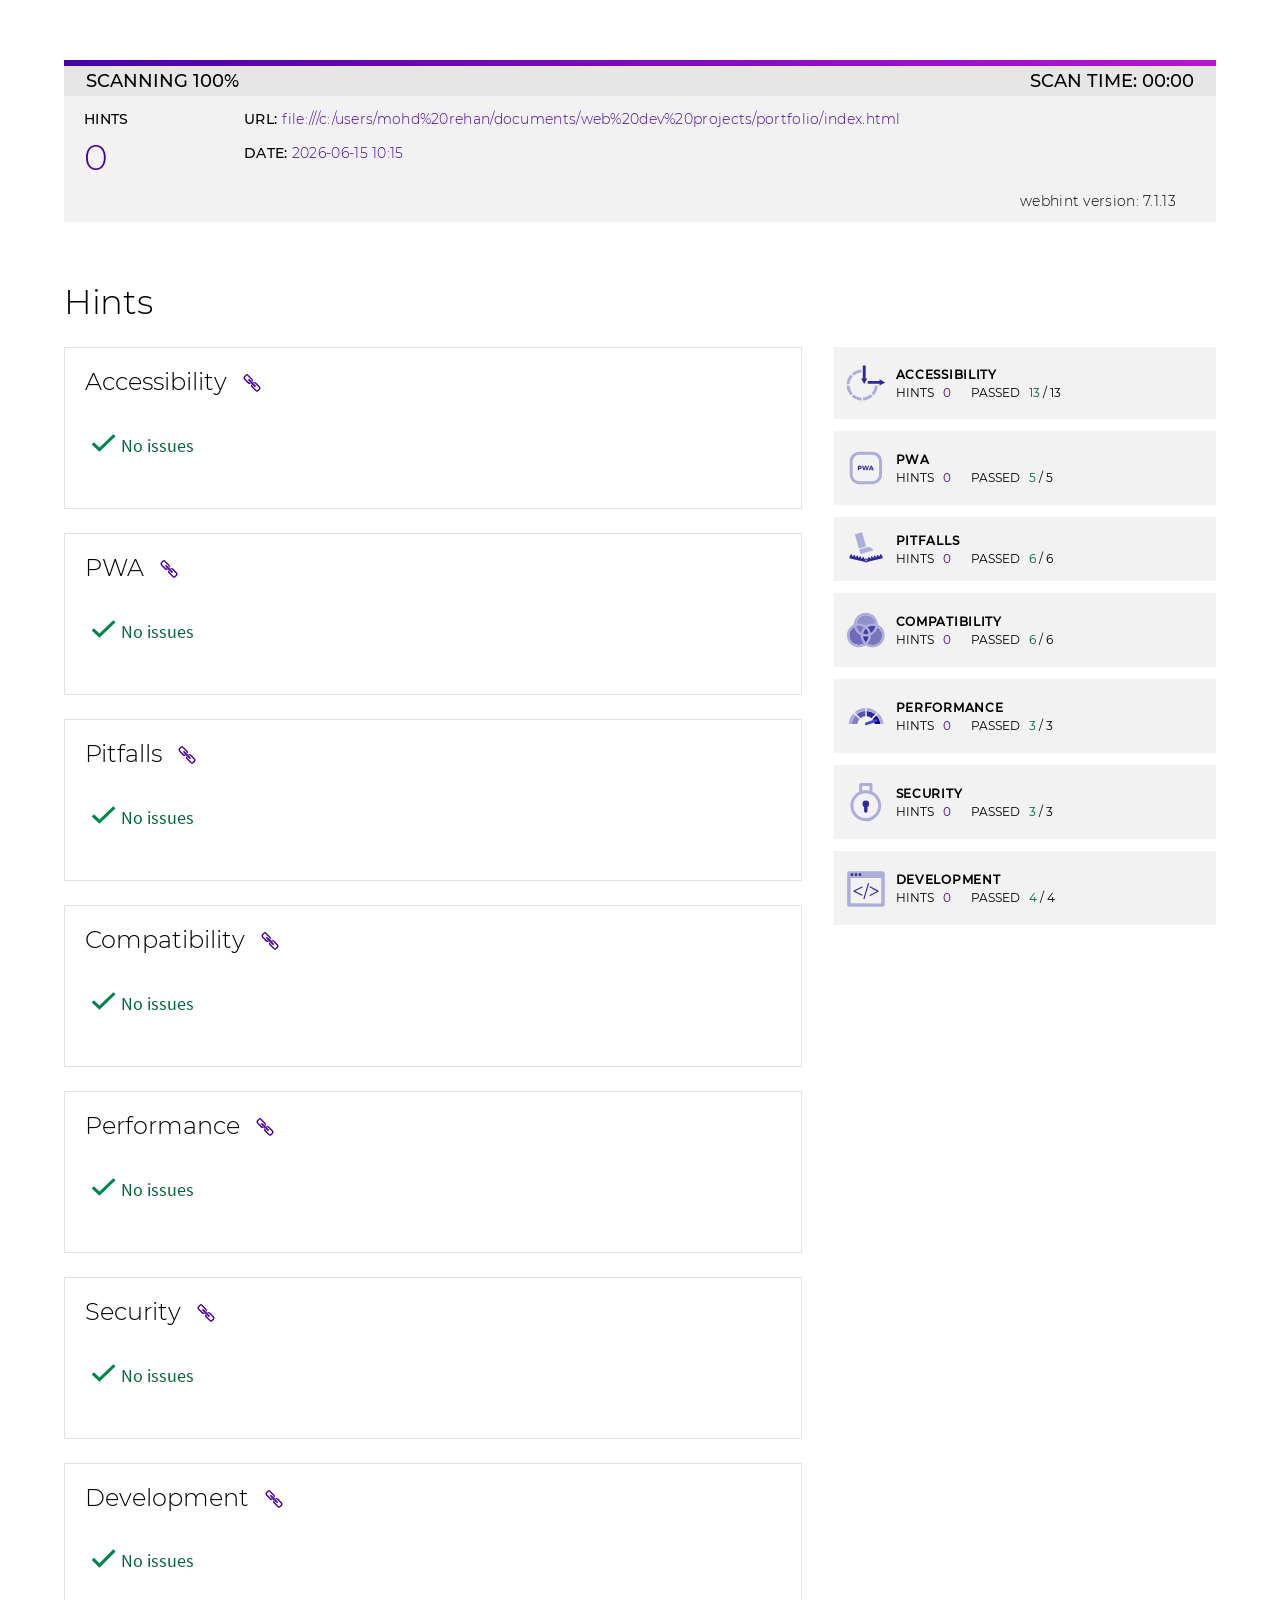
<file: hint-report/file--C--Users-Mohd%20Rehan-Documents-Web%20Dev%20Projects-portfolio-index-html.html>
<!DOCTYPE html>
<html lang="en">
<head>
    <meta charset="utf-8">
    <title>Webhint</title>
    <meta name="viewport" content="width=device-width, initial-scale=1">
    
    
        <link rel="icon" href="[data-uri]">
    



    
        <style>
            /* Content from file: styles/fonts.css */
            @font-face {
    font-family: "Montserrat";
    font-style: normal;
    font-weight: 300;
    src: local("Montserrat Light"), local("Montserrat-Light"), url('[data-uri]') format("woff2"), url('[data-uri]') format("woff");
    unicode-range: U+0000-00FF, U+0131, U+0152-0153, U+02BB-02BC, U+02C6, U+02DA, U+02DC, U+2000-206F, U+2074, U+20AC, U+2122, U+2191, U+2193, U+2212, U+2215, U+FEFF, U+FFFD;
}

@font-face {
    font-family: "Montserrat";
    font-style: normal;
    font-weight: 400;
    src: local("Montserrat Regular"), local("Montserrat-Regular"), url('[data-uri]') format("woff2"), url('[data-uri]') format("woff");
    unicode-range: U+0000-00FF, U+0131, U+0152-0153, U+02BB-02BC, U+02C6, U+02DA, U+02DC, U+2000-206F, U+2074, U+20AC, U+2122, U+2191, U+2193, U+2212, U+2215, U+FEFF, U+FFFD;
}

@font-face {
    font-family: "Montserrat";
    font-style: normal;
    font-weight: 500;
    src: local("Montserrat Medium"), local("Montserrat-Medium"), url('[data-uri]') format("woff2"), url('[data-uri]') format("woff");
    unicode-range: U+0000-00FF, U+0131, U+0152-0153, U+02BB-02BC, U+02C6, U+02DA, U+02DC, U+2000-206F, U+2074, U+20AC, U+2122, U+2191, U+2193, U+2212, U+2215, U+FEFF, U+FFFD;
}

@font-face {
    font-family: "Source Sans Pro";
    font-style: normal;
    font-weight: 400;
    src: local("Source Sans Pro Regular"), local("SourceSansPro-Regular"), url('[data-uri]') format("woff2"), url('[data-uri]') format("woff");
    unicode-range: U+0000-00FF, U+0131, U+0152-0153, U+02BB-02BC, U+02C6, U+02DA, U+02DC, U+2000-206F, U+2074, U+20AC, U+2122, U+2191, U+2193, U+2212, U+2215, U+FEFF, U+FFFD;
}

        </style>
    
        <style>
            /* Content from file: styles/base.css */
            /*
 *	BASE
 * =============================================
 */

* {
    box-sizing: border-box;
    margin: 0;
    padding: 0;
}

a {
    text-decoration: none;
}

a:hover {
    text-decoration: underline;
}

button, input, select {
    font: inherit;
}

img {
    border: 0;
}

/* Style focusable elements that need focus ring. Others reset and receive border styles in controls/color.css */
a:focus,
li:focus,
ul:focus,
button:focus,
summary:focus,
[tabindex="0"]:focus {
    outline: 1px dashed;
}

/*
Vertical rhythm
Sets a margin on select block level elements that have a previous sibling.
 */

* + p,
* + ol,
* + ul,
* + dl,
* + fieldset,
* + label,
* + pre,
* + blockquote,
* + img {
    margin-top: 2.4rem;
}

        </style>
    
        <style>
            /* Content from file: styles/controls.css */
            /*
 * BUTTONS
 * ---------------------------------------------
 */

button,
a.button {
    min-width: 16rem;
    max-width: 100%;
    border: 1px solid transparent;

    /* needed to override Chrome styles */
    border-radius: 0;
    padding: 1.2rem 1.6rem;

    color: #fff;
    letter-spacing: .1rem;
    text-transform: uppercase;

    overflow: hidden;
    white-space: nowrap;
    text-overflow: ellipsis;

    /* needed for .button as doesn’t always get default control behaviours */
    display: inline-block;
    text-align: center;
    cursor: pointer;
}

button:hover,
button:focus,
.button:hover,
.button:focus {
    border-color: hsla(0, 0%, 0%, .4);
}

button:active,
.button:active {
    border-color: transparent;
    background-color: hsla(0, 0%, 0%, .4);
}

        </style>
    
        <style>
            /* Content from file: styles/type.css */
            /*
 * TYPOGRAPHY
 * =============================================
 */

/*
    Base font size: 10px for easy rem to px conversion.
    Use % so if user increases their default font-size, it doesn’t wipe that out
*/
html {
    font-size: 62.5%;
}

/* use em rather than rem due to IE9–10 rem in font shorthand bug. */
body {
    font: 1.8em/1.4 base, "Source Sans Pro", Verdana, sans-serif;
}

/*	Headings and Captions */

/* only elements get top margin. Semantic classes only get the font/text styles */
h1,
h2,
h3,
h4,
h5,
button,
legend,
.headline,
.heading,
.subheading,
.title,
.subtitle,
.subtitle--alt,
.caption--alt,
.button,
.button--alt,
.scan-heading,
.category,
.rule-list,
.rule-title,
.rule-tile__category,
[class*="-badge"],
.scan-overview,
.docs-button,
.anchor-top,
.feature__cta {
    font-family: "Montserrat", sans-serif;
}


h1,
h2,
.headline,
.heading,
.scan-heading {
    letter-spacing: -.01em;

    position: relative;
    max-width: 64rem;
    z-index: 1;
}

.headline::before,
.heading::before {
    content: "";
    position: absolute;
    left: 0;
    top: -.5rem;
    height: .5rem;
    width: 5rem;
}

h1,
h2,
h3,
h6,
caption,
.headline,
.heading,
.subheading,
.title,
.subcaption {
    font-weight: 300;
    line-height: 1.2;
}

h3,
h4,
.title,
.subtitle,
.subtitle--alt {
    font-weight: 300;
}

h2,
.subheading {
    font-size: 2.6rem;
}

h3,
.title,
.scan-heading {
    font-size: 2rem;
}

h4,
caption,
.subtitle {
    font-size: 1.8rem;
}

@media (min-width: 48em) {

    h2,
    .subheading {
        font-size: 3.4rem;
    }

    h3,
    .title {
        font-size: 2.4rem;
    }

    h4,
    caption,
    .subtitle {
        font-size: 2rem;
    }

}

/* Maximum line lengths */
details,
p,
li {
    max-width: 64rem;
}

        </style>
    
        <style>
            /* Content from file: styles/layouts.css */
            /*
 * LAYOUTS
 * =============================================
 * @Dependencies: base.css, structure.css
 */

.container::after,
.layout::after,
.module::after {
    display: block;
    clear: both;
    content: "";
}

.layout {
    margin-right: 0;
    margin-left: 0;
}

.module {
    margin-top: 2.4rem;
    width: 100%;
}

.module:first-child {
    margin-top: 0;
}

@media (min-width: 33.75em) {

    .layout {
        margin-right: -1.2rem;
        margin-left: -1.2rem;
    }

    .module {
        float: left;
        padding-right: 1.2rem;
        padding-left: 1.2rem;
    }

}

@media (min-width: 48em) {

    .layout {
        margin-left: -1.6rem;
        margin-right: -1.6rem;
    }

    .module {
        padding-right: 1.6rem;
        padding-left: 1.6rem;
    }

}

/* Primary + Secondary */

@media (min-width: 48em) {

    .module--primary,
    .module--secondary {
        float: left;
        width: 50%;
        margin-top: 0;
    }

    .layout--basic--alt .module--secondary,
    .layout--basic--offset--alt .module--secondary {
        float: right;
    }

}

@media (min-width: 60em) {

    .layout--basic .module--primary,
    .layout--basic--alt .module--primary {
        width: 62.5%;
    }

    .layout--basic .module--secondary,
    .layout--basic--alt .module--secondary {
        width: 33.333%;
    }

    .layout--basic--offset .module--primary,
    .layout--basic--offset--alt .module--primary {
        width: 58.333%;
    }

    .layout--basic--offset .module--secondary,
    .layout--basic--offset--alt .module--secondary {
        width: 37.5%;
    }

}

        </style>
    
        <style>
            /* Content from file: styles/structure.css */
            /*
 * BASIC STRUCTURE
 * =============================================
 * @Dependencies: base.css
 */

body {
    overflow-x: hidden;
}

/* Limit widths */
hr,
.container {
    max-width: 144rem;
}

/* Standard sections and subsections */
.section,
hr {
    margin-top: 4.8rem;
}



/*
Containing element goes INSIDE sections,
as some sections are full-bleed on the page.
 */

.container {
    width: 100%;
    padding-right: 1rem;
    padding-left: 1rem;
}

.container .container,
.container hr {
    width: auto;
}

@media (min-width: 48em) {

    .content > header,
    .section,
    hr {
        margin-top: 6rem;
    }

}

/* @TODO: Revert to 56.2em when extensions is removed from header */
@media (min-width: 58em) {

    hr,
    .container {
        width: 90%;
        margin-right: auto;
        margin-left: auto;
        padding-right: 0;
        padding-left: 0;
    }

}

        </style>
    
        <style>
            /* Content from file: styles/anchor-top.css */
            a.anchor-top {
    position: fixed;
    right: 2.4rem;
    bottom: 2.4rem;

    width: 5rem;
    height: 6rem;

    padding: 3.3rem 1.2rem 1rem 1.2rem;

    font-size: 1.3rem;
    background: hsla(266, 100%, 32%, .7);
    color: #fff;
    text-transform: uppercase;

    border-radius: .4rem;
}

a.anchor-top:hover, a.anchor-top:focus {
    background: hsla(266, 100%, 32%, .8);
    text-decoration: none;
}

a.anchor-top:focus {
    outline: 1px dashed #4700a3;
}

a.anchor-top:active {
    background: hsla(266, 100%, 32%, 1);
}

a.anchor-top::before {
    content: url('[data-uri]');
    display: inline-block;
    position: absolute;
    width: 2.5rem;
    top: 1.4rem;
    left: 0;
    padding: 0 1.25rem;
}

        </style>
    
        <style>
            /* Content from file: styles/scan/scan-results.css */
            /*
* SCAN RESULTS
* =============================================
* @Dependencies: base.css, structure.css, type.css
*/

.menu-open {
    overflow: hidden;
}

/* SCAN OVERVIEW */

.scan-overview {
    margin-bottom: 2.4rem;
    width: 100%;
}

.scan-overview__status {
    background-color: #e6e6e6;
    display: flex;
    font-size: 1.8rem;
    font-weight: 500;
    justify-content: space-between;
    line-height: 1.8rem;
    margin: 0;
    padding: 1.2rem 2.2rem .6rem;
    position: relative;
    text-transform: uppercase;
}

.scan-overview__status * {
    margin-top: 0;
}

.scan-overview__progress-bar {
    background-image: linear-gradient(270deg, #4700a3, #b914d4);
    background-size: 300%;
    height: 6px;
    left: 0;
    position: absolute;
    top: 0;
    transition: width 1s 0s linear;
    width: 0;
    animation: progressBarAnimation 2s ease infinite;
}

.scan-overview__progress-bar.end-animation {
    animation: none;
    background-size: 100%;
    background-image: linear-gradient(to right, #4700a3, #b914d4);
}

@keyframes progressBarAnimation {

    0% {
        background-position: 0% 50%
    }
    50% {
        background-position: 100% 50%
    }
    100% {
        background-position: 0% 50%
    }

}

.scan-overview--details {
    background-color: #f2f2f2;
    padding: 1.4rem 2rem;
    position: relative;
}

.scan-overview--debug-details {
    display: flex;
}

.scan-overview__scan-time {
    display: none;
    margin: 0;
}

.scan-overview--version {
    margin-right: 2rem;
}

.scan-overview--version .scan-overview__subheader,
.scan-overview--config .scan-overview__subheader {
    text-transform: none;
}

.scan-overview__subheader {
    font-size: 1.4rem;
    font-weight: 500;
    letter-spacing: .03rem;
    margin-top: 1.4rem;
    max-width: none;
    text-transform: uppercase;
}

.scan-overview__subheader span {
    color: #4700a3;
    font-weight: 300;
}

.scan-overview--debug-details .scan-overview__subheader {
    color: #000;
    font-weight: 300;
}

.scan-overview--debug-details .scan-overview__subheader span {
    color: #000;
}

.overview--url__url {
    text-transform: lowercase;
}

[class*="scan-overview__body--"] {
    font-size: 4.8rem;
    font-weight: 200;
    letter-spacing: .03rem;
    margin-right: 1rem;
    margin-top: .2rem;
    min-width: 15rem;
    text-transform: uppercase;
}

.scan-overview__body--purple {
    color: #4700a3;
}

.scan-overview__body__permalink {
    overflow-wrap: break-word;
    word-wrap: break-word;
}

.scan-overview__body__permalink .permalink-content {
    text-transform: none;
}

.permalink-copy {
    background-color: transparent;
    font-weight: 300;
    min-width: 2rem;
    padding: 0;
    text-align: left;
    white-space: normal;
}

.permalink-copy img {
    vertical-align: middle;
    width: 2rem;
}

.scan-overview__body__link {
    color: #000;
    display: inline-block;
    font-weight: 300;
}

@media (min-width: 33.75em) {

    .scan-overview--details {
        display: flex;
        justify-content: flex-start;
        padding-bottom: 4rem;
    }

    .scan-overview--more-details {
        display: flex;
        flex-wrap: wrap;
        justify-content: flex-start;
    }

    .scan-overview--scan-links {
        margin-right: 2rem;
    }

    .scan-overview__scan-time {
        display: block;
    }

    .scan-overview--scan-links .scan-overview__subheader {
        margin-bottom: 1.4rem;
    }

    .scan-overview--debug-details {
        bottom: 1rem;
        position: absolute;
        right: 2rem;
    }

    .scan-overview__subheader {
        margin-top: 0;
    }
}

@media (min-width: 58em) {
    [class*="scan-overview__body--"] {
        font-size: 3.6rem;
    }
}

/* OVERVIEW TILES */

.module.module--categories {
    margin-top: 0;
    width: 100%;
}

.rule-categories {
    position: fixed;
    left: 0;
    padding: 0 2rem;
    width: 100%;
    background-color: #fff;
    z-index: 5;
    bottom: calc(-100% + 5rem);
    height: calc(100% - 5rem);
    transition: bottom .5s ease-out;
}

.rule-categories.open {
    bottom: 5rem;
}

.rule-categories a {
    text-decoration: none;
}

.rule-tile--wrapper {
    border: 1px solid #979797;
    border-top: none;
    display: block;
}

.rule-tile--wrapper:first-child {
    border-top: 1px solid #979797;
}

.rule-tile {
    align-items: center;
    background-color: #f2f2f2;
    color: #000;
    display: flex;
    justify-content: space-evenly;
    padding: 1.2rem;
}

.rule-icon {
    margin-top: 0;
    max-width: 3.1rem;
    width: 100%;
}

a > .rule-tile:hover {
    background-color: rgba(64, 69, 221, 0.2);
    text-decoration: none;
}

.rule-tile__category {
    color: #000;
    flex: 1;
    font-size: 1.2rem;
    font-weight: 600;
    letter-spacing: .07rem;
    margin: 0 0 0 1rem;
    max-width: 19rem;
    text-transform: uppercase;
    white-space: nowrap;
}

.rule-tile__hints {
    color: #4700a3;
}

.rule-tile__passed {
    color: #006538;
}

.rule-tile__info {
    align-items: center;
    display: flex;
    flex-grow: 1;
    justify-content: space-between;
}

.rule-tile__results {
    display: flex;
    flex: 1;
    justify-content: space-around;
}

.rule-tile__result-wrapper {
    margin-left: 2.4rem;
    text-align: center;
}

.rule-tile__result-wrapper p {
    margin: 0;
}

.rule-tile__sub-category {
    /* move to type.css */
    font-family: "Montserrat", sans-serif;
    font-size: 1.4rem;
    font-weight: 500;
    flex: 1;
    text-transform: uppercase;
}

.show-categories {
    background-color: #4713a0;
    bottom: 0;
    height: 5rem;
    left: 0;
    position: fixed;
    text-transform: uppercase;
    width: 100%;
    z-index: 10;
}


@media (min-width: 33.75em) {

    .module.module--categories {
        float: none;
    }

    .rule-tile__category {
        font-size: 1.4rem;
    }

    .rule-tile__sub-category {
        font-size: 1.6rem;
        font-weight: 400;
    }

    .rule-icon {
        max-width: 4rem;
        max-height: 5rem;
    }

}

@media (min-width: 48em) {

    .module.module--categories {
        float: right;
        margin-top: 2.4rem;
        position: sticky;
        top: 1rem;
        width: 35%;
    }

    .module.module--results {
        width: 65%;
    }
    .show-categories {
        display: none;
    }

    .rule-categories {
        display: block;
        padding: 0;
        position: static;
    }

    .rule-tile {
        margin: 0 0 1.2rem;
    }

    .rule-tile--wrapper {
        border: none;
    }

    .rule-tile--wrapper:first-child {
        border-top: none;
    }

}

@media (min-width: 48em) and (max-width: 82.5em) {

    .rule-tile__info {
        flex-direction: column;
        justify-content: center;
        align-items: start;
    }

    .rule-tile__category {
        font-size: 1.2rem;
    }

    .rule-tile__results {
        justify-content: start;
        line-height: 1.3rem;
        margin-left: 1rem;
        width: 100%;
    }

    .rule-tile__result-wrapper {
        margin: 0;
    }

    .rule-tile__result-wrapper:first-child {
        margin-right: 2rem;
    }

    .rule-tile__result-wrapper p {
        display: inline-block;
    }

    .rule-tile__result-wrapper p span {
        margin-left: .5rem;
    }

    .rule-tile__sub-category {
        font-size: 1.2rem;
    }

}

/* SCAN DETAILS */

.rule-result {
    border: 1px solid #e2e2e2;
    margin-top: 2.4rem;
    padding: 2rem;
}

.rule-result--category {
    align-items: center;
    display: flex;
    justify-content: space-between;
    margin-bottom: 3.6rem;
}

.hint-link::after {
	position: absolute;
	content: url('[data-uri]');
	display: inline-block;
	width: 2rem;
	margin-top: .3rem;
	margin-left: 1.5rem;
}

.button-expand-all {
    background: rgba(255, 255, 255, 0) url('[data-uri]') 0 0 no-repeat;
    border: 0;
    color: #4700a3;
    font-size: 1.2rem;
    font-weight: 500;
    height: 2.2rem;
    letter-spacing: -.1px;
    line-height: 2.2rem;
    min-width: 0;
    padding: 0 0 0 3rem;
    position: relative;
}

.button-expand-all.closed {
    background-position: 0 -2.2rem;
}

.rule-result h3 {
    display: flex;
    text-transform: capitalize;
}

.rule-result--details {
    /* display: block; is necessary for Edge */
    display: block;
    margin-bottom: 3rem;
    max-width: none;
    width: 100%;
}

.rule-result--details > .rule-content {
    display: none;
}

.rule-result--details[open] > .rule-content {
    display: block;
}

.rule-title {
    cursor: pointer;
    font-size: 1.8rem;
    font-weight: 400;
    padding-left: 3rem;
    list-style: none;
}

.rule-title::-webkit-details-marker {
    display: none;
}

.rule-title::before {
    background: url('[data-uri]') no-repeat 0 -22px;
    content: "";
    height: 22px;
    position: absolute;
    width: 22px;
    margin-left: -3rem;
}

.rule-result--details[open] .rule-title::before {
    background-position: 0 0;
}

.rule-content {
    border-top: 1px solid #979797;
    display: flex;
    flex-flow: column;
    margin-top: .8rem;
}

.rule-result--details__hint-number {
    color: #4700a3;
}

.rule-result--details__hint-link,
.rule-result--details__hint-link:visited {
    color: #4700a3;
}

.rule-doc-buttons {
    background-color: #fff;
    padding-top: 1rem;
    position: sticky;
    top: 0;
    z-index: 1;
}

.rule-doc-button {
    background: #4700a3;
    display: inline-block;
    font-size: 1.4rem;
    font-weight: 500;
    padding: .6rem 3.5rem .6rem 1rem;
    position: relative;
    text-decoration: none;
}

.rule-doc-button,
.rule-doc-button:visited {
    color: #fff;
}

.rule-doc-button:nth-child(2) {
    margin-left: 1rem;
}

.rule-doc-icon {
    background: url('[data-uri]') no-repeat right center;
    height: 100%;
    position: absolute;
    right: 1rem;
    top: 0;
    width: 20px;
}

button {
    text-transform: none;
}

.rule-result--details__body {
    padding: 1.4rem 0;
    margin-left: 3rem;
}

.rule-result--details__body p {
    overflow-wrap: break-word;
    word-wrap: break-word;
}

.rule-result--details__body > * {
    margin-top: 2rem;
}

.rule-result--details__body code {
    background-color: hsla(238, 65%, 90%, .6);
    border-radius: .3rem;
    padding: .2rem .4rem;
}

.rule-result__code {
    background-color: #f4f4f4;
    margin-top: 3rem;
    padding: 2.4rem;
    /* Hanlde long urls */
    overflow-wrap: break-word;
    word-wrap: break-word;
    -ms-word-break: break-all;
    word-break: break-word;
    /* Adds a hyphen where the word breaks, if supported (No Blink) */
    -ms-hyphens: auto;
    -moz-hyphens: auto;
    -webkit-hyphens: auto;
    hyphens: auto;
}

.rule-result__code code {
    background-color: #f4f4f4;
}

/* RULE RESULT MESSAGES */

.rule-result__message--compiling {
    color: #4700a3;
    margin-top: -2.6rem;
}

.rule-result__message--compiling p,
.rule-result__message--compiling__loader {
    display: inline-block;
}

.rule-result__message--compiling p {
    padding-left: 1.6rem;
}

.rule-result__message--compiling__loader {
    animation: spin 2s linear infinite;
    border: 3px solid #f3f3f3;
    border-radius: 50%;
    border-top: 3px solid #4700a3;
    height: 2.5rem;
    width: 2.5rem;
}

.rule-result__doc--list {
    padding-left: 2rem;
    margin-top: 0;
}

/* RESULTS LOADER ANIMATION */

@keyframes spin {

    0% {
        transform: rotate(0deg);
    }
    100% {
        transform: rotate(360deg);
    }

}

.rule-result__message--passed {
    color: #006538;
    padding-left: 3.6rem;
}

.rule-result__message--passed::before {
    content: url('[data-uri]');
    height: .5rem;
    position: absolute;
    width: 2.5rem;
    margin-left: -3rem;
}

/* INTEGRATION MESSAGES */

.rule-result--details__footer-msg {
    margin: 2.4rem 0 2.4rem 3rem;
}

.rule-result--details__footer-msg p {
    display: inline-block;
}

.rule-result--details__footer-msg img {
    margin-left: 1.2rem;
    margin-top: 0;
    vertical-align: middle;
    width: 15rem;
}

.rule-result--details__footer-msg img.axe-logo {
    width: 7rem;
}

/* SCAN QUEUE */

.scan-queue-bg-wrap {
    background-color: #3035a6;
    color: #fff;
    padding-bottom: 6rem;
}

.scan-queue-bg-wrap .breadcrumb ul,
.scan-queue-bg-wrap .breadcrumb ul a,
.scan-queue-bg-wrap > .subtitle {
    color: #fff;
}

.scan-queue__permalink {
    background-color: #fff;
    color: #000;
    max-width: 64rem;
    margin: 2.4rem 0;
    padding: 2.4rem;
    word-break: break-all;
}

/* SCAN ERROR */

.scanner-cta {
    position: relative;
}

.scanner-cta__link::after {
    content: url('[data-uri]');
    display: inline-block;
    left: 21rem;
    margin-top: .2rem;
    position: absolute;
    width: .8rem;
}

.scan-error {
    margin-top: 2.4rem;
}

/* PRINT STYLES */

@media print {

    .rule-categories {
        position: relative;
        margin: 1.2rem 0 0 0;
        padding: 0;
    }

    .show-categories {
        display: none;
    }

    .rule-tiles {
        padding: .6rem 1.2rem;
    }

    .button-expand-all {
        display: none;
    }

    .rule-doc-buttons {
        position: relative;
    }

    .rule-doc-button,
    .rule-doc-button:nth-child(2) {
        border: 1px solid #4700a3;
        color: #4700a3;
        background-color: #fff;
        padding: .6rem;
    }

    .rule-doc-icon {
        display: none;
    }

    .rule-result--details,
    .rule-result--details__hint-link,
    .rule-result--details__footer-msg {
        font-size: 75%;
    }

    .rule-result--details__body {
        border-top: 1px solid #d6d6d6;
    }

    .rule-content div:nth-child(2) {
        border-top: none;
    }

    .rule-result--details__body p {
        margin: .6rem 0 0 0;
    }

    .rule-result__code {
        border: 1px solid #d6d6d6;
        margin: 1.2rem 0 0 0;
        padding: 1.2rem;
    }

    .rule-result--details__footer-msg {
        margin: .6rem 0 1.2rem 3rem;
    }

    .rule-result--details__footer-msg img.axe-logo {
        width: 3rem;
    }

    .rule-title {
        padding-left: 0;
    }

    .hint-link::after,
    .rule-title::before {
        display: none;
    }

}

        </style>
    
        <style>
            /* Content from file: styles/highlight/default.min.css */
            .hljs{display:block;overflow-x:auto;padding:0.5em;background:#F0F0F0}.hljs,.hljs-subst{color:#444}.hljs-comment{color:#888888}.hljs-keyword,.hljs-attribute,.hljs-selector-tag,.hljs-meta-keyword,.hljs-doctag,.hljs-name{font-weight:bold}.hljs-type,.hljs-string,.hljs-number,.hljs-selector-id,.hljs-selector-class,.hljs-quote,.hljs-template-tag,.hljs-deletion{color:#880000}.hljs-title,.hljs-section{color:#880000;font-weight:bold}.hljs-regexp,.hljs-symbol,.hljs-variable,.hljs-template-variable,.hljs-link,.hljs-selector-attr,.hljs-selector-pseudo{color:#BC6060}.hljs-literal{color:#78A960}.hljs-built_in,.hljs-bullet,.hljs-code,.hljs-addition{color:#397300}.hljs-meta{color:#1f7199}.hljs-meta-string{color:#4d99bf}.hljs-emphasis{font-style:italic}.hljs-strong{font-weight:bold}
        </style>
    
</head>
<body>
    <div class="section container">
    <div class="scan-overview" data-id="1781518527487" id="main">
        <div class="scan-overview__status">
            <div id="scan-percentage-bar" class="scan-overview__progress-bar end-animation" style="width: 100%"></div>
            <p>scanning <span id="scan-percentage">100%</span></p>
            <p class="scan-overview__scan-time">
                scan time: <span id="scan-time">00:00</span>
            </p>
        </div>
        <div class="scan-overview--details">
            <div class="scan-overview--hints">
                <p class="scan-overview__subheader">hints</p>
                <p class="scan-overview__body--purple large" id="total-hints">0</p>
            </div>
            <div class="scan-overview--more-details">
                <div class="scan-overview--scan-links">
                    <div class="scan-overview--url">
                        <p class="scan-overview__subheader">url: <span class="overview--url__url">file:///C:/Users/Mohd%20Rehan/Documents/Web%20Dev%20Projects/portfolio/index.html</span></p>
                    </div>
                    
                        <div class="scan-overview--time-stamp">
                            <p class="scan-overview__subheader">Date: <span id="scan-date" class="overview--time-stamp__time-stamp" data-date="2026-06-15T10:15:26.733Z">2026-06-15T10:15:26.733Z</span></p>
                        </div>
                    
                </div>
                
            </div>
            <div class="scan-overview--debug-details">
                <div class="scan-overview--version">
                    <p class="scan-overview__subheader">webhint version: <span id="version">7.1.13</span></p>
                </div>
                
            </div>
        </div>
    </div>
    
    <section id="results-container" class="section container" aria-labelledby="hints" aria-live="polite">
        <h2 id="hints">Hints</h2>
        <div class="layout layout--basic--offset--alt">
            <div class="module module--secondary module--categories">
                <button aria-control="categories-list" class="show-categories" id="show-categories">Jump to category</button>
                <div class="rule-categories" id="categories-list">
                                            <a class="rule-tile--wrapper" id="summary-accessibility" href="#category-accessibility">
    <div class="rule-tile">
        <img src="[data-uri]" class="rule-icon" alt="" role="presentation">
        <div class="rule-tile__info">
            <p class="rule-tile__category">Accessibility</p>
            <div class="rule-tile__results">
                <div class="rule-tile__result-wrapper">
                    <p class="rule-tile__sub-category">hints</p>
                    <p class="rule-tile__sub-category rule-tile__hints"><span>0</span></p>
                </div>
                <div class="rule-tile__result-wrapper">
                    <p class="rule-tile__sub-category">passed</p>
                    <p class="rule-tile__sub-category"><span class="rule-tile__passed">13</span>&nbsp;/&nbsp;13</p>
                </div>
            </div>
        </div>
    </div>
</a>

                                            <a class="rule-tile--wrapper" id="summary-pwa" href="#category-pwa">
    <div class="rule-tile">
        <img src="[data-uri]" class="rule-icon" alt="" role="presentation">
        <div class="rule-tile__info">
            <p class="rule-tile__category">PWA</p>
            <div class="rule-tile__results">
                <div class="rule-tile__result-wrapper">
                    <p class="rule-tile__sub-category">hints</p>
                    <p class="rule-tile__sub-category rule-tile__hints"><span>0</span></p>
                </div>
                <div class="rule-tile__result-wrapper">
                    <p class="rule-tile__sub-category">passed</p>
                    <p class="rule-tile__sub-category"><span class="rule-tile__passed">5</span>&nbsp;/&nbsp;5</p>
                </div>
            </div>
        </div>
    </div>
</a>

                                            <a class="rule-tile--wrapper" id="summary-pitfalls" href="#category-pitfalls">
    <div class="rule-tile">
        <img src="[data-uri]" class="rule-icon" alt="" role="presentation">
        <div class="rule-tile__info">
            <p class="rule-tile__category">Pitfalls</p>
            <div class="rule-tile__results">
                <div class="rule-tile__result-wrapper">
                    <p class="rule-tile__sub-category">hints</p>
                    <p class="rule-tile__sub-category rule-tile__hints"><span>0</span></p>
                </div>
                <div class="rule-tile__result-wrapper">
                    <p class="rule-tile__sub-category">passed</p>
                    <p class="rule-tile__sub-category"><span class="rule-tile__passed">6</span>&nbsp;/&nbsp;6</p>
                </div>
            </div>
        </div>
    </div>
</a>

                                            <a class="rule-tile--wrapper" id="summary-compatibility" href="#category-compatibility">
    <div class="rule-tile">
        <img src="[data-uri]" class="rule-icon" alt="" role="presentation">
        <div class="rule-tile__info">
            <p class="rule-tile__category">Compatibility</p>
            <div class="rule-tile__results">
                <div class="rule-tile__result-wrapper">
                    <p class="rule-tile__sub-category">hints</p>
                    <p class="rule-tile__sub-category rule-tile__hints"><span>0</span></p>
                </div>
                <div class="rule-tile__result-wrapper">
                    <p class="rule-tile__sub-category">passed</p>
                    <p class="rule-tile__sub-category"><span class="rule-tile__passed">6</span>&nbsp;/&nbsp;6</p>
                </div>
            </div>
        </div>
    </div>
</a>

                                            <a class="rule-tile--wrapper" id="summary-performance" href="#category-performance">
    <div class="rule-tile">
        <img src="[data-uri]" class="rule-icon" alt="" role="presentation">
        <div class="rule-tile__info">
            <p class="rule-tile__category">Performance</p>
            <div class="rule-tile__results">
                <div class="rule-tile__result-wrapper">
                    <p class="rule-tile__sub-category">hints</p>
                    <p class="rule-tile__sub-category rule-tile__hints"><span>0</span></p>
                </div>
                <div class="rule-tile__result-wrapper">
                    <p class="rule-tile__sub-category">passed</p>
                    <p class="rule-tile__sub-category"><span class="rule-tile__passed">3</span>&nbsp;/&nbsp;3</p>
                </div>
            </div>
        </div>
    </div>
</a>

                                            <a class="rule-tile--wrapper" id="summary-security" href="#category-security">
    <div class="rule-tile">
        <img src="[data-uri]" class="rule-icon" alt="" role="presentation">
        <div class="rule-tile__info">
            <p class="rule-tile__category">Security</p>
            <div class="rule-tile__results">
                <div class="rule-tile__result-wrapper">
                    <p class="rule-tile__sub-category">hints</p>
                    <p class="rule-tile__sub-category rule-tile__hints"><span>0</span></p>
                </div>
                <div class="rule-tile__result-wrapper">
                    <p class="rule-tile__sub-category">passed</p>
                    <p class="rule-tile__sub-category"><span class="rule-tile__passed">3</span>&nbsp;/&nbsp;3</p>
                </div>
            </div>
        </div>
    </div>
</a>

                                            <a class="rule-tile--wrapper" id="summary-development" href="#category-development">
    <div class="rule-tile">
        <img src="[data-uri]" class="rule-icon" alt="" role="presentation">
        <div class="rule-tile__info">
            <p class="rule-tile__category">Development</p>
            <div class="rule-tile__results">
                <div class="rule-tile__result-wrapper">
                    <p class="rule-tile__sub-category">hints</p>
                    <p class="rule-tile__sub-category rule-tile__hints"><span>0</span></p>
                </div>
                <div class="rule-tile__result-wrapper">
                    <p class="rule-tile__sub-category">passed</p>
                    <p class="rule-tile__sub-category"><span class="rule-tile__passed">4</span>&nbsp;/&nbsp;4</p>
                </div>
            </div>
        </div>
    </div>
</a>

                    
                </div>
            </div>
            <div class="module module--primary module--results">
                                    <section class="rule-result" id="accessibility">
    <div class="rule-result--category">
        <h3 id="category-accessibility">Accessibility <a href="#category-accessibility" class="hint-link" title="Accessibility"></a></h3>
        
    </div>
    
        <div class="rule-result--details">
    <div class="rule-result__message--passed">
        <p>No issues</p>
    </div>
</div>

    
</section>

                                    <section class="rule-result" id="pwa">
    <div class="rule-result--category">
        <h3 id="category-pwa">PWA <a href="#category-pwa" class="hint-link" title="PWA"></a></h3>
        
    </div>
    
        <div class="rule-result--details">
    <div class="rule-result__message--passed">
        <p>No issues</p>
    </div>
</div>

    
</section>

                                    <section class="rule-result" id="pitfalls">
    <div class="rule-result--category">
        <h3 id="category-pitfalls">Pitfalls <a href="#category-pitfalls" class="hint-link" title="Pitfalls"></a></h3>
        
    </div>
    
        <div class="rule-result--details">
    <div class="rule-result__message--passed">
        <p>No issues</p>
    </div>
</div>

    
</section>

                                    <section class="rule-result" id="compatibility">
    <div class="rule-result--category">
        <h3 id="category-compatibility">Compatibility <a href="#category-compatibility" class="hint-link" title="Compatibility"></a></h3>
        
    </div>
    
        <div class="rule-result--details">
    <div class="rule-result__message--passed">
        <p>No issues</p>
    </div>
</div>

    
</section>

                                    <section class="rule-result" id="performance">
    <div class="rule-result--category">
        <h3 id="category-performance">Performance <a href="#category-performance" class="hint-link" title="Performance"></a></h3>
        
    </div>
    
        <div class="rule-result--details">
    <div class="rule-result__message--passed">
        <p>No issues</p>
    </div>
</div>

    
</section>

                                    <section class="rule-result" id="security">
    <div class="rule-result--category">
        <h3 id="category-security">Security <a href="#category-security" class="hint-link" title="Security"></a></h3>
        
    </div>
    
        <div class="rule-result--details">
    <div class="rule-result__message--passed">
        <p>No issues</p>
    </div>
</div>

    
</section>

                                    <section class="rule-result" id="development">
    <div class="rule-result--category">
        <h3 id="category-development">Development <a href="#category-development" class="hint-link" title="Development"></a></h3>
        
    </div>
    
        <div class="rule-result--details">
    <div class="rule-result__message--passed">
        <p>No issues</p>
    </div>
</div>

    
</section>

                
            </div>
        </div>
    </section>
    
</div>

    <a href="#main" class="anchor-top" hidden aria-label="back to top">top</a>

    
        <script>
            /* Content from file: js/highlight/highlight.min.js */
            /* eslint-disable */

/*! highlight.js v9.12.0 | BSD3 License | git.io/hljslicense */
!function(e){var t="object"==typeof window&&window||"object"==typeof self&&self;"undefined"!=typeof exports?e(exports):t&&(t.hljs=e({}),"function"==typeof define&&define.amd&&define([],function(){return t.hljs}))}(function(e){function t(e){return e.replace(/&/g,"&amp;").replace(/</g,"&lt;").replace(/>/g,"&gt;")}function r(e){return e.nodeName.toLowerCase()}function a(e,t){var r=e&&e.exec(t);return r&&0===r.index}function n(e){return E.test(e)}function i(e){var t,r,a,i,s=e.className+" ";if(s+=e.parentNode?e.parentNode.className:"",r=M.exec(s))return w(r[1])?r[1]:"no-highlight";for(s=s.split(/\s+/),t=0,a=s.length;a>t;t++)if(i=s[t],n(i)||w(i))return i}function s(e){var t,r={},a=Array.prototype.slice.call(arguments,1);for(t in e)r[t]=e[t];return a.forEach(function(e){for(t in e)r[t]=e[t]}),r}function c(e){var t=[];return function a(e,n){for(var i=e.firstChild;i;i=i.nextSibling)3===i.nodeType?n+=i.nodeValue.length:1===i.nodeType&&(t.push({event:"start",offset:n,node:i}),n=a(i,n),r(i).match(/br|hr|img|input/)||t.push({event:"stop",offset:n,node:i}));return n}(e,0),t}function o(e,a,n){function i(){return e.length&&a.length?e[0].offset!==a[0].offset?e[0].offset<a[0].offset?e:a:"start"===a[0].event?e:a:e.length?e:a}function s(e){function a(e){return" "+e.nodeName+'="'+t(e.value).replace('"',"&quot;")+'"'}u+="<"+r(e)+N.map.call(e.attributes,a).join("")+">"}function c(e){u+="</"+r(e)+">"}function o(e){("start"===e.event?s:c)(e.node)}for(var l=0,u="",d=[];e.length||a.length;){var b=i();if(u+=t(n.substring(l,b[0].offset)),l=b[0].offset,b===e){d.reverse().forEach(c);do o(b.splice(0,1)[0]),b=i();while(b===e&&b.length&&b[0].offset===l);d.reverse().forEach(s)}else"start"===b[0].event?d.push(b[0].node):d.pop(),o(b.splice(0,1)[0])}return u+t(n.substr(l))}function l(e){return e.v&&!e.cached_variants&&(e.cached_variants=e.v.map(function(t){return s(e,{v:null},t)})),e.cached_variants||e.eW&&[s(e)]||[e]}function u(e){function t(e){return e&&e.source||e}function r(r,a){return new RegExp(t(r),"m"+(e.cI?"i":"")+(a?"g":""))}function a(n,i){if(!n.compiled){if(n.compiled=!0,n.k=n.k||n.bK,n.k){var s={},c=function(t,r){e.cI&&(r=r.toLowerCase()),r.split(" ").forEach(function(e){var r=e.split("|");s[r[0]]=[t,r[1]?Number(r[1]):1]})};"string"==typeof n.k?c("keyword",n.k):k(n.k).forEach(function(e){c(e,n.k[e])}),n.k=s}n.lR=r(n.l||/\w+/,!0),i&&(n.bK&&(n.b="\\b("+n.bK.split(" ").join("|")+")\\b"),n.b||(n.b=/\B|\b/),n.bR=r(n.b),n.e||n.eW||(n.e=/\B|\b/),n.e&&(n.eR=r(n.e)),n.tE=t(n.e)||"",n.eW&&i.tE&&(n.tE+=(n.e?"|":"")+i.tE)),n.i&&(n.iR=r(n.i)),null==n.r&&(n.r=1),n.c||(n.c=[]),n.c=Array.prototype.concat.apply([],n.c.map(function(e){return l("self"===e?n:e)})),n.c.forEach(function(e){a(e,n)}),n.starts&&a(n.starts,i);var o=n.c.map(function(e){return e.bK?"\\.?("+e.b+")\\.?":e.b}).concat([n.tE,n.i]).map(t).filter(Boolean);n.t=o.length?r(o.join("|"),!0):{exec:function(){return null}}}}a(e)}function d(e,r,n,i){function s(e,t){var r,n;for(r=0,n=t.c.length;n>r;r++)if(a(t.c[r].bR,e))return t.c[r]}function c(e,t){if(a(e.eR,t)){for(;e.endsParent&&e.parent;)e=e.parent;return e}return e.eW?c(e.parent,t):void 0}function o(e,t){return!n&&a(t.iR,e)}function l(e,t){var r=v.cI?t[0].toLowerCase():t[0];return e.k.hasOwnProperty(r)&&e.k[r]}function p(e,t,r,a){var n=a?"":L.classPrefix,i='<span class="'+n,s=r?"":R;return i+=e+'">',i+t+s}function m(){var e,r,a,n;if(!N.k)return t(E);for(n="",r=0,N.lR.lastIndex=0,a=N.lR.exec(E);a;)n+=t(E.substring(r,a.index)),e=l(N,a),e?(M+=e[1],n+=p(e[0],t(a[0]))):n+=t(a[0]),r=N.lR.lastIndex,a=N.lR.exec(E);return n+t(E.substr(r))}function f(){var e="string"==typeof N.sL;if(e&&!x[N.sL])return t(E);var r=e?d(N.sL,E,!0,k[N.sL]):b(E,N.sL.length?N.sL:void 0);return N.r>0&&(M+=r.r),e&&(k[N.sL]=r.top),p(r.language,r.value,!1,!0)}function g(){C+=null!=N.sL?f():m(),E=""}function _(e){C+=e.cN?p(e.cN,"",!0):"",N=Object.create(e,{parent:{value:N}})}function h(e,t){if(E+=e,null==t)return g(),0;var r=s(t,N);if(r)return r.skip?E+=t:(r.eB&&(E+=t),g(),r.rB||r.eB||(E=t)),_(r,t),r.rB?0:t.length;var a=c(N,t);if(a){var n=N;n.skip?E+=t:(n.rE||n.eE||(E+=t),g(),n.eE&&(E=t));do N.cN&&(C+=R),N.skip||(M+=N.r),N=N.parent;while(N!==a.parent);return a.starts&&_(a.starts,""),n.rE?0:t.length}if(o(t,N))throw new Error('Illegal lexeme "'+t+'" for mode "'+(N.cN||"<unnamed>")+'"');return E+=t,t.length||1}var v=w(e);if(!v)throw new Error('Unknown language: "'+e+'"');u(v);var y,N=i||v,k={},C="";for(y=N;y!==v;y=y.parent)y.cN&&(C=p(y.cN,"",!0)+C);var E="",M=0;try{for(var B,S,$=0;;){if(N.t.lastIndex=$,B=N.t.exec(r),!B)break;S=h(r.substring($,B.index),B[0]),$=B.index+S}for(h(r.substr($)),y=N;y.parent;y=y.parent)y.cN&&(C+=R);return{r:M,value:C,language:e,top:N}}catch(A){if(A.message&&-1!==A.message.indexOf("Illegal"))return{r:0,value:t(r)};throw A}}function b(e,r){r=r||L.languages||k(x);var a={r:0,value:t(e)},n=a;return r.filter(w).forEach(function(t){var r=d(t,e,!1);r.language=t,r.r>n.r&&(n=r),r.r>a.r&&(n=a,a=r)}),n.language&&(a.second_best=n),a}function p(e){return L.tabReplace||L.useBR?e.replace(B,function(e,t){return L.useBR&&"\n"===e?"<br>":L.tabReplace?t.replace(/\t/g,L.tabReplace):""}):e}function m(e,t,r){var a=t?C[t]:r,n=[e.trim()];return e.match(/\bhljs\b/)||n.push("hljs"),-1===e.indexOf(a)&&n.push(a),n.join(" ").trim()}function f(e){var t,r,a,s,l,u=i(e);n(u)||(L.useBR?(t=document.createElementNS("http://www.w3.org/1999/xhtml","div"),t.innerHTML=e.innerHTML.replace(/\n/g,"").replace(/<br[ \/]*>/g,"\n")):t=e,l=t.textContent,a=u?d(u,l,!0):b(l),r=c(t),r.length&&(s=document.createElementNS("http://www.w3.org/1999/xhtml","div"),s.innerHTML=a.value,a.value=o(r,c(s),l)),a.value=p(a.value),e.innerHTML=a.value,e.className=m(e.className,u,a.language),e.result={language:a.language,re:a.r},a.second_best&&(e.second_best={language:a.second_best.language,re:a.second_best.r}))}function g(e){L=s(L,e)}function _(){if(!_.called){_.called=!0;var e=document.querySelectorAll("pre code");N.forEach.call(e,f)}}function h(){addEventListener("DOMContentLoaded",_,!1),addEventListener("load",_,!1)}function v(t,r){var a=x[t]=r(e);a.aliases&&a.aliases.forEach(function(e){C[e]=t})}function y(){return k(x)}function w(e){return e=(e||"").toLowerCase(),x[e]||x[C[e]]}var N=[],k=Object.keys,x={},C={},E=/^(no-?highlight|plain|text)$/i,M=/\blang(?:uage)?-([\w-]+)\b/i,B=/((^(<[^>]+>|\t|)+|(?:\n)))/gm,R="</span>",L={classPrefix:"hljs-",tabReplace:null,useBR:!1,languages:void 0};return e.highlight=d,e.highlightAuto=b,e.fixMarkup=p,e.highlightBlock=f,e.configure=g,e.initHighlighting=_,e.initHighlightingOnLoad=h,e.registerLanguage=v,e.listLanguages=y,e.getLanguage=w,e.inherit=s,e.IR="[a-zA-Z]\\w*",e.UIR="[a-zA-Z_]\\w*",e.NR="\\b\\d+(\\.\\d+)?",e.CNR="(-?)(\\b0[xX][a-fA-F0-9]+|(\\b\\d+(\\.\\d*)?|\\.\\d+)([eE][-+]?\\d+)?)",e.BNR="\\b(0b[01]+)",e.RSR="!|!=|!==|%|%=|&|&&|&=|\\*|\\*=|\\+|\\+=|,|-|-=|/=|/|:|;|<<|<<=|<=|<|===|==|=|>>>=|>>=|>=|>>>|>>|>|\\?|\\[|\\{|\\(|\\^|\\^=|\\||\\|=|\\|\\||~",e.BE={b:"\\\\[\\s\\S]",r:0},e.ASM={cN:"string",b:"'",e:"'",i:"\\n",c:[e.BE]},e.QSM={cN:"string",b:'"',e:'"',i:"\\n",c:[e.BE]},e.PWM={b:/\b(a|an|the|are|I'm|isn't|don't|doesn't|won't|but|just|should|pretty|simply|enough|gonna|going|wtf|so|such|will|you|your|they|like|more)\b/},e.C=function(t,r,a){var n=e.inherit({cN:"comment",b:t,e:r,c:[]},a||{});return n.c.push(e.PWM),n.c.push({cN:"doctag",b:"(?:TODO|FIXME|NOTE|BUG|XXX):",r:0}),n},e.CLCM=e.C("//","$"),e.CBCM=e.C("/\\*","\\*/"),e.HCM=e.C("#","$"),e.NM={cN:"number",b:e.NR,r:0},e.CNM={cN:"number",b:e.CNR,r:0},e.BNM={cN:"number",b:e.BNR,r:0},e.CSSNM={cN:"number",b:e.NR+"(%|em|ex|ch|rem|vw|vh|vmin|vmax|cm|mm|in|pt|pc|px|deg|grad|rad|turn|s|ms|Hz|kHz|dpi|dpcm|dppx)?",r:0},e.RM={cN:"regexp",b:/\//,e:/\/[gimuy]*/,i:/\n/,c:[e.BE,{b:/\[/,e:/\]/,r:0,c:[e.BE]}]},e.TM={cN:"title",b:e.IR,r:0},e.UTM={cN:"title",b:e.UIR,r:0},e.METHOD_GUARD={b:"\\.\\s*"+e.UIR,r:0},e.registerLanguage("apache",function(e){var t={cN:"number",b:"[\\$%]\\d+"};return{aliases:["apacheconf"],cI:!0,c:[e.HCM,{cN:"section",b:"</?",e:">"},{cN:"attribute",b:/\w+/,r:0,k:{nomarkup:"order deny allow setenv rewriterule rewriteengine rewritecond documentroot sethandler errordocument loadmodule options header listen serverroot servername"},starts:{e:/$/,r:0,k:{literal:"on off all"},c:[{cN:"meta",b:"\\s\\[",e:"\\]$"},{cN:"variable",b:"[\\$%]\\{",e:"\\}",c:["self",t]},t,e.QSM]}}],i:/\S/}}),e.registerLanguage("bash",function(e){var t={cN:"variable",v:[{b:/\$[\w\d#@][\w\d_]*/},{b:/\$\{(.*?)}/}]},r={cN:"string",b:/"/,e:/"/,c:[e.BE,t,{cN:"variable",b:/\$\(/,e:/\)/,c:[e.BE]}]},a={cN:"string",b:/'/,e:/'/};return{aliases:["sh","zsh"],l:/\b-?[a-z\._]+\b/,k:{keyword:"if then else elif fi for while in do done case esac function",literal:"true false",built_in:"break cd continue eval exec exit export getopts hash pwd readonly return shift test times trap umask unset alias bind builtin caller command declare echo enable help let local logout mapfile printf read readarray source type typeset ulimit unalias set shopt autoload bg bindkey bye cap chdir clone comparguments compcall compctl compdescribe compfiles compgroups compquote comptags comptry compvalues dirs disable disown echotc echoti emulate fc fg float functions getcap getln history integer jobs kill limit log noglob popd print pushd pushln rehash sched setcap setopt stat suspend ttyctl unfunction unhash unlimit unsetopt vared wait whence where which zcompile zformat zftp zle zmodload zparseopts zprof zpty zregexparse zsocket zstyle ztcp",_:"-ne -eq -lt -gt -f -d -e -s -l -a"},c:[{cN:"meta",b:/^#![^\n]+sh\s*$/,r:10},{cN:"function",b:/\w[\w\d_]*\s*\(\s*\)\s*\{/,rB:!0,c:[e.inherit(e.TM,{b:/\w[\w\d_]*/})],r:0},e.HCM,r,a,t]}}),e.registerLanguage("coffeescript",function(e){var t={keyword:"in if for while finally new do return else break catch instanceof throw try this switch continue typeof delete debugger super yield import export from as default await then unless until loop of by when and or is isnt not",literal:"true false null undefined yes no on off",built_in:"npm require console print module global window document"},r="[A-Za-z$_][0-9A-Za-z$_]*",a={cN:"subst",b:/#\{/,e:/}/,k:t},n=[e.BNM,e.inherit(e.CNM,{starts:{e:"(\\s*/)?",r:0}}),{cN:"string",v:[{b:/'''/,e:/'''/,c:[e.BE]},{b:/'/,e:/'/,c:[e.BE]},{b:/"""/,e:/"""/,c:[e.BE,a]},{b:/"/,e:/"/,c:[e.BE,a]}]},{cN:"regexp",v:[{b:"///",e:"///",c:[a,e.HCM]},{b:"//[gim]*",r:0},{b:/\/(?![ *])(\\\/|.)*?\/[gim]*(?=\W|$)/}]},{b:"@"+r},{sL:"javascript",eB:!0,eE:!0,v:[{b:"```",e:"```"},{b:"`",e:"`"}]}];a.c=n;var i=e.inherit(e.TM,{b:r}),s="(\\(.*\\))?\\s*\\B[-=]>",c={cN:"params",b:"\\([^\\(]",rB:!0,c:[{b:/\(/,e:/\)/,k:t,c:["self"].concat(n)}]};return{aliases:["coffee","cson","iced"],k:t,i:/\/\*/,c:n.concat([e.C("###","###"),e.HCM,{cN:"function",b:"^\\s*"+r+"\\s*=\\s*"+s,e:"[-=]>",rB:!0,c:[i,c]},{b:/[:\(,=]\s*/,r:0,c:[{cN:"function",b:s,e:"[-=]>",rB:!0,c:[c]}]},{cN:"class",bK:"class",e:"$",i:/[:="\[\]]/,c:[{bK:"extends",eW:!0,i:/[:="\[\]]/,c:[i]},i]},{b:r+":",e:":",rB:!0,rE:!0,r:0}])}}),e.registerLanguage("cpp",function(e){var t={cN:"keyword",b:"\\b[a-z\\d_]*_t\\b"},r={cN:"string",v:[{b:'(u8?|U)?L?"',e:'"',i:"\\n",c:[e.BE]},{b:'(u8?|U)?R"',e:'"',c:[e.BE]},{b:"'\\\\?.",e:"'",i:"."}]},a={cN:"number",v:[{b:"\\b(0b[01']+)"},{b:"(-?)\\b([\\d']+(\\.[\\d']*)?|\\.[\\d']+)(u|U|l|L|ul|UL|f|F|b|B)"},{b:"(-?)(\\b0[xX][a-fA-F0-9']+|(\\b[\\d']+(\\.[\\d']*)?|\\.[\\d']+)([eE][-+]?[\\d']+)?)"}],r:0},n={cN:"meta",b:/#\s*[a-z]+\b/,e:/$/,k:{"meta-keyword":"if else elif endif define undef warning error line pragma ifdef ifndef include"},c:[{b:/\\\n/,r:0},e.inherit(r,{cN:"meta-string"}),{cN:"meta-string",b:/<[^\n>]*>/,e:/$/,i:"\\n"},e.CLCM,e.CBCM]},i=e.IR+"\\s*\\(",s={keyword:"int float while private char catch import module export virtual operator sizeof dynamic_cast|10 typedef const_cast|10 const for static_cast|10 union namespace unsigned long volatile static protected bool template mutable if public friend do goto auto void enum else break extern using asm case typeid short reinterpret_cast|10 default double register explicit signed typename try this switch continue inline delete alignof constexpr decltype noexcept static_assert thread_local restrict _Bool complex _Complex _Imaginary atomic_bool atomic_char atomic_schar atomic_uchar atomic_short atomic_ushort atomic_int atomic_uint atomic_long atomic_ulong atomic_llong atomic_ullong new throw return and or not",built_in:"std string cin cout cerr clog stdin stdout stderr stringstream istringstream ostringstream auto_ptr deque list queue stack vector map set bitset multiset multimap unordered_set unordered_map unordered_multiset unordered_multimap array shared_ptr abort abs acos asin atan2 atan calloc ceil cosh cos exit exp fabs floor fmod fprintf fputs free frexp fscanf isalnum isalpha iscntrl isdigit isgraph islower isprint ispunct isspace isupper isxdigit tolower toupper labs ldexp log10 log malloc realloc memchr memcmp memcpy memset modf pow printf putchar puts scanf sinh sin snprintf sprintf sqrt sscanf strcat strchr strcmp strcpy strcspn strlen strncat strncmp strncpy strpbrk strrchr strspn strstr tanh tan vfprintf vprintf vsprintf endl initializer_list unique_ptr",literal:"true false nullptr NULL"},c=[t,e.CLCM,e.CBCM,a,r];return{aliases:["c","cc","h","c++","h++","hpp"],k:s,i:"</",c:c.concat([n,{b:"\\b(deque|list|queue|stack|vector|map|set|bitset|multiset|multimap|unordered_map|unordered_set|unordered_multiset|unordered_multimap|array)\\s*<",e:">",k:s,c:["self",t]},{b:e.IR+"::",k:s},{v:[{b:/=/,e:/;/},{b:/\(/,e:/\)/},{bK:"new throw return else",e:/;/}],k:s,c:c.concat([{b:/\(/,e:/\)/,k:s,c:c.concat(["self"]),r:0}]),r:0},{cN:"function",b:"("+e.IR+"[\\*&\\s]+)+"+i,rB:!0,e:/[{;=]/,eE:!0,k:s,i:/[^\w\s\*&]/,c:[{b:i,rB:!0,c:[e.TM],r:0},{cN:"params",b:/\(/,e:/\)/,k:s,r:0,c:[e.CLCM,e.CBCM,r,a,t]},e.CLCM,e.CBCM,n]},{cN:"class",bK:"class struct",e:/[{;:]/,c:[{b:/</,e:/>/,c:["self"]},e.TM]}]),exports:{preprocessor:n,strings:r,k:s}}}),e.registerLanguage("cs",function(e){var t={keyword:"abstract as base bool break byte case catch char checked const continue decimal default delegate do double enum event explicit extern finally fixed float for foreach goto if implicit in int interface internal is lock long nameof object operator out override params private protected public readonly ref sbyte sealed short sizeof stackalloc static string struct switch this try typeof uint ulong unchecked unsafe ushort using virtual void volatile while add alias ascending async await by descending dynamic equals from get global group into join let on orderby partial remove select set value var where yield",literal:"null false true"},r={cN:"string",b:'@"',e:'"',c:[{b:'""'}]},a=e.inherit(r,{i:/\n/}),n={cN:"subst",b:"{",e:"}",k:t},i=e.inherit(n,{i:/\n/}),s={cN:"string",b:/\$"/,e:'"',i:/\n/,c:[{b:"{{"},{b:"}}"},e.BE,i]},c={cN:"string",b:/\$@"/,e:'"',c:[{b:"{{"},{b:"}}"},{b:'""'},n]},o=e.inherit(c,{i:/\n/,c:[{b:"{{"},{b:"}}"},{b:'""'},i]});n.c=[c,s,r,e.ASM,e.QSM,e.CNM,e.CBCM],i.c=[o,s,a,e.ASM,e.QSM,e.CNM,e.inherit(e.CBCM,{i:/\n/})];var l={v:[c,s,r,e.ASM,e.QSM]},u=e.IR+"(<"+e.IR+"(\\s*,\\s*"+e.IR+")*>)?(\\[\\])?";return{aliases:["csharp"],k:t,i:/::/,c:[e.C("///","$",{rB:!0,c:[{cN:"doctag",v:[{b:"///",r:0},{b:"<!--|-->"},{b:"</?",e:">"}]}]}),e.CLCM,e.CBCM,{cN:"meta",b:"#",e:"$",k:{"meta-keyword":"if else elif endif define undef warning error line region endregion pragma checksum"}},l,e.CNM,{bK:"class interface",e:/[{;=]/,i:/[^\s:]/,c:[e.TM,e.CLCM,e.CBCM]},{bK:"namespace",e:/[{;=]/,i:/[^\s:]/,c:[e.inherit(e.TM,{b:"[a-zA-Z](\\.?\\w)*"}),e.CLCM,e.CBCM]},{cN:"meta",b:"^\\s*\\[",eB:!0,e:"\\]",eE:!0,c:[{cN:"meta-string",b:/"/,e:/"/}]},{bK:"new return throw await else",r:0},{cN:"function",b:"("+u+"\\s+)+"+e.IR+"\\s*\\(",rB:!0,e:/[{;=]/,eE:!0,k:t,c:[{b:e.IR+"\\s*\\(",rB:!0,c:[e.TM],r:0},{cN:"params",b:/\(/,e:/\)/,eB:!0,eE:!0,k:t,r:0,c:[l,e.CNM,e.CBCM]},e.CLCM,e.CBCM]}]}}),e.registerLanguage("css",function(e){var t="[a-zA-Z-][a-zA-Z0-9_-]*",r={b:/[A-Z\_\.\-]+\s*:/,rB:!0,e:";",eW:!0,c:[{cN:"attribute",b:/\S/,e:":",eE:!0,starts:{eW:!0,eE:!0,c:[{b:/[\w-]+\(/,rB:!0,c:[{cN:"built_in",b:/[\w-]+/},{b:/\(/,e:/\)/,c:[e.ASM,e.QSM]}]},e.CSSNM,e.QSM,e.ASM,e.CBCM,{cN:"number",b:"#[0-9A-Fa-f]+"},{cN:"meta",b:"!important"}]}}]};return{cI:!0,i:/[=\/|'\$]/,c:[e.CBCM,{cN:"selector-id",b:/#[A-Za-z0-9_-]+/},{cN:"selector-class",b:/\.[A-Za-z0-9_-]+/},{cN:"selector-attr",b:/\[/,e:/\]/,i:"$"},{cN:"selector-pseudo",b:/:(:)?[a-zA-Z0-9\_\-\+\(\)"'.]+/},{b:"@(font-face|page)",l:"[a-z-]+",k:"font-face page"},{b:"@",e:"[{;]",i:/:/,c:[{cN:"keyword",b:/\w+/},{b:/\s/,eW:!0,eE:!0,r:0,c:[e.ASM,e.QSM,e.CSSNM]}]},{cN:"selector-tag",b:t,r:0},{b:"{",e:"}",i:/\S/,c:[e.CBCM,r]}]}}),e.registerLanguage("diff",function(e){return{aliases:["patch"],c:[{cN:"meta",r:10,v:[{b:/^@@ +\-\d+,\d+ +\+\d+,\d+ +@@$/},{b:/^\*\*\* +\d+,\d+ +\*\*\*\*$/},{b:/^\-\-\- +\d+,\d+ +\-\-\-\-$/}]},{cN:"comment",v:[{b:/Index: /,e:/$/},{b:/={3,}/,e:/$/},{b:/^\-{3}/,e:/$/},{b:/^\*{3} /,e:/$/},{b:/^\+{3}/,e:/$/},{b:/\*{5}/,e:/\*{5}$/}]},{cN:"addition",b:"^\\+",e:"$"},{cN:"deletion",b:"^\\-",e:"$"},{cN:"addition",b:"^\\!",e:"$"}]}}),e.registerLanguage("http",function(e){var t="HTTP/[0-9\\.]+";return{aliases:["https"],i:"\\S",c:[{b:"^"+t,e:"$",c:[{cN:"number",b:"\\b\\d{3}\\b"}]},{b:"^[A-Z]+ (.*?) "+t+"$",rB:!0,e:"$",c:[{cN:"string",b:" ",e:" ",eB:!0,eE:!0},{b:t},{cN:"keyword",b:"[A-Z]+"}]},{cN:"attribute",b:"^\\w",e:": ",eE:!0,i:"\\n|\\s|=",starts:{e:"$",r:0}},{b:"\\n\\n",starts:{sL:[],eW:!0}}]}}),e.registerLanguage("ini",function(e){var t={cN:"string",c:[e.BE],v:[{b:"'''",e:"'''",r:10},{b:'"""',e:'"""',r:10},{b:'"',e:'"'},{b:"'",e:"'"}]};return{aliases:["toml"],cI:!0,i:/\S/,c:[e.C(";","$"),e.HCM,{cN:"section",b:/^\s*\[+/,e:/\]+/},{b:/^[a-z0-9\[\]_-]+\s*=\s*/,e:"$",rB:!0,c:[{cN:"attr",b:/[a-z0-9\[\]_-]+/},{b:/=/,eW:!0,r:0,c:[{cN:"literal",b:/\bon|off|true|false|yes|no\b/},{cN:"variable",v:[{b:/\$[\w\d"][\w\d_]*/},{b:/\$\{(.*?)}/}]},t,{cN:"number",b:/([\+\-]+)?[\d]+_[\d_]+/},e.NM]}]}]}}),e.registerLanguage("java",function(e){var t="[À-ʸa-zA-Z_$][À-ʸa-zA-Z_$0-9]*",r=t+"(<"+t+"(\\s*,\\s*"+t+")*>)?",a="false synchronized int abstract float private char boolean static null if const for true while long strictfp finally protected import native final void enum else break transient catch instanceof byte super volatile case assert short package default double public try this switch continue throws protected public private module requires exports do",n="\\b(0[bB]([01]+[01_]+[01]+|[01]+)|0[xX]([a-fA-F0-9]+[a-fA-F0-9_]+[a-fA-F0-9]+|[a-fA-F0-9]+)|(([\\d]+[\\d_]+[\\d]+|[\\d]+)(\\.([\\d]+[\\d_]+[\\d]+|[\\d]+))?|\\.([\\d]+[\\d_]+[\\d]+|[\\d]+))([eE][-+]?\\d+)?)[lLfF]?",i={cN:"number",b:n,r:0};return{aliases:["jsp"],k:a,i:/<\/|#/,c:[e.C("/\\*\\*","\\*/",{r:0,c:[{b:/\w+@/,r:0},{cN:"doctag",b:"@[A-Za-z]+"}]}),e.CLCM,e.CBCM,e.ASM,e.QSM,{cN:"class",bK:"class interface",e:/[{;=]/,eE:!0,k:"class interface",i:/[:"\[\]]/,c:[{bK:"extends implements"},e.UTM]},{bK:"new throw return else",r:0},{cN:"function",b:"("+r+"\\s+)+"+e.UIR+"\\s*\\(",rB:!0,e:/[{;=]/,eE:!0,k:a,c:[{b:e.UIR+"\\s*\\(",rB:!0,r:0,c:[e.UTM]},{cN:"params",b:/\(/,e:/\)/,k:a,r:0,c:[e.ASM,e.QSM,e.CNM,e.CBCM]},e.CLCM,e.CBCM]},i,{cN:"meta",b:"@[A-Za-z]+"}]}}),e.registerLanguage("javascript",function(e){var t="[A-Za-z$_][0-9A-Za-z$_]*",r={keyword:"in of if for while finally var new function do return void else break catch instanceof with throw case default try this switch continue typeof delete let yield const export super debugger as async await static import from as",literal:"true false null undefined NaN Infinity",built_in:"eval isFinite isNaN parseFloat parseInt decodeURI decodeURIComponent encodeURI encodeURIComponent escape unescape Object Function Boolean Error EvalError InternalError RangeError ReferenceError StopIteration SyntaxError TypeError URIError Number Math Date String RegExp Array Float32Array Float64Array Int16Array Int32Array Int8Array Uint16Array Uint32Array Uint8Array Uint8ClampedArray ArrayBuffer DataView JSON Intl arguments require module console window document Symbol Set Map WeakSet WeakMap Proxy Reflect Promise"},a={cN:"number",v:[{b:"\\b(0[bB][01]+)"},{b:"\\b(0[oO][0-7]+)"},{b:e.CNR}],r:0},n={cN:"subst",b:"\\$\\{",e:"\\}",k:r,c:[]},i={cN:"string",b:"`",e:"`",c:[e.BE,n]};n.c=[e.ASM,e.QSM,i,a,e.RM];var s=n.c.concat([e.CBCM,e.CLCM]);return{aliases:["js","jsx"],k:r,c:[{cN:"meta",r:10,b:/^\s*['"]use (strict|asm)['"]/},{cN:"meta",b:/^#!/,e:/$/},e.ASM,e.QSM,i,e.CLCM,e.CBCM,a,{b:/[{,]\s*/,r:0,c:[{b:t+"\\s*:",rB:!0,r:0,c:[{cN:"attr",b:t,r:0}]}]},{b:"("+e.RSR+"|\\b(case|return|throw)\\b)\\s*",k:"return throw case",c:[e.CLCM,e.CBCM,e.RM,{cN:"function",b:"(\\(.*?\\)|"+t+")\\s*=>",rB:!0,e:"\\s*=>",c:[{cN:"params",v:[{b:t},{b:/\(\s*\)/},{b:/\(/,e:/\)/,eB:!0,eE:!0,k:r,c:s}]}]},{b:/</,e:/(\/\w+|\w+\/)>/,sL:"xml",c:[{b:/<\w+\s*\/>/,skip:!0},{b:/<\w+/,e:/(\/\w+|\w+\/)>/,skip:!0,c:[{b:/<\w+\s*\/>/,skip:!0},"self"]}]}],r:0},{cN:"function",bK:"function",e:/\{/,eE:!0,c:[e.inherit(e.TM,{b:t}),{cN:"params",b:/\(/,e:/\)/,eB:!0,eE:!0,c:s}],i:/\[|%/},{b:/\$[(.]/},e.METHOD_GUARD,{cN:"class",bK:"class",e:/[{;=]/,eE:!0,i:/[:"\[\]]/,c:[{bK:"extends"},e.UTM]},{bK:"constructor",e:/\{/,eE:!0}],i:/#(?!!)/}}),e.registerLanguage("json",function(e){var t={literal:"true false null"},r=[e.QSM,e.CNM],a={e:",",eW:!0,eE:!0,c:r,k:t},n={b:"{",e:"}",c:[{cN:"attr",b:/"/,e:/"/,c:[e.BE],i:"\\n"},e.inherit(a,{b:/:/})],i:"\\S"},i={b:"\\[",e:"\\]",c:[e.inherit(a)],i:"\\S"};return r.splice(r.length,0,n,i),{c:r,k:t,i:"\\S"}}),e.registerLanguage("makefile",function(e){var t={cN:"variable",v:[{b:"\\$\\("+e.UIR+"\\)",c:[e.BE]},{b:/\$[@%<?\^\+\*]/}]},r={cN:"string",b:/"/,e:/"/,c:[e.BE,t]},a={cN:"variable",b:/\$\([\w-]+\s/,e:/\)/,k:{built_in:"subst patsubst strip findstring filter filter-out sort word wordlist firstword lastword dir notdir suffix basename addsuffix addprefix join wildcard realpath abspath error warning shell origin flavor foreach if or and call eval file value"},c:[t]},n={b:"^"+e.UIR+"\\s*[:+?]?=",i:"\\n",rB:!0,c:[{b:"^"+e.UIR,e:"[:+?]?=",eE:!0}]},i={cN:"meta",b:/^\.PHONY:/,e:/$/,k:{"meta-keyword":".PHONY"},l:/[\.\w]+/},s={cN:"section",b:/^[^\s]+:/,e:/$/,c:[t]};return{aliases:["mk","mak"],k:"define endef undefine ifdef ifndef ifeq ifneq else endif include -include sinclude override export unexport private vpath",l:/[\w-]+/,c:[e.HCM,t,r,a,n,i,s]}}),e.registerLanguage("xml",function(e){var t="[A-Za-z0-9\\._:-]+",r={eW:!0,i:/</,r:0,c:[{cN:"attr",b:t,r:0},{b:/=\s*/,r:0,c:[{cN:"string",endsParent:!0,v:[{b:/"/,e:/"/},{b:/'/,e:/'/},{b:/[^\s"'=<>`]+/}]}]}]};return{aliases:["html","xhtml","rss","atom","xjb","xsd","xsl","plist"],cI:!0,c:[{cN:"meta",b:"<!DOCTYPE",e:">",r:10,c:[{b:"\\[",e:"\\]"}]},e.C("<!--","-->",{r:10}),{b:"<\\!\\[CDATA\\[",e:"\\]\\]>",r:10},{b:/<\?(php)?/,e:/\?>/,sL:"php",c:[{b:"/\\*",e:"\\*/",skip:!0}]},{cN:"tag",b:"<style(?=\\s|>|$)",e:">",k:{name:"style"},c:[r],starts:{e:"</style>",rE:!0,sL:["css","xml"]}},{cN:"tag",b:"<script(?=\\s|>|$)",e:">",k:{name:"script"},c:[r],starts:{e:"</scr"+"ipt>",rE:!0,sL:["actionscript","javascript","handlebars","xml"]}},{cN:"meta",v:[{b:/<\?xml/,e:/\?>/,r:10},{b:/<\?\w+/,e:/\?>/}]},{cN:"tag",b:"</?",e:"/?>",c:[{cN:"name",b:/[^\/><\s]+/,r:0},r]}]}}),e.registerLanguage("markdown",function(e){return{aliases:["md","mkdown","mkd"],c:[{cN:"section",v:[{b:"^#{1,6}",e:"$"},{b:"^.+?\\n[=-]{2,}$"}]},{b:"<",e:">",sL:"xml",r:0},{cN:"bullet",b:"^([*+-]|(\\d+\\.))\\s+"},{cN:"strong",b:"[*_]{2}.+?[*_]{2}"},{cN:"emphasis",v:[{b:"\\*.+?\\*"},{b:"_.+?_",r:0}]},{cN:"quote",b:"^>\\s+",e:"$"},{cN:"code",v:[{b:"^```w*s*$",e:"^```s*$"},{b:"`.+?`"},{b:"^( {4}|	)",e:"$",r:0}]},{b:"^[-\\*]{3,}",e:"$"},{b:"\\[.+?\\][\\(\\[].*?[\\)\\]]",rB:!0,c:[{cN:"string",b:"\\[",e:"\\]",eB:!0,rE:!0,r:0},{cN:"link",b:"\\]\\(",e:"\\)",eB:!0,eE:!0},{cN:"symbol",b:"\\]\\[",e:"\\]",eB:!0,eE:!0}],r:10},{b:/^\[[^\n]+\]:/,rB:!0,c:[{cN:"symbol",b:/\[/,e:/\]/,eB:!0,eE:!0},{cN:"link",b:/:\s*/,e:/$/,eB:!0}]}]}}),e.registerLanguage("nginx",function(e){var t={cN:"variable",v:[{b:/\$\d+/},{b:/\$\{/,e:/}/},{b:"[\\$\\@]"+e.UIR}]},r={eW:!0,l:"[a-z/_]+",k:{literal:"on off yes no true false none blocked debug info notice warn error crit select break last permanent redirect kqueue rtsig epoll poll /dev/poll"},r:0,i:"=>",c:[e.HCM,{cN:"string",c:[e.BE,t],v:[{b:/"/,e:/"/},{b:/'/,e:/'/}]},{b:"([a-z]+):/",e:"\\s",eW:!0,eE:!0,c:[t]},{cN:"regexp",c:[e.BE,t],v:[{b:"\\s\\^",e:"\\s|{|;",rE:!0},{b:"~\\*?\\s+",e:"\\s|{|;",rE:!0},{b:"\\*(\\.[a-z\\-]+)+"},{b:"([a-z\\-]+\\.)+\\*"}]},{cN:"number",b:"\\b\\d{1,3}\\.\\d{1,3}\\.\\d{1,3}\\.\\d{1,3}(:\\d{1,5})?\\b"},{cN:"number",b:"\\b\\d+[kKmMgGdshdwy]*\\b",r:0},t]};return{aliases:["nginxconf"],c:[e.HCM,{b:e.UIR+"\\s+{",rB:!0,e:"{",c:[{cN:"section",b:e.UIR}],r:0},{b:e.UIR+"\\s",e:";|{",rB:!0,c:[{cN:"attribute",b:e.UIR,starts:r}],r:0}],i:"[^\\s\\}]"}}),e.registerLanguage("objectivec",function(e){var t={cN:"built_in",b:"\\b(AV|CA|CF|CG|CI|CL|CM|CN|CT|MK|MP|MTK|MTL|NS|SCN|SK|UI|WK|XC)\\w+"},r={keyword:"int float while char export sizeof typedef const struct for union unsigned long volatile static bool mutable if do return goto void enum else break extern asm case short default double register explicit signed typename this switch continue wchar_t inline readonly assign readwrite self @synchronized id typeof nonatomic super unichar IBOutlet IBAction strong weak copy in out inout bycopy byref oneway __strong __weak __block __autoreleasing @private @protected @public @try @property @end @throw @catch @finally @autoreleasepool @synthesize @dynamic @selector @optional @required @encode @package @import @defs @compatibility_alias __bridge __bridge_transfer __bridge_retained __bridge_retain __covariant __contravariant __kindof _Nonnull _Nullable _Null_unspecified __FUNCTION__ __PRETTY_FUNCTION__ __attribute__ getter setter retain unsafe_unretained nonnull nullable null_unspecified null_resettable class instancetype NS_DESIGNATED_INITIALIZER NS_UNAVAILABLE NS_REQUIRES_SUPER NS_RETURNS_INNER_POINTER NS_INLINE NS_AVAILABLE NS_DEPRECATED NS_ENUM NS_OPTIONS NS_SWIFT_UNAVAILABLE NS_ASSUME_NONNULL_BEGIN NS_ASSUME_NONNULL_END NS_REFINED_FOR_SWIFT NS_SWIFT_NAME NS_SWIFT_NOTHROW NS_DURING NS_HANDLER NS_ENDHANDLER NS_VALUERETURN NS_VOIDRETURN",literal:"false true FALSE TRUE nil YES NO NULL",built_in:"BOOL dispatch_once_t dispatch_queue_t dispatch_sync dispatch_async dispatch_once"},a=/[a-zA-Z@][a-zA-Z0-9_]*/,n="@interface @class @protocol @implementation";return{aliases:["mm","objc","obj-c"],k:r,l:a,i:"</",c:[t,e.CLCM,e.CBCM,e.CNM,e.QSM,{cN:"string",v:[{b:'@"',e:'"',i:"\\n",c:[e.BE]},{b:"'",e:"[^\\\\]'",i:"[^\\\\][^']"}]},{cN:"meta",b:"#",e:"$",c:[{cN:"meta-string",v:[{b:'"',e:'"'},{b:"<",e:">"}]}]},{cN:"class",b:"("+n.split(" ").join("|")+")\\b",e:"({|$)",eE:!0,k:n,l:a,c:[e.UTM]},{b:"\\."+e.UIR,r:0}]}}),e.registerLanguage("perl",function(e){var t="getpwent getservent quotemeta msgrcv scalar kill dbmclose undef lc ma syswrite tr send umask sysopen shmwrite vec qx utime local oct semctl localtime readpipe do return format read sprintf dbmopen pop getpgrp not getpwnam rewinddir qqfileno qw endprotoent wait sethostent bless s|0 opendir continue each sleep endgrent shutdown dump chomp connect getsockname die socketpair close flock exists index shmgetsub for endpwent redo lstat msgctl setpgrp abs exit select print ref gethostbyaddr unshift fcntl syscall goto getnetbyaddr join gmtime symlink semget splice x|0 getpeername recv log setsockopt cos last reverse gethostbyname getgrnam study formline endhostent times chop length gethostent getnetent pack getprotoent getservbyname rand mkdir pos chmod y|0 substr endnetent printf next open msgsnd readdir use unlink getsockopt getpriority rindex wantarray hex system getservbyport endservent int chr untie rmdir prototype tell listen fork shmread ucfirst setprotoent else sysseek link getgrgid shmctl waitpid unpack getnetbyname reset chdir grep split require caller lcfirst until warn while values shift telldir getpwuid my getprotobynumber delete and sort uc defined srand accept package seekdir getprotobyname semop our rename seek if q|0 chroot sysread setpwent no crypt getc chown sqrt write setnetent setpriority foreach tie sin msgget map stat getlogin unless elsif truncate exec keys glob tied closedirioctl socket readlink eval xor readline binmode setservent eof ord bind alarm pipe atan2 getgrent exp time push setgrent gt lt or ne m|0 break given say state when",r={cN:"subst",b:"[$@]\\{",e:"\\}",k:t},a={b:"->{",e:"}"},n={v:[{b:/\$\d/},{b:/[\$%@](\^\w\b|#\w+(::\w+)*|{\w+}|\w+(::\w*)*)/},{b:/[\$%@][^\s\w{]/,r:0}]},i=[e.BE,r,n],s=[n,e.HCM,e.C("^\\=\\w","\\=cut",{eW:!0}),a,{cN:"string",c:i,v:[{b:"q[qwxr]?\\s*\\(",e:"\\)",r:5},{b:"q[qwxr]?\\s*\\[",e:"\\]",r:5},{b:"q[qwxr]?\\s*\\{",e:"\\}",r:5},{b:"q[qwxr]?\\s*\\|",e:"\\|",r:5},{b:"q[qwxr]?\\s*\\<",e:"\\>",r:5},{b:"qw\\s+q",e:"q",r:5},{b:"'",e:"'",c:[e.BE]},{b:'"',e:'"'},{b:"`",e:"`",c:[e.BE]},{b:"{\\w+}",c:[],r:0},{b:"-?\\w+\\s*\\=\\>",c:[],r:0}]},{cN:"number",b:"(\\b0[0-7_]+)|(\\b0x[0-9a-fA-F_]+)|(\\b[1-9][0-9_]*(\\.[0-9_]+)?)|[0_]\\b",r:0},{b:"(\\/\\/|"+e.RSR+"|\\b(split|return|print|reverse|grep)\\b)\\s*",k:"split return print reverse grep",r:0,c:[e.HCM,{cN:"regexp",b:"(s|tr|y)/(\\\\.|[^/])*/(\\\\.|[^/])*/[a-z]*",r:10},{cN:"regexp",b:"(m|qr)?/",e:"/[a-z]*",c:[e.BE],r:0}]},{cN:"function",bK:"sub",e:"(\\s*\\(.*?\\))?[;{]",eE:!0,r:5,c:[e.TM]},{b:"-\\w\\b",r:0},{b:"^__DATA__$",e:"^__END__$",sL:"mojolicious",c:[{b:"^@@.*",e:"$",cN:"comment"}]}];return r.c=s,a.c=s,{aliases:["pl","pm"],l:/[\w\.]+/,k:t,c:s}}),e.registerLanguage("php",function(e){var t={b:"\\$+[a-zA-Z_-ÿ][a-zA-Z0-9_-ÿ]*"},r={cN:"meta",b:/<\?(php)?|\?>/},a={cN:"string",c:[e.BE,r],v:[{b:'b"',e:'"'},{b:"b'",e:"'"},e.inherit(e.ASM,{i:null}),e.inherit(e.QSM,{i:null})]},n={v:[e.BNM,e.CNM]};return{aliases:["php3","php4","php5","php6"],cI:!0,k:"and include_once list abstract global private echo interface as static endswitch array null if endwhile or const for endforeach self var while isset public protected exit foreach throw elseif include __FILE__ empty require_once do xor return parent clone use __CLASS__ __LINE__ else break print eval new catch __METHOD__ case exception default die require __FUNCTION__ enddeclare final try switch continue endfor endif declare unset true false trait goto instanceof insteadof __DIR__ __NAMESPACE__ yield finally",c:[e.HCM,e.C("//","$",{c:[r]}),e.C("/\\*","\\*/",{c:[{cN:"doctag",b:"@[A-Za-z]+"}]}),e.C("__halt_compiler.+?;",!1,{eW:!0,k:"__halt_compiler",l:e.UIR}),{cN:"string",b:/<<<['"]?\w+['"]?$/,e:/^\w+;?$/,c:[e.BE,{cN:"subst",v:[{b:/\$\w+/},{b:/\{\$/,e:/\}/}]}]},r,{cN:"keyword",b:/\$this\b/},t,{b:/(::|->)+[a-zA-Z_\x7f-\xff][a-zA-Z0-9_\x7f-\xff]*/},{cN:"function",bK:"function",e:/[;{]/,eE:!0,i:"\\$|\\[|%",c:[e.UTM,{cN:"params",b:"\\(",e:"\\)",c:["self",t,e.CBCM,a,n]}]},{cN:"class",bK:"class interface",e:"{",eE:!0,i:/[:\(\$"]/,c:[{bK:"extends implements"},e.UTM]},{bK:"namespace",e:";",i:/[\.']/,c:[e.UTM]},{bK:"use",e:";",c:[e.UTM]},{b:"=>"},a,n]}}),e.registerLanguage("python",function(e){var t={keyword:"and elif is global as in if from raise for except finally print import pass return exec else break not with class assert yield try while continue del or def lambda async await nonlocal|10 None True False",built_in:"Ellipsis NotImplemented"},r={cN:"meta",b:/^(>>>|\.\.\.) /},a={cN:"subst",b:/\{/,e:/\}/,k:t,i:/#/},n={cN:"string",c:[e.BE],v:[{b:/(u|b)?r?'''/,e:/'''/,c:[r],r:10},{b:/(u|b)?r?"""/,e:/"""/,c:[r],r:10},{b:/(fr|rf|f)'''/,e:/'''/,c:[r,a]},{b:/(fr|rf|f)"""/,e:/"""/,c:[r,a]},{b:/(u|r|ur)'/,e:/'/,r:10},{b:/(u|r|ur)"/,e:/"/,r:10},{b:/(b|br)'/,e:/'/},{b:/(b|br)"/,e:/"/},{b:/(fr|rf|f)'/,e:/'/,c:[a]},{b:/(fr|rf|f)"/,e:/"/,c:[a]},e.ASM,e.QSM]},i={cN:"number",r:0,v:[{b:e.BNR+"[lLjJ]?"},{b:"\\b(0o[0-7]+)[lLjJ]?"},{b:e.CNR+"[lLjJ]?"}]},s={cN:"params",b:/\(/,e:/\)/,c:["self",r,i,n]};return a.c=[n,i,r],{aliases:["py","gyp"],k:t,i:/(<\/|->|\?)|=>/,c:[r,i,n,e.HCM,{v:[{cN:"function",bK:"def"},{cN:"class",bK:"class"}],e:/:/,i:/[${=;\n,]/,c:[e.UTM,s,{b:/->/,eW:!0,k:"None"}]},{cN:"meta",b:/^[\t ]*@/,e:/$/},{b:/\b(print|exec)\(/}]}}),e.registerLanguage("ruby",function(e){
    var t="[a-zA-Z_]\\w*[!?=]?|[-+~]\\@|<<|>>|=~|===?|<=>|[<>]=?|\\*\\*|[-/+%^&*~`|]|\\[\\]=?",r={keyword:"and then defined module in return redo if BEGIN retry end for self when next until do begin unless END rescue else break undef not super class case require yield alias while ensure elsif or include attr_reader attr_writer attr_accessor",literal:"true false nil"},a={cN:"doctag",b:"@[A-Za-z]+"},n={b:"#<",e:">"},i=[e.C("#","$",{c:[a]}),e.C("^\\=begin","^\\=end",{c:[a],r:10}),e.C("^__END__","\\n$")],s={cN:"subst",b:"#\\{",e:"}",k:r},c={cN:"string",c:[e.BE,s],v:[{b:/'/,e:/'/},{b:/"/,e:/"/},{b:/`/,e:/`/},{b:"%[qQwWx]?\\(",e:"\\)"},{b:"%[qQwWx]?\\[",e:"\\]"},{b:"%[qQwWx]?{",e:"}"},{b:"%[qQwWx]?<",e:">"},{b:"%[qQwWx]?/",e:"/"},{b:"%[qQwWx]?%",e:"%"},{b:"%[qQwWx]?-",e:"-"},{b:"%[qQwWx]?\\|",e:"\\|"},{b:/\B\?(\\\d{1,3}|\\x[A-Fa-f0-9]{1,2}|\\u[A-Fa-f0-9]{4}|\\?\S)\b/},{b:/<<(-?)\w+$/,e:/^\s*\w+$/}]},o={cN:"params",b:"\\(",e:"\\)",endsParent:!0,k:r},l=[c,n,{cN:"class",bK:"class module",e:"$|;",i:/=/,c:[e.inherit(e.TM,{b:"[A-Za-z_]\\w*(::\\w+)*(\\?|\\!)?"}),{b:"<\\s*",c:[{b:"("+e.IR+"::)?"+e.IR}]}].concat(i)},{cN:"function",bK:"def",e:"$|;",c:[e.inherit(e.TM,{b:t}),o].concat(i)},{b:e.IR+"::"},{cN:"symbol",b:e.UIR+"(\\!|\\?)?:",r:0},{cN:"symbol",b:":(?!\\s)",c:[c,{b:t}],r:0},{cN:"number",b:"(\\b0[0-7_]+)|(\\b0x[0-9a-fA-F_]+)|(\\b[1-9][0-9_]*(\\.[0-9_]+)?)|[0_]\\b",r:0},{b:"(\\$\\W)|((\\$|\\@\\@?)(\\w+))"},{cN:"params",b:/\|/,e:/\|/,k:r},{b:"("+e.RSR+"|unless)\\s*",k:"unless",c:[n,{cN:"regexp",c:[e.BE,s],i:/\n/,v:[{b:"/",e:"/[a-z]*"},{b:"%r{",e:"}[a-z]*"},{b:"%r\\(",e:"\\)[a-z]*"},{b:"%r!",e:"![a-z]*"},{b:"%r\\[",e:"\\][a-z]*"}]}].concat(i),r:0}].concat(i);s.c=l,o.c=l;var u="[>?]>",d="[\\w#]+\\(\\w+\\):\\d+:\\d+>",b="(\\w+-)?\\d+\\.\\d+\\.\\d(p\\d+)?[^>]+>",p=[{b:/^\s*=>/,starts:{e:"$",c:l}},{cN:"meta",b:"^("+u+"|"+d+"|"+b+")",starts:{e:"$",c:l}}];return{aliases:["rb","gemspec","podspec","thor","irb"],k:r,i:/\/\*/,c:i.concat(p).concat(l)}}),e.registerLanguage("shell",function(e){return{aliases:["console"],c:[{cN:"meta",b:"^\\s{0,3}[\\w\\d\\[\\]()@-]*[>%$#]",starts:{e:"$",sL:"bash"}}]}}),e.registerLanguage("sql",function(e){var t=e.C("--","$");return{cI:!0,i:/[<>{}*#]/,c:[{bK:"begin end start commit rollback savepoint lock alter create drop rename call delete do handler insert load replace select truncate update set show pragma grant merge describe use explain help declare prepare execute deallocate release unlock purge reset change stop analyze cache flush optimize repair kill install uninstall checksum restore check backup revoke comment",e:/;/,eW:!0,l:/[\w\.]+/,k:{keyword:"abort abs absolute acc acce accep accept access accessed accessible account acos action activate add addtime admin administer advanced advise aes_decrypt aes_encrypt after agent aggregate ali alia alias allocate allow alter always analyze ancillary and any anydata anydataset anyschema anytype apply archive archived archivelog are as asc ascii asin assembly assertion associate asynchronous at atan atn2 attr attri attrib attribu attribut attribute attributes audit authenticated authentication authid authors auto autoallocate autodblink autoextend automatic availability avg backup badfile basicfile before begin beginning benchmark between bfile bfile_base big bigfile bin binary_double binary_float binlog bit_and bit_count bit_length bit_or bit_xor bitmap blob_base block blocksize body both bound buffer_cache buffer_pool build bulk by byte byteordermark bytes cache caching call calling cancel capacity cascade cascaded case cast catalog category ceil ceiling chain change changed char_base char_length character_length characters characterset charindex charset charsetform charsetid check checksum checksum_agg child choose chr chunk class cleanup clear client clob clob_base clone close cluster_id cluster_probability cluster_set clustering coalesce coercibility col collate collation collect colu colum column column_value columns columns_updated comment commit compact compatibility compiled complete composite_limit compound compress compute concat concat_ws concurrent confirm conn connec connect connect_by_iscycle connect_by_isleaf connect_by_root connect_time connection consider consistent constant constraint constraints constructor container content contents context contributors controlfile conv convert convert_tz corr corr_k corr_s corresponding corruption cos cost count count_big counted covar_pop covar_samp cpu_per_call cpu_per_session crc32 create creation critical cross cube cume_dist curdate current current_date current_time current_timestamp current_user cursor curtime customdatum cycle data database databases datafile datafiles datalength date_add date_cache date_format date_sub dateadd datediff datefromparts datename datepart datetime2fromparts day day_to_second dayname dayofmonth dayofweek dayofyear days db_role_change dbtimezone ddl deallocate declare decode decompose decrement decrypt deduplicate def defa defau defaul default defaults deferred defi defin define degrees delayed delegate delete delete_all delimited demand dense_rank depth dequeue des_decrypt des_encrypt des_key_file desc descr descri describ describe descriptor deterministic diagnostics difference dimension direct_load directory disable disable_all disallow disassociate discardfile disconnect diskgroup distinct distinctrow distribute distributed div do document domain dotnet double downgrade drop dumpfile duplicate duration each edition editionable editions element ellipsis else elsif elt empty enable enable_all enclosed encode encoding encrypt end end-exec endian enforced engine engines enqueue enterprise entityescaping eomonth error errors escaped evalname evaluate event eventdata events except exception exceptions exchange exclude excluding execu execut execute exempt exists exit exp expire explain export export_set extended extent external external_1 external_2 externally extract failed failed_login_attempts failover failure far fast feature_set feature_value fetch field fields file file_name_convert filesystem_like_logging final finish first first_value fixed flash_cache flashback floor flush following follows for forall force form forma format found found_rows freelist freelists freepools fresh from from_base64 from_days ftp full function general generated get get_format get_lock getdate getutcdate global global_name globally go goto grant grants greatest group group_concat group_id grouping grouping_id groups gtid_subtract guarantee guard handler hash hashkeys having hea head headi headin heading heap help hex hierarchy high high_priority hosts hour http id ident_current ident_incr ident_seed identified identity idle_time if ifnull ignore iif ilike ilm immediate import in include including increment index indexes indexing indextype indicator indices inet6_aton inet6_ntoa inet_aton inet_ntoa infile initial initialized initially initrans inmemory inner innodb input insert install instance instantiable instr interface interleaved intersect into invalidate invisible is is_free_lock is_ipv4 is_ipv4_compat is_not is_not_null is_used_lock isdate isnull isolation iterate java join json json_exists keep keep_duplicates key keys kill language large last last_day last_insert_id last_value lax lcase lead leading least leaves left len lenght length less level levels library like like2 like4 likec limit lines link list listagg little ln load load_file lob lobs local localtime localtimestamp locate locator lock locked log log10 log2 logfile logfiles logging logical logical_reads_per_call logoff logon logs long loop low low_priority lower lpad lrtrim ltrim main make_set makedate maketime managed management manual map mapping mask master master_pos_wait match matched materialized max maxextents maximize maxinstances maxlen maxlogfiles maxloghistory maxlogmembers maxsize maxtrans md5 measures median medium member memcompress memory merge microsecond mid migration min minextents minimum mining minus minute minvalue missing mod mode model modification modify module monitoring month months mount move movement multiset mutex name name_const names nan national native natural nav nchar nclob nested never new newline next nextval no no_write_to_binlog noarchivelog noaudit nobadfile nocheck nocompress nocopy nocycle nodelay nodiscardfile noentityescaping noguarantee nokeep nologfile nomapping nomaxvalue nominimize nominvalue nomonitoring none noneditionable nonschema noorder nopr nopro noprom nopromp noprompt norely noresetlogs noreverse normal norowdependencies noschemacheck noswitch not nothing notice notrim novalidate now nowait nth_value nullif nulls num numb numbe nvarchar nvarchar2 object ocicoll ocidate ocidatetime ociduration ociinterval ociloblocator ocinumber ociref ocirefcursor ocirowid ocistring ocitype oct octet_length of off offline offset oid oidindex old on online only opaque open operations operator optimal optimize option optionally or oracle oracle_date oradata ord ordaudio orddicom orddoc order ordimage ordinality ordvideo organization orlany orlvary out outer outfile outline output over overflow overriding package pad parallel parallel_enable parameters parent parse partial partition partitions pascal passing password password_grace_time password_lock_time password_reuse_max password_reuse_time password_verify_function patch path patindex pctincrease pctthreshold pctused pctversion percent percent_rank percentile_cont percentile_disc performance period period_add period_diff permanent physical pi pipe pipelined pivot pluggable plugin policy position post_transaction pow power pragma prebuilt precedes preceding precision prediction prediction_cost prediction_details prediction_probability prediction_set prepare present preserve prior priority private private_sga privileges procedural procedure procedure_analyze processlist profiles project prompt protection public publishingservername purge quarter query quick quiesce quota quotename radians raise rand range rank raw read reads readsize rebuild record records recover recovery recursive recycle redo reduced ref reference referenced references referencing refresh regexp_like register regr_avgx regr_avgy regr_count regr_intercept regr_r2 regr_slope regr_sxx regr_sxy reject rekey relational relative relaylog release release_lock relies_on relocate rely rem remainder rename repair repeat replace replicate replication required reset resetlogs resize resource respect restore restricted result result_cache resumable resume retention return returning returns reuse reverse revoke right rlike role roles rollback rolling rollup round row row_count rowdependencies rowid rownum rows rtrim rules safe salt sample save savepoint sb1 sb2 sb4 scan schema schemacheck scn scope scroll sdo_georaster sdo_topo_geometry search sec_to_time second section securefile security seed segment select self sequence sequential serializable server servererror session session_user sessions_per_user set sets settings sha sha1 sha2 share shared shared_pool short show shrink shutdown si_averagecolor si_colorhistogram si_featurelist si_positionalcolor si_stillimage si_texture siblings sid sign sin size size_t sizes skip slave sleep smalldatetimefromparts smallfile snapshot some soname sort soundex source space sparse spfile split sql sql_big_result sql_buffer_result sql_cache sql_calc_found_rows sql_small_result sql_variant_property sqlcode sqldata sqlerror sqlname sqlstate sqrt square standalone standby start starting startup statement static statistics stats_binomial_test stats_crosstab stats_ks_test stats_mode stats_mw_test stats_one_way_anova stats_t_test_ stats_t_test_indep stats_t_test_one stats_t_test_paired stats_wsr_test status std stddev stddev_pop stddev_samp stdev stop storage store stored str str_to_date straight_join strcmp strict string struct stuff style subdate subpartition subpartitions substitutable substr substring subtime subtring_index subtype success sum suspend switch switchoffset switchover sync synchronous synonym sys sys_xmlagg sysasm sysaux sysdate sysdatetimeoffset sysdba sysoper system system_user sysutcdatetime table tables tablespace tan tdo template temporary terminated tertiary_weights test than then thread through tier ties time time_format time_zone timediff timefromparts timeout timestamp timestampadd timestampdiff timezone_abbr timezone_minute timezone_region to to_base64 to_date to_days to_seconds todatetimeoffset trace tracking transaction transactional translate translation treat trigger trigger_nestlevel triggers trim truncate try_cast try_convert try_parse type ub1 ub2 ub4 ucase unarchived unbounded uncompress under undo unhex unicode uniform uninstall union unique unix_timestamp unknown unlimited unlock unpivot unrecoverable unsafe unsigned until untrusted unusable unused update updated upgrade upped upper upsert url urowid usable usage use use_stored_outlines user user_data user_resources users using utc_date utc_timestamp uuid uuid_short validate validate_password_strength validation valist value values var var_samp varcharc vari varia variab variabl variable variables variance varp varraw varrawc varray verify version versions view virtual visible void wait wallet warning warnings week weekday weekofyear wellformed when whene whenev wheneve whenever where while whitespace with within without work wrapped xdb xml xmlagg xmlattributes xmlcast xmlcolattval xmlelement xmlexists xmlforest xmlindex xmlnamespaces xmlpi xmlquery xmlroot xmlschema xmlserialize xmltable xmltype xor year year_to_month years yearweek",literal:"true false null",built_in:"array bigint binary bit blob boolean char character date dec decimal float int int8 integer interval number numeric real record serial serial8 smallint text varchar varying void"},c:[{cN:"string",b:"'",e:"'",c:[e.BE,{b:"''"}]},{cN:"string",b:'"',e:'"',c:[e.BE,{b:'""'}]},{cN:"string",b:"`",e:"`",c:[e.BE]},e.CNM,e.CBCM,t]},e.CBCM,t]}}),e});

        </script>
    
        <script>
            /* Content from file: js/highlight/languages/xml.min.js */
            /* eslint-disable */
hljs.registerLanguage("xml",function(s){var e="[A-Za-z0-9\\._:-]+",t={eW:!0,i:/</,r:0,c:[{cN:"attr",b:e,r:0},{b:/=\s*/,r:0,c:[{cN:"string",endsParent:!0,v:[{b:/"/,e:/"/},{b:/'/,e:/'/},{b:/[^\s"'=<>`]+/}]}]}]};return{aliases:["html","xhtml","rss","atom","xjb","xsd","xsl","plist"],cI:!0,c:[{cN:"meta",b:"<!DOCTYPE",e:">",r:10,c:[{b:"\\[",e:"\\]"}]},s.C("<!--","-->",{r:10}),{b:"<\\!\\[CDATA\\[",e:"\\]\\]>",r:10},{b:/<\?(php)?/,e:/\?>/,sL:"php",c:[{b:"/\\*",e:"\\*/",skip:!0}]},{cN:"tag",b:"<style(?=\\s|>|$)",e:">",k:{name:"style"},c:[t],starts:{e:"</style>",rE:!0,sL:["css","xml"]}},{cN:"tag",b:"<script(?=\\s|>|$)",e:">",k:{name:"script"},c:[t],starts:{e:"</scr"+"ipt>",rE:!0,sL:["actionscript","javascript","handlebars","xml"]}},{cN:"meta",v:[{b:/<\?xml/,e:/\?>/,r:10},{b:/<\?\w+/,e:/\?>/}]},{cN:"tag",b:"</?",e:"/?>",c:[{cN:"name",b:/[^\/><\s]+/,r:0},t]}]}});
        </script>
    
        <script>
            /* Content from file: js/polyfills/details.js */
            /* eslint-disable no-var,prefer-arrow-callback */
(function () {
    var supportDetails = 'open' in document.createElement('details');

    var shim = function () {
        var detailButtons = document.querySelectorAll('summary');

        for (var i = 0, li = detailButtons.length; i < li; i++) {
            var button = detailButtons[i];

            if (!supportDetails) {
                button.setAttribute('tabindex', '0');
            }
            button.setAttribute('role', 'button');
            button.parentElement.setAttribute('role', 'group');
        }
    };

    var onToggleDetail = function (e, target) {
        var ariaExpanded = target.getAttribute('aria-expanded');
        var keydown = e.type === 'keydown';
        var key;

        if (keydown) {
            key = e.which || e.keyCode;

            if (key !== 32 && key !== 13) {
                return;
            }
        }

        e.preventDefault();

        if (ariaExpanded === 'false' || !ariaExpanded) {
            target.setAttribute('aria-expanded', 'true');
            target.parentElement.setAttribute('open', '');
        } else {
            target.setAttribute('aria-expanded', 'false');
            target.parentElement.removeAttribute('open');
        }
    };

    var findSummary = function (element) {
        if (element.nodeName === 'SUMMARY' && element.getAttribute('role') === 'button') {
            return element;
        }

        if (element.parentElement) {
            return findSummary(element.parentElement);
        }

        return null;
    };

    var registerEvents = function () {
        document.addEventListener('click', function (evt) {
            var target = evt.target || evt.srcElement;
            var source = findSummary(target);

            if (source) {
                onToggleDetail(evt, source);
            }
        }, false);

        document.addEventListener('keydown', function (evt) {
            var target = evt.target || evt.srcElement;
            var source = findSummary(target);

            if (source) {
                onToggleDetail(evt, source);
            }
        }, false);
    };

    window.addEventListener('load', function () {
        shim();
        if (!supportDetails) {
            registerEvents();
        }
    });
}());

        </script>
    
        <script>
            /* Content from file: js/anchor-top.js */
            /* eslint-disable no-var, strict, prefer-arrow-callback, object-shorthand */
/* eslint-env browser */
(function () {
    'use strict';

    if (!window.matchMedia) {
        return;
    }

    var active = true;
    var anchorTops = document.querySelectorAll('.anchor-top');

    if (anchorTops.length === 0) {
        return;
    }

    var anchors = [];

    for (var i = 0; i < anchorTops.length; i++) {
        var height = anchorTops[i].dataset.scroll || 2;

        height = parseInt(height, 10);
        anchors.push({
            element: anchorTops[i],
            height: height
        });
    }

    var queued = false;
    var onScroll = function () {
        var scroll = window.scrollY / window.innerHeight;

        anchors.forEach(function (anchor) {
            if (scroll >= anchor.height) {
                anchor.element.removeAttribute('hidden');
            } else {
                anchor.element.setAttribute('hidden', '');
            }
        });
        queued = false;
    };

    var queueScroll = function () {
        if (!active) {
            return;
        }

        if (!queued) {
            queued = true;
            requestAnimationFrame(onScroll);
        }
    };

    window.addEventListener('scroll', queueScroll, false);
}());

        </script>
    
        <script>
            /* Content from file: js/scan/_locales/messages.js */
            // Autogenerated by scripts/compile-locales.js
/* eslint-disable quotes, quote-props */
(function () {
    window.localeStrings = {
        "backToTop": {
            "description": "Aria label for the button to go top",
            "message": "back to top"
        },
        "capitalizedHints": {
            "description": "Text for hints",
            "message": "Hints"
        },
        "closeAll": {
            "description": "Close all button text",
            "message": "close all"
        },
        "configuartionJSON": {
            "description": "Text for the link to the configuration used for the scan",
            "message": "Configuration JSON"
        },
        "copy": {
            "description": "Alt text for the button to copy the permalink",
            "message": "Copy"
        },
        "date": {
            "description": "Label text to show the date of the scan",
            "message": "Date"
        },
        "expand": {
            "description": "Text for the expand button",
            "message": "expand"
        },
        "expandAll": {
            "description": "Text for the expand all button",
            "message": "expand all"
        },
        "furtherReading": {
            "description": "Header for further reading in hints with external documentation",
            "message": "Further Reading"
        },
        "gatheringResults": {
            "description": "Text to show when the category is waiting for results",
            "message": "Gathering results"
        },
        "hintNumber": {
            "description": "Text to indicate the index of a hint",
            "message": "hint #$1"
        },
        "hints": {
            "description": "Text for hints",
            "message": "hints"
        },
        "howToFixIt": {
            "description": "Text for the message How to fix it",
            "message": "How to fix it"
        },
        "jumpToCategory": {
            "description": "Text for the button to jump to a category",
            "message": "Jump to category"
        },
        "noIssues": {
            "description": "Message to show when there is no issues in a category",
            "message": "No issues"
        },
        "passed": {
            "description": "Text indicating that a hint has passed",
            "message": "Passed"
        },
        "performScan": {
            "description": "Error message when there is an error scanning an URL and the scan is running in the online scanner",
            "message": "Perform another scan."
        },
        "runWebhintAgain": {
            "description": "Error message when there is an error scanning an URL and the scan is running in the CLI",
            "message": "Run webhint again."
        },
        "scanning": {
            "description": "Error message when there is an error scanning an URL and the scan is running in the CLI",
            "message": "scanning"
        },
        "scanTime": {
            "description": "Text to show how much time the scan is taking.",
            "message": "scan time"
        },
        "showHintResultDetails": {
            "description": "Title for the summary element of a hint",
            "message": "show $1's result details"
        },
        "thereWasAnError": {
            "description": "Error message when there is a problem scanning an URL",
            "message": "There was an error and we were not able to complete the scan."
        },
        "toLearnMore": {
            "description": "Text to show when a third party library has details on",
            "message": "To learn more visit"
        },
        "top": {
            "description": "Text for the button to go top",
            "message": "top"
        },
        "url": {
            "description": "Text for url",
            "message": "url"
        },
        "webhintVersion": {
            "description": "Text for the label indicating the version of webhint used for the scan",
            "message": "webhint version"
        },
        "whyIsThisImportant": {
            "description": "Text for the message Why is this important",
            "message": "Why is this important"
        },
        "withTheHelpOf": {
            "description": "Text to show when a third party library doesn't have details on",
            "message": "With the help of"
        },
        "youCanView": {
            "description": "Logging message to show to the user where the report was generated",
            "message": "You can view the HTML report in \"$1\""
        },
        "yourScanResultLink": {
            "description": "Text for the label with the permalink",
            "message": "Your scan result link"
        }
    };
}());

        </script>
    
        <script>
            /* Content from file: js/scan/get-message.js */
            // Autogenerated by scripts/create-get-message.js

(function () {

    /* eslint-disable padding-line-between-statements, no-var, prefer-arrow-callback */
    var format = function (text, substitutions) {
        if (typeof substitutions === 'undefined') {
            return text;
        }
        var substs = Array.isArray(substitutions) ? substitutions : [substitutions];
        var substitutionsRegex = /(\$(\d+))|(\${2,})/g;
        var result = text.replace(substitutionsRegex, function (fullMatch, substitution, substitutionIndex, dollarSymbols) {
            if (typeof substitutionIndex !== 'undefined') {
                return substs[parseInt(substitutionIndex, 10) - 1];
            }
            if (typeof dollarSymbols !== 'undefined') {
                return ''.padStart(dollarSymbols.length - 1, '$');
            }
            return fullMatch;
        });
        return result;
    };
    /* eslint-enable padding-line-between-statements */

    window.getMessage = function (key, substitutions) {
        var localeString = window.localeStrings && window.localeStrings[key];

        if (!localeString) {
            return key;
        }

        return format(localeString.message, substitutions);
    };
}());

        </script>
    
        <script>
            /* Content from file: js/scan/scanner-common.js */
            /* global hljs, ejsPartials */
/* eslint-disable no-var,prefer-arrow-callback,prefer-template,no-self-assign */
(function () {
    /** Polyfill for 'Element.closest()' */
    if (!Element.prototype.matches) {
        Element.prototype.matches = Element.prototype.msMatchesSelector ||
            Element.prototype.webkitMatchesSelector;
    }

    if (!Element.prototype.closest) {
        Element.prototype.closest = function (s) {
            var el = this; // eslint-disable-line consistent-this

            if (!document.documentElement.contains(el)) {
                return null;
            }
            do {
                if (el.matches(s)) {
                    return el;
                }
                el = el.parentElement;
            } while (el !== null);

            return null;
        };
    }

    var getMessage = window.getMessage;
    var categoriesListElement = document.getElementById('categories-list');
    var showMenuElement = document.getElementById('show-categories');
    var header = document.querySelector('.header');
    var mql = window.matchMedia('(min-width: 48em)');

    var expandDetails = function (item) {
        item.setAttribute('aria-expanded', 'true');
        item.setAttribute('open', '');
    };

    var collapseDetails = function (item) {
        item.setAttribute('aria-expanded', 'false');
        item.removeAttribute('open');
    };

    var childRulesExpanded = function (element) {
        var parent = element.closest('.rule-result');
        var details = Array.prototype.slice.apply(parent.querySelectorAll('.rule-result--details'));

        return details.some(function (detail) {
            return detail.getAttribute('open') !== null;
        });
    };

    /**
     * if all rules are closed, toggle button to 'expand all'.
     * if any rule is open, toggle button to 'close all'.
     */
    var updateExpandAllButton = function (element, closeAll) {
        var expanded = typeof closeAll !== 'undefined' ? closeAll : childRulesExpanded(element);

        if (expanded) {
            element.textContent = getMessage('closeAll');
            element.classList.remove('closed');
            element.classList.add('expanded');
        } else {
            element.textContent = getMessage('expandAll');
            element.classList.remove('expanded');
            element.classList.add('closed');
        }
    };

    var expandRule = function (element, closeAll) {
        var expanded = typeof closeAll !== 'undefined' ? closeAll : element.getAttribute('aria-expanded') === 'true';
        var name = element.id;

        if (expanded) {
            collapseDetails(element);
            element.setAttribute('title', 'show ' + name + '\'s result details');
        } else {
            expandDetails(element);
            element.setAttribute('title', 'close ' + name + '\'s result details');
        }
    };

    var toggleExpandAll = function (element) {
        var parent = element.closest('.rule-result');
        var detailButtons = Array.prototype.slice.apply(parent.querySelectorAll('.rule-result--details'));
        var expanded = element.classList.contains('expanded');

        for (var i = 0; i < detailButtons.length; i++) {
            if (expanded) {
                expandRule(detailButtons[i], true);
            } else {
                expandRule(detailButtons[i], false);
            }
        }

        updateExpandAllButton(element, !expanded);
    };

    var toggleExpandRule = function (element) {
        var parent = element.closest('.rule-result');
        var expandAll = parent.querySelector('.button-expand-all');

        setTimeout(function () {
            updateExpandAllButton(expandAll);
        }, 0);
    };

    var getCurrentCategoryMenuHeight = function () {
        if (header) {
            return 'calc(100% - 5rem - ' + header.clientHeight + 'px)';
        }

        return 'calc(100% - 5rem)';
    };

    var toggleCategoryMenu = function () {
        var parent = showMenuElement.closest('.module--categories');
        var menu = parent.querySelector('.rule-categories');

        if (menu.classList.contains('open')) {
            showMenuElement.textContent = 'Jump to category';
            menu.setAttribute('aria-expanded', 'false');
            menu.classList.remove('open');
            document.body.classList.remove('menu-open');
        } else {
            categoriesListElement.style.height = getCurrentCategoryMenuHeight();
            showMenuElement.textContent = 'Hide categories';
            menu.setAttribute('aria-expanded', 'true');
            menu.classList.add('open');
            document.body.classList.add('menu-open');
        }
    };

    var scrollTo = function (element) {
        setTimeout(function () {
            window.scrollTo(0, element.offsetTop - 50);
        }, 0);
    };

    var scrollToElementLink = function (element) {
        var href = element.getAttribute('href');
        /*
         * id should be:
         *    type-name[-index]
         * e.g.:
         *    category-performance
         *    hint-axe-3
         */
        var id = href.substr(1);

        if (id.indexOf('category') === 0) {
            // The browser will scroll automatically.
            return;
        }

        /*
         * The user clicks a hint.
         *
         * When the user clicks a hint, we need to add an offset
         * to the default position, if not, the documenation links
         * will cover the hint message.
         */

        var title = document.getElementById(id);

        scrollTo(title);
    };

    var categoryClasses = ['rule-tile--wrapper', 'rule-tile', 'rule-icon', 'rule-tile__category', 'rule-tile__sub-category', 'rule-tile__passed', 'rule-tile__info', 'rule-tile__results'];

    var onContainerClick = function (evt) {
        var element = evt.target;

        if (element.classList.contains('hint-link')) {
            return scrollToElementLink(element);
        }

        if (element.classList.contains('button-expand-all')) {
            return toggleExpandAll(element);
        }

        if (element.classList.contains('rule-title')) {
            return toggleExpandRule(element);
        }

        if (element.classList.contains('show-categories')) {
            return toggleCategoryMenu();
        }

        if (!mql.matches) {
            categoryClasses.some(function (className) {
                if (element.classList.contains(className)) {
                    toggleCategoryMenu();

                    return true;
                }

                return false;
            });
        }

        return true;
    };

    var registerToggleExpandListener = function () {
        var container = document.getElementById('results-container');

        if (container) {
            container.addEventListener('click', onContainerClick, false);
        }
    };

    var endsWith = function (searchStr, str) {
        var length = str.length;
        var searchLength = searchStr.length;
        var position = str.indexOf(searchStr);

        return (length - searchLength) === position;
    };

    var onPopState = function () {
        if (endsWith('/scanner/', window.location.href)) {
            window.location.href = window.location.href;
        }
    };

    var setClipboardText = function (text) {
        var id = 'hidden-clipboard';
        var hiddenTextArea = document.getElementById(id);

        if (!hiddenTextArea) {
            var newTextArea = document.createElement('textarea');

            newTextArea.id = id;
            newTextArea.style.position = 'fixed';
            newTextArea.style.top = '-10px';
            newTextArea.style.left = '-10px';

            newTextArea.style.width = '1px';
            newTextArea.style.height = '1px';
            newTextArea.style.padding = 0;

            newTextArea.style.border = 'none';
            newTextArea.style.outline = 'none';
            newTextArea.style.boxShadow = 'none';

            newTextArea.style.background = 'transparent';
            document.querySelector('body').appendChild(newTextArea);
            hiddenTextArea = document.getElementById(id);
        }

        hiddenTextArea.value = text;
        hiddenTextArea.select();

        document.execCommand('copy');
    };

    var highlightCodeBlocks = function () {
        var codeBlocks = document.querySelectorAll('code');

        for (var i = 0; i < codeBlocks.length; i++) {
            hljs.highlightBlock(codeBlocks[i]);
        }
    };

    var checkClipboard = function (element) {
        var parentElement = element.querySelector('.permalink-copy');
        var permalinkImageElement = parentElement.querySelector('img');

        if (!window.ejsPartials) {
            permalinkImageElement.src = '/images/scan/results-passed-icon.svg';
        } else {
            parentElement.removeChild(permalinkImageElement);

            parentElement.innerHTML += ejsPartials['check-mark']();
        }
    };

    var copyButtons = Array.prototype.slice.apply(document.querySelectorAll('.permalink-copy'));
    var copyPermalinkToClipboard = function (evt) {
        var element = evt.currentTarget;
        var parent = element.parentElement;
        var permalinkElement = parent.querySelector('.permalink-content');
        var permalink = permalinkElement.textContent;

        setClipboardText(permalink.trim());

        checkClipboard(parent);
    };

    copyButtons.forEach(function (copyButton) {
        copyButton.addEventListener('click', copyPermalinkToClipboard);
    });

    window.addEventListener('popstate', onPopState, false);

    var validateMediaQuery = function () {
        if (mql.matches) {
            categoriesListElement.removeAttribute('aria-expanded');

            document.body.classList.remove('menu-open');
        } else {
            var isOpen = categoriesListElement.classList.contains('open');

            categoriesListElement.setAttribute('aria-expanded', isOpen ? 'true' : 'false');

            if (isOpen) {
                categoriesListElement.style.height = getCurrentCategoryMenuHeight();
                document.body.classList.add('menu-open');
            }
        }
    };

    var registerMediaQuery = function () {
        validateMediaQuery();
        mql.addListener(validateMediaQuery);
    };

    var pad = function (time) {
        return time < 10 ? ('0' + time) : time;
    };

    var updateDate = function () {
        var dateElement = document.getElementById('scan-date');

        if (!dateElement) {
            return;
        }

        var isoDateString = dateElement.getAttribute('data-date');

        if (!isoDateString) {
            return;
        }

        var isoDate = new Date(isoDateString);

        dateElement.textContent = isoDate.getFullYear() + '-' + pad(isoDate.getMonth() + 1) + '-' + pad(isoDate.getDate()) + ' ' + pad(isoDate.getHours()) + ':' + pad(isoDate.getMinutes());
    };

    var contractDetails = function () {
        var elements = Array.prototype.slice.apply(document.querySelectorAll('details[open]'));
        var expandAllButtons = Array.prototype.slice.apply(document.querySelectorAll('.button-expand-all'));

        elements.forEach(function (element) {
            element.removeAttribute('open');
            element.setAttribute('aria-expanded', 'false');
        });

        expandAllButtons.forEach(function (element) {
            element.textContent = getMessage('expandAll');
            element.classList.add('closed');
            element.classList.remove('expanded');
        });
    };

    var scrollToLink = function () {
        var hash = location.hash;

        if (!hash) {
            return;
        }

        var id = hash.substr(1);

        if (id.indexOf('category') === 0) {
            // The browser will scroll automatically.
            return;
        }

        /*
         * When the link is pointing to a hint, we need to
         * open the details/summary that contains the hint
         * and then scroll to that hint.
         */
        var title = document.getElementById(id);
        var detail = title.closest('.rule-result--details');

        detail.setAttribute('open', 'open');
        detail.setAttribute('aria-expanded', 'true');

        scrollTo(title);
    };

    updateDate();

    if (categoriesListElement) {
        contractDetails();
        scrollToLink();
        registerToggleExpandListener();
        registerMediaQuery();
        highlightCodeBlocks();
    }
}());

        </script>
    
</body>
</html>
</file>
